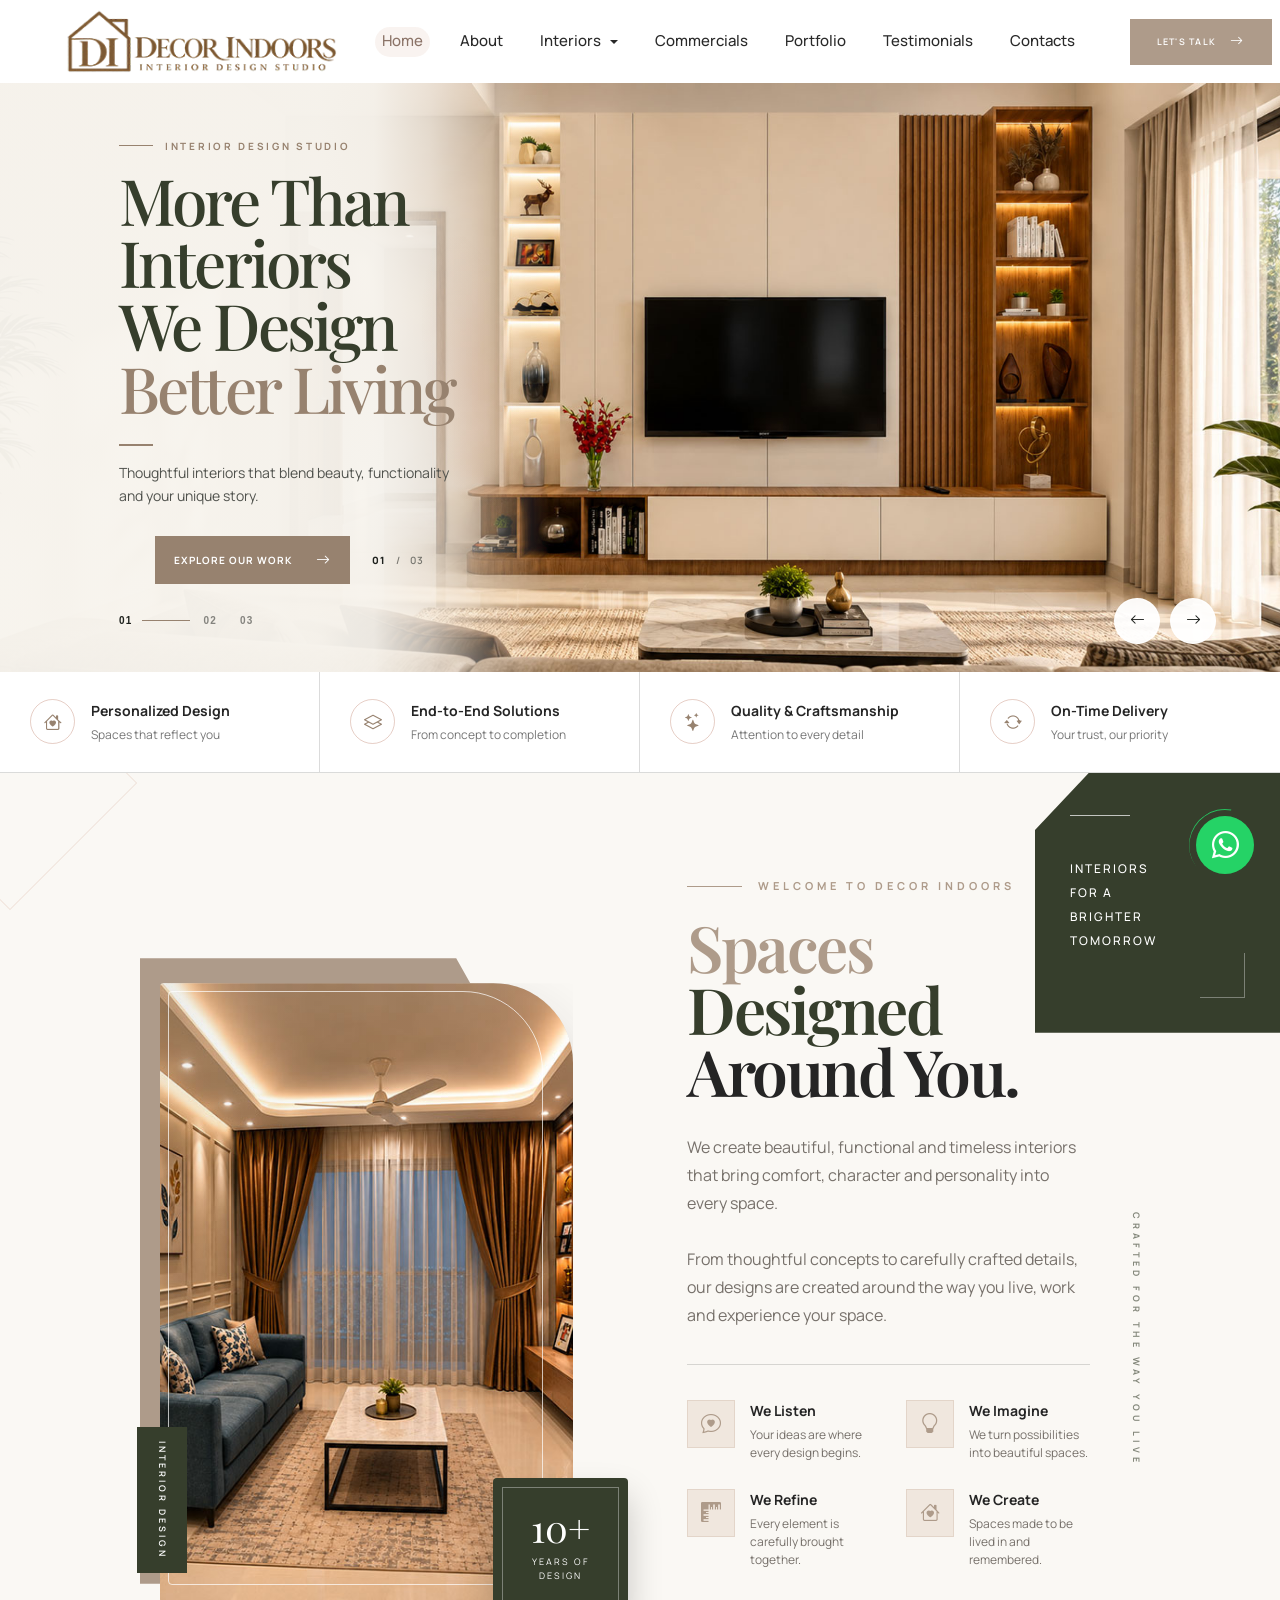
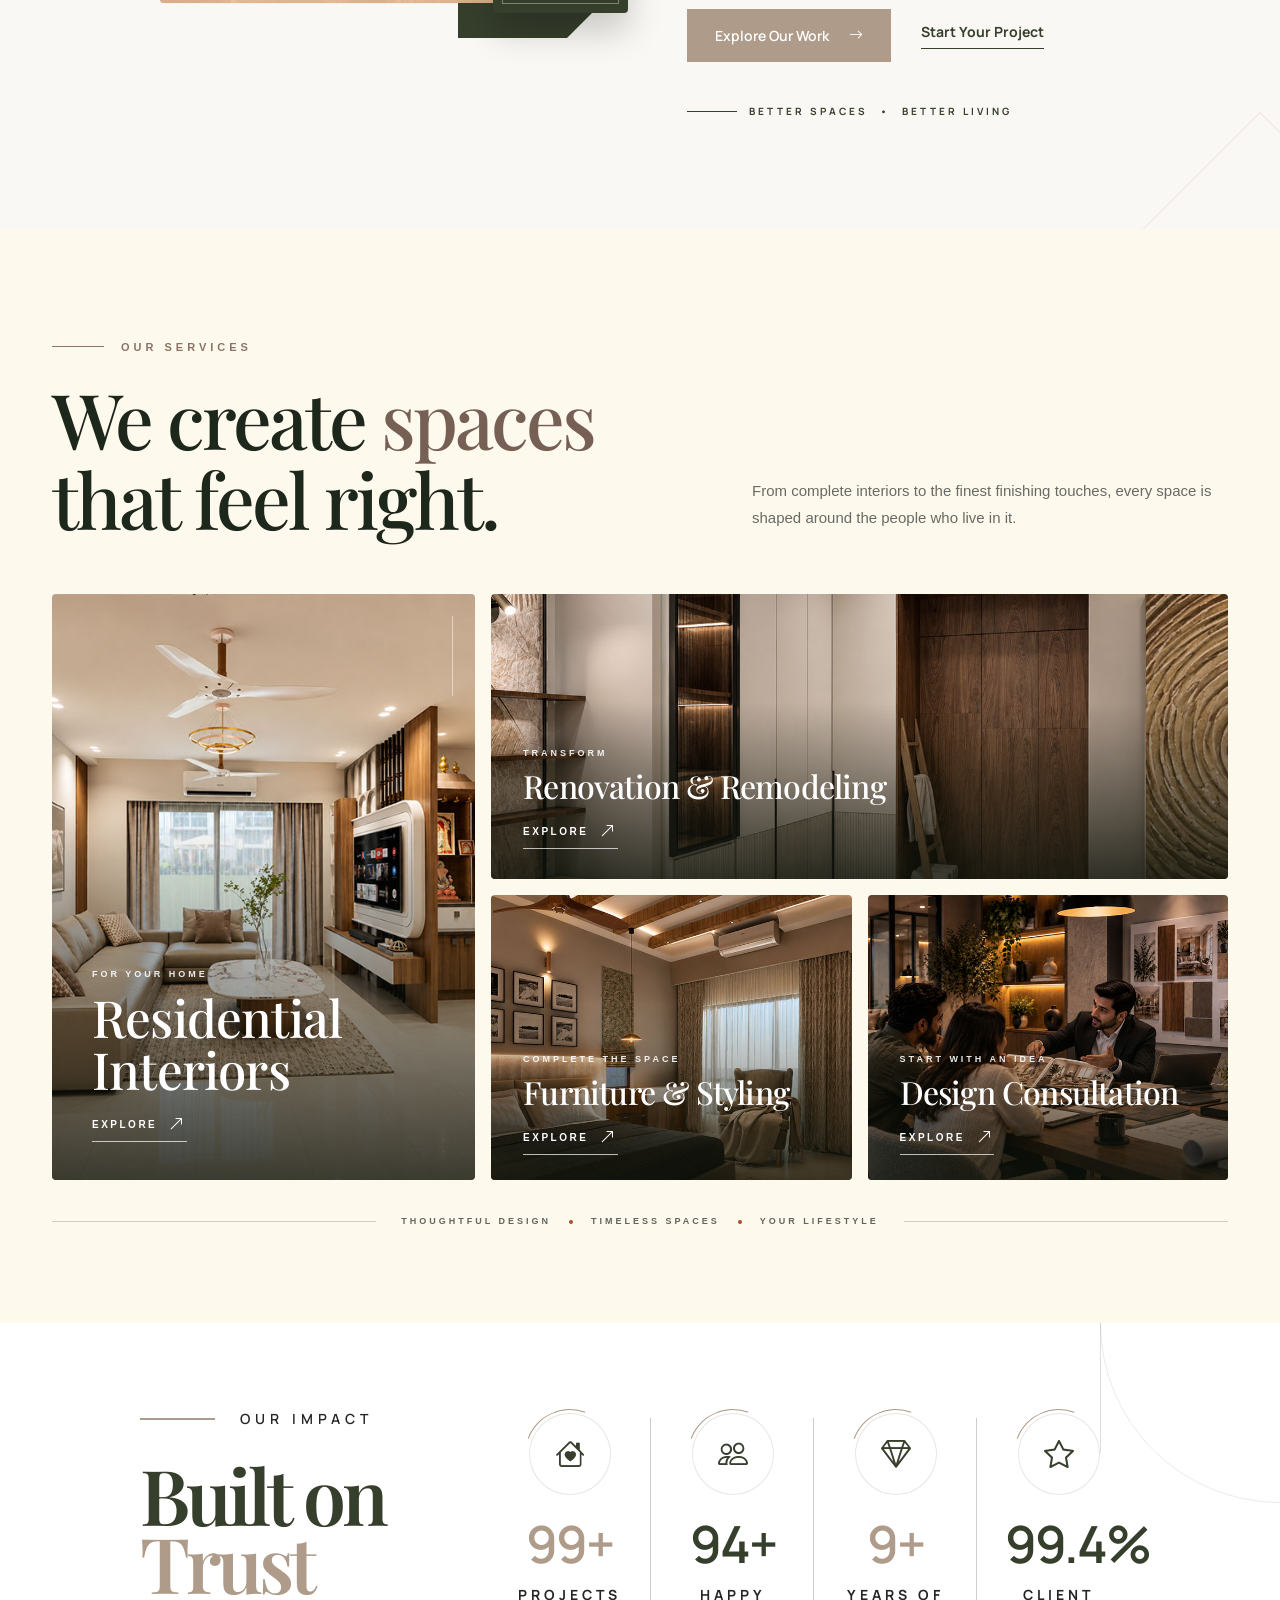
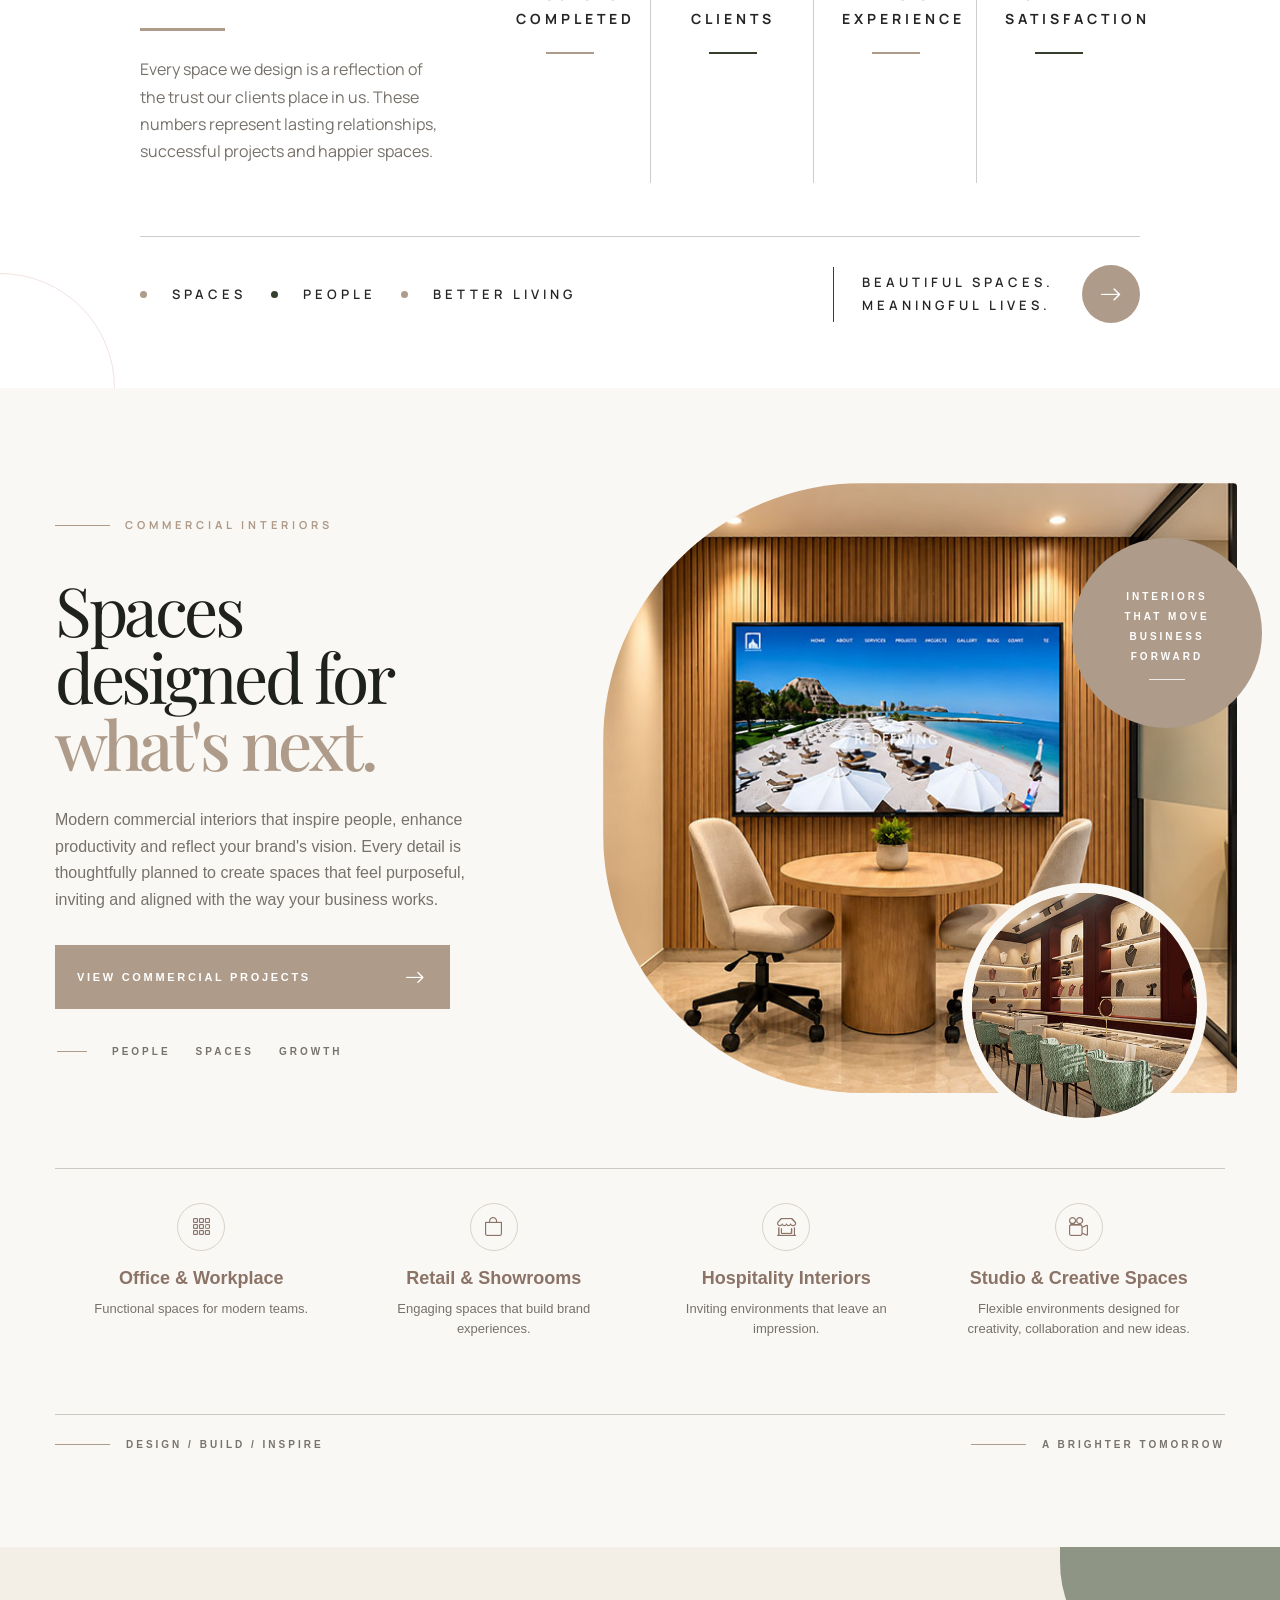
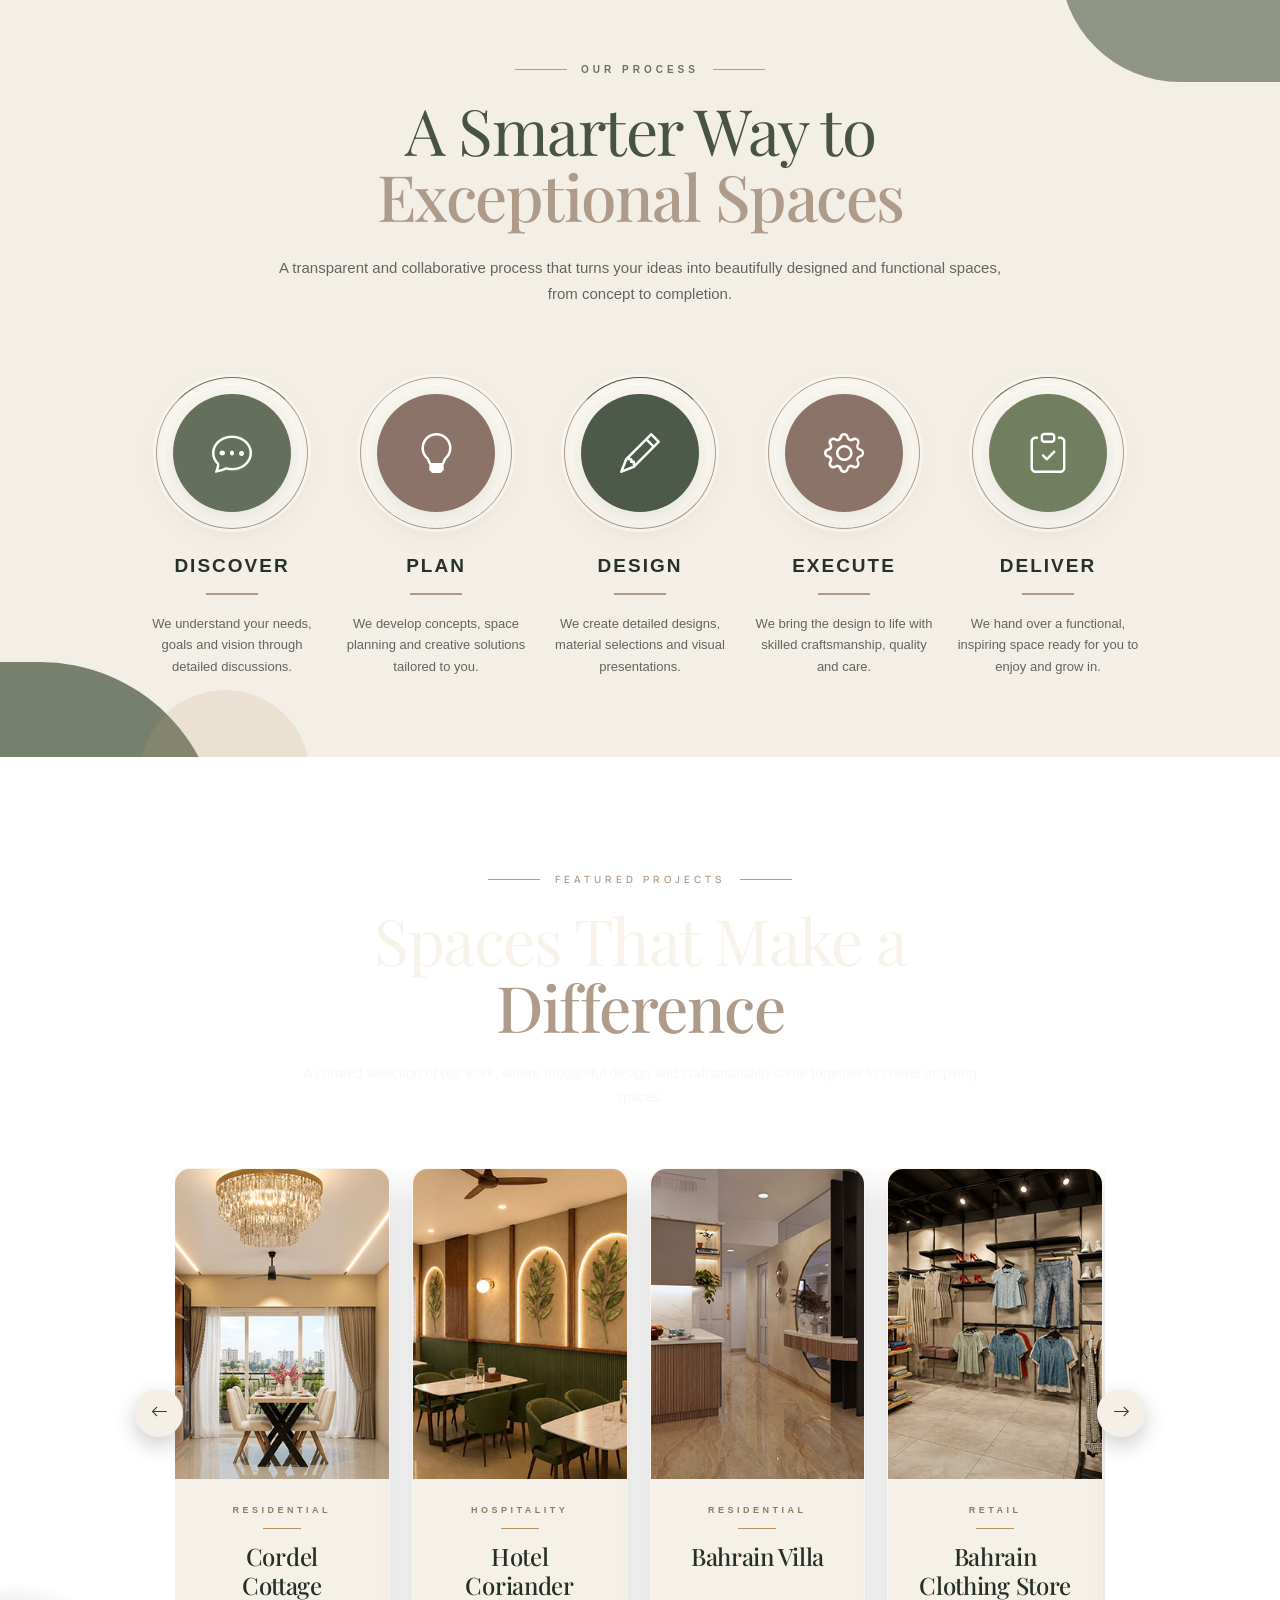
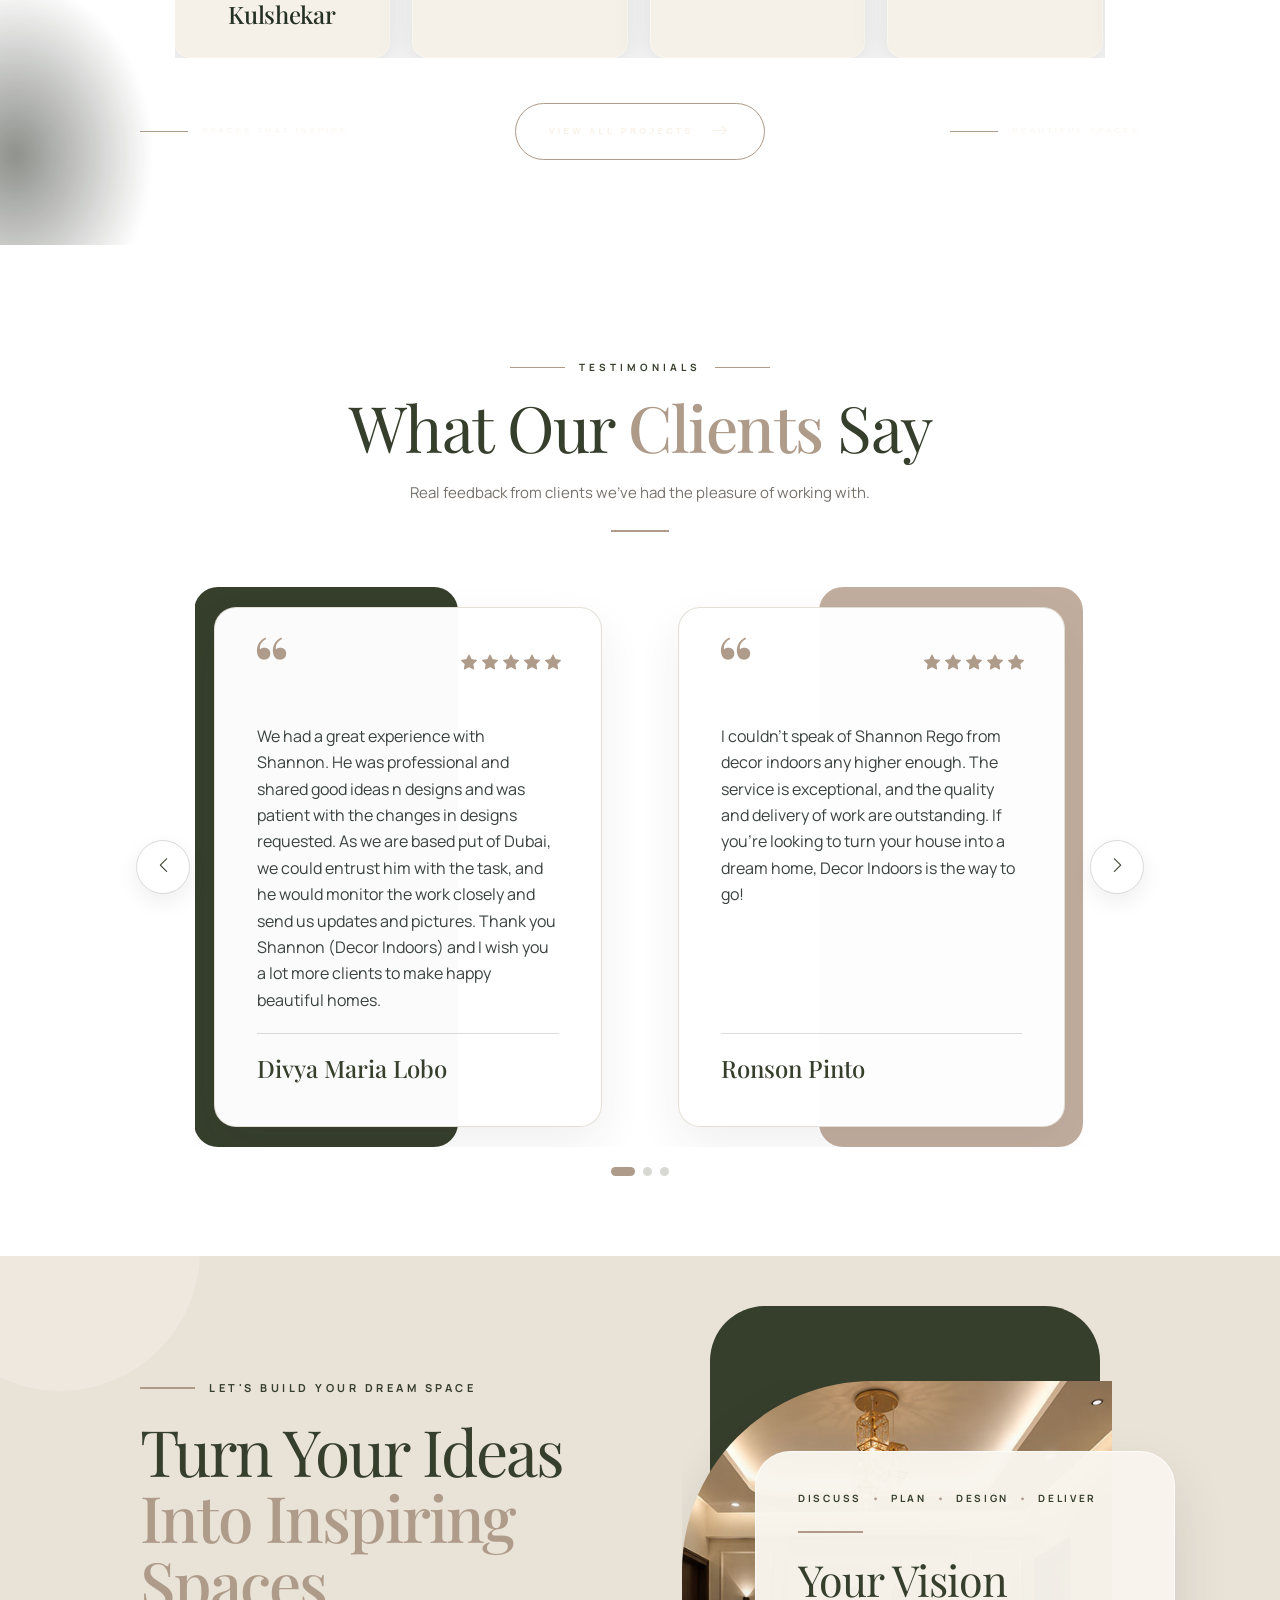
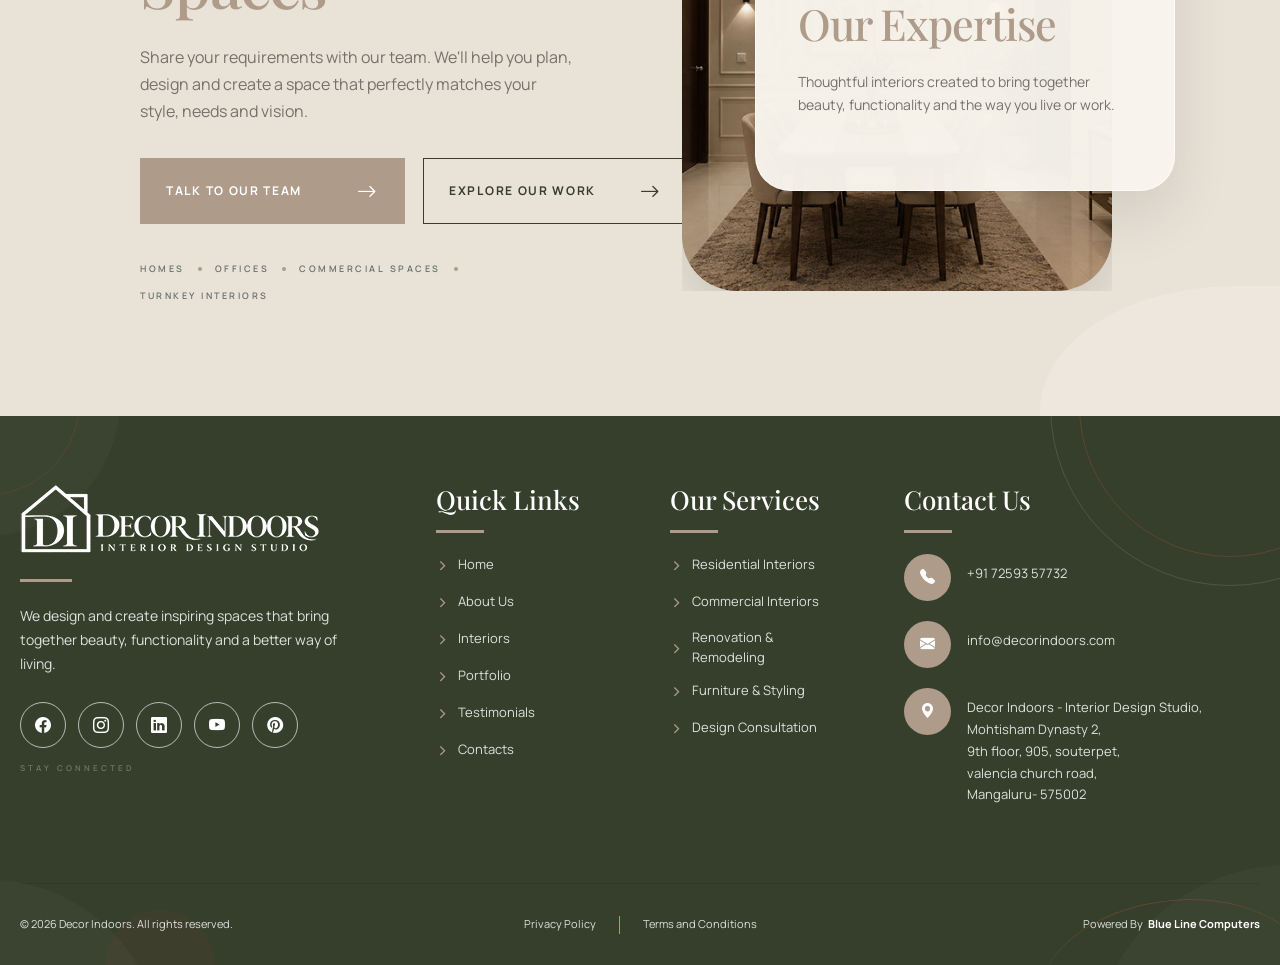
<file: index.html>
<!DOCTYPE html>
<html lang="en">

<head>
    <meta charset="UTF-8">
    <meta name="viewport" content="width=device-width, initial-scale=1.0">
    <meta http-equiv="X-UA-Compatible" content="IE=edge">
    <title>DECOR INDOORS - Interior Design Studio  Mangalore</title>
    <link rel="shortcut icon" href="images/favicon.png">
    <meta name="theme-color" content="#373f2e">
    <link rel="stylesheet" href="css/bootstrap.min.css">
    <link href="https://cdn.jsdelivr.net/npm/bootstrap-icons@1.11.3/font/bootstrap-icons.css" rel="stylesheet">

    <link href="https://cdnjs.cloudflare.com/ajax/libs/font-awesome/6.7.2/css/all.min.css" rel="stylesheet">




    <!-- =========================================================
         GOOGLE FONTS
    ========================================================== -->

    <link rel="stylesheet" href="https://cdnjs.cloudflare.com/ajax/libs/OwlCarousel2/2.3.4/assets/owl.carousel.min.css">
    <link rel="stylesheet"
        href="https://cdnjs.cloudflare.com/ajax/libs/OwlCarousel2/2.3.4/assets/owl.theme.default.min.css">

    <!-- Google Fonts -->
    <link rel="preconnect" href="https://fonts.googleapis.com">
    <link rel="preconnect" href="https://fonts.gstatic.com" crossorigin>
    <link
        href="https://fonts.googleapis.com/css2?family=Manrope:wght@400;500;600;700&family=Playfair+Display:wght@400;500;600&display=swap"
        rel="stylesheet">





    <link rel="stylesheet" href="css/style.css">

</head>

<body>
    <!-- =========================================================
     DECOR INDOORS HEADER
========================================================= -->

    <header class="di-main-header" id="diMainHeader">

        <div class="di-header-inner">


            <!-- =====================================================
             LOGO
        ====================================================== -->

            <a href="index.html" class="di-brand">

                <!-- CHANGE THIS TO YOUR LOGO FILE -->
                <figure>
                    <img src="images/decor-indoors-logo.png" alt="Decor Indoors" class="di-brand-logo">
                    <figcaption class="cr-only">
                        Decor Indoors official brand logo.
                    </figcaption>
                </figure>


            </a>



            <!-- =====================================================
             DESKTOP MENU

             IMPORTANT:
             This is the ONLY menu.

             JavaScript moves this exact Bootstrap navbar
             into the offcanvas on mobile.
        ====================================================== -->

            <nav class="di-desktop-navigation navbar navbar-expand-lg" id="diNavigation">

                <ul class="navbar-nav">


                    <!-- HOME -->

                    <li class="nav-item">
                        <a class="nav-link di-active-link" href="index.html">
                            Home
                        </a>
                    </li>


                    <!-- ABOUT -->

                    <li class="nav-item">
                        <a class="nav-link" href="decor-indoors-about-us.html">
                            About
                        </a>
                    </li>


                    <!-- INTERIORS -->

                    <li class="nav-item dropdown">

                        <a class="nav-link dropdown-toggle" href="#" role="button" data-bs-toggle="dropdown"
                            aria-expanded="false">
                            Interiors
                        </a>


                        <ul class="dropdown-menu">

                            <li>
                                <a class="dropdown-item" href="decor-indoors-interiors-residential-interiors.html">
                                    Residential Interiors
                                </a>
                            </li>

                            <li>
                                <a class="dropdown-item" href="decor-indoors-interiors-renovation-and-remodeling.html">
                                    Renovation &amp; Remodeling
                                </a>
                            </li>

                            <li>
                                <a class="dropdown-item" href="decor-indoors-interiors-furniture-and-styling.html">
                                    Furniture &amp; Styling
                                </a>
                            </li>

                            <li>
                                <a class="dropdown-item" href="decor-indoors-interiors-design-counsultation.html">
                                    Design Consultation
                                </a>
                            </li>

                        </ul>

                    </li>


                    <!-- COMMERCIALS -->

                    <li class="nav-item">

                        <a class="nav-link" href="decor-indoors-commercials.html">
                            Commercials
                        </a>

                    </li>


                    <!-- PORTFOLIO -->

                    <li class="nav-item">

                        <a class="nav-link" href="decor-indoors-portfolio.html">
                            Portfolio
                        </a>

                    </li>


                    <!-- TESTIMONIALS -->

                    <li class="nav-item">

                        <a class="nav-link" href="decor-indoors-testimonials.html">
                            Testimonials
                        </a>

                    </li>


                    <!-- CONTACTS -->

                    <li class="nav-item">

                        <a class="nav-link" href="decor-indoors-contacts.html">
                            Contacts
                        </a>

                    </li>

                </ul>

            </nav>



            <!-- =====================================================
             DESKTOP CTA
        ====================================================== -->

            <a href="decor-indoors-contacts.html#contact-form" class="di-header-action">

                Let's Talk

                <i class="bi bi-arrow-right"></i>

            </a>



            <!-- =====================================================
             MOBILE MENU TOGGLER
        ====================================================== -->

            <button class="di-mobile-trigger" type="button" data-bs-toggle="offcanvas"
                data-bs-target="#diMobileOffcanvas" aria-controls="diMobileOffcanvas" aria-label="Open menu">

                <span class="di-mobile-trigger-inner">

                    <span class="di-mobile-trigger-line"></span>
                    <span class="di-mobile-trigger-line"></span>
                    <span class="di-mobile-trigger-line"></span>

                </span>

            </button>


        </div>

    </header>
    <article>

        <section class="di-hero-slider">

            <div id="diDecorSlider" class="carousel slide carousel-fade di-hero-carousel" data-bs-ride="carousel"
                data-bs-interval="6500" data-bs-pause="hover">

                <div class="carousel-inner">

                    <!-- SLIDE 01 -->
                    <div class="carousel-item active">
                        <div class="di-slide">

                            <figure>
                                <img src="images/decor-indoors-slider1.jpg" class="di-slide-image"
                                    alt="Luxury living room interior">
                                <img src="images/decor-indoors-slider1-mobile.jpg" class="di-slide-image-mobile"
                                    alt="Luxury living room interior">
                                <figcaption class="cr-only">
                                    Luxury living room interior designed by Decor Indoors.
                                </figcaption>
                            </figure>

                            <div class="di-slide-content">
                                <div class="di-slide-content-inner">

                                    <div class="di-slide-kicker">
                                        Interior Design Studio
                                    </div>

                                    <h1 class="di-slide-title">
                                        <span class="slide-line line-1"><span>More Than</span></span>
                                        <span class="slide-line line-2"><span>Interiors</span></span>
                                        <span class="slide-line line-3"><span>We Design</span></span>
                                        <span class="slide-line line-4"><span class="accent">Better Living</span></span>
                                    </h1>

                                    <p class="di-slide-description">
                                        Thoughtful interiors that blend beauty,
                                        functionality and your unique story.
                                    </p>

                                    <div class="di-slide-action">

                                        <a href="decor-indoors-portfolio.html" class="di-main-button">
                                            Explore Our Work
                                            <i class="bi bi-arrow-right"></i>
                                        </a>

                                        <div class="di-slide-counter">
                                            <strong>01</strong>
                                            <span>/</span>
                                            <span>03</span>
                                        </div>

                                    </div>

                                </div>
                            </div>



                        </div>
                    </div>


                    <!-- SLIDE 02 -->
                    <div class="carousel-item">
                        <div class="di-slide">

                            <figure>
                                <img src="images/decor-indoors-slider2.jpg" class="di-slide-image"
                                    alt="Elegant contemporary interior">
                                <img src="images/decor-indoors-slider2-mobile.jpg"
                                class="di-slide-image-mobile"
                                    alt="Elegant contemporary interior">
                                <figcaption class="cr-only">
                                    Elegant contemporary interior designed by Decor Indoors.
                                </figcaption>
                            </figure>

                            <div class="di-slide-content">
                                <div class="di-slide-content-inner">

                                    <div class="di-slide-kicker">
                                        Crafted Around You
                                    </div>

                                    <h2 class="di-slide-title">
                                        <span class="slide-line line-1"><span>Spaces That</span></span>
                                        <span class="slide-line line-2"><span>Feel <span class="accent">Like</span></span></span>
                                        <span class="slide-line line-3"><span>Home</span></span>
                                    </h2>

                                    <p class="di-slide-description">
                                        Every detail is considered to create
                                        interiors that feel personal, timeless
                                        and effortlessly beautiful.
                                    </p>

                                    <div class="di-slide-action">

                                        <a href="decor-indoors-about-us.html" class="di-main-button">
                                            Discover Our Approach
                                            <i class="bi bi-arrow-right"></i>
                                        </a>

                                        <div class="di-slide-counter">
                                            <strong>02</strong>
                                            <span>/</span>
                                            <span>03</span>
                                        </div>

                                    </div>

                                </div>
                            </div>



                        </div>
                    </div>


                    <!-- SLIDE 03 -->
                    <div class="carousel-item">
                        <div class="di-slide">

                            <figure>
                                <img src="images/decor-indoors-slider3.jpg" class="di-slide-image" 
                                    alt="Warm premium interior">
                                    <img src="images/decor-indoors-slider3-mobile.jpg" class="di-slide-image-mobile"
                                    alt="Warm premium interior">
                                <figcaption class="cr-only">
                                    Warm premium interior designed by Decor Indoors.
                                </figcaption>
                            </figure>

                            <div class="di-slide-content">
                                <div class="di-slide-content-inner">

                                    <div class="di-slide-kicker">
                                        Designed To Last
                                    </div>

                                    <h2 class="di-slide-title">
                                        <span class="slide-line line-1"><span>Your Space</span></span>
                                        <span class="slide-line line-2"><span>Your Story</span></span>
                                        <span class="slide-line line-3"><span class="accent">Our Design</span></span>
                                    </h2>

                                    <p class="di-slide-description">
                                        From the first idea to the final detail,
                                        we create spaces designed to evolve
                                        beautifully with you.
                                    </p>

                                    <div class="di-slide-action">

                                        <a href="decor-indoors-contacts.html#contact-form" class="di-main-button">
                                            Start Your Project
                                            <i class="bi bi-arrow-right"></i>
                                        </a>

                                        <div class="di-slide-counter">
                                            <strong>03</strong>
                                            <span>/</span>
                                            <span>03</span>
                                        </div>

                                    </div>

                                </div>
                            </div>



                        </div>
                    </div>

                </div>





                <!-- CONTROLS -->
                <div class="di-slider-controls">

                    <div class="di-slide-indicators">

                        <button type="button" class="di-slide-indicator active" data-bs-target="#diDecorSlider"
                            data-bs-slide-to="0" aria-label="Slide 1">
                            01
                            <span></span>
                        </button>

                        <button type="button" class="di-slide-indicator" data-bs-target="#diDecorSlider"
                            data-bs-slide-to="1" aria-label="Slide 2">
                            02
                            <span></span>
                        </button>

                        <button type="button" class="di-slide-indicator" data-bs-target="#diDecorSlider"
                            data-bs-slide-to="2" aria-label="Slide 3">
                            03
                            <span></span>
                        </button>

                    </div>


                    <div class="di-slider-arrows">

                        <button type="button" class="di-slider-arrow" data-bs-target="#diDecorSlider"
                            data-bs-slide="prev" aria-label="Previous slide">
                            <i class="bi bi-arrow-left"></i>
                        </button>

                        <button type="button" class="di-slider-arrow" data-bs-target="#diDecorSlider"
                            data-bs-slide="next" aria-label="Next slide">
                            <i class="bi bi-arrow-right"></i>
                        </button>

                    </div>

                </div>

            </div>
        </section>

        <!-- =============================================================
     FEATURE STRIP - BELOW SLIDER
============================================================= -->

        <section class="di-feature-strip">

            <div class="di-feature-grid">

                <div class="di-feature-item">
                    <div class="di-feature-icon">
                        <i class="bi bi-house-heart"></i>
                    </div>

                    <div>
                        <p class="di-feature-title">
                            Personalized Design
                        </p>

                        <p class="di-feature-text">
                            Spaces that reflect you
                        </p>
                    </div>
                </div>


                <div class="di-feature-item">
                    <div class="di-feature-icon">
                        <i class="bi bi-layers"></i>
                    </div>

                    <div>
                        <p class="di-feature-title">
                            End-to-End Solutions
                        </p>

                        <p class="di-feature-text">
                            From concept to completion
                        </p>
                    </div>
                </div>


                <div class="di-feature-item">
                    <div class="di-feature-icon">
                        <i class="bi bi-stars"></i>
                    </div>

                    <div>
                        <p class="di-feature-title">
                            Quality &amp; Craftsmanship
                        </p>

                        <p class="di-feature-text">
                            Attention to every detail
                        </p>
                    </div>
                </div>


                <div class="di-feature-item">
                    <div class="di-feature-icon">
                        <i class="bi bi-arrow-repeat"></i>
                    </div>

                    <div>
                        <p class="di-feature-title">
                            On-Time Delivery
                        </p>

                        <p class="di-feature-text">
                            Your trust, our priority
                        </p>
                    </div>
                </div>

            </div>

        </section>



        <!-- =========================================================
     DECOR INDOORS WELCOME SECTION
========================================================= -->

        <section class="di-welcome-section">


            <!-- Decorative background geometry -->

            <div class="di-bg-line di-bg-line-1"></div>

            <div class="di-bg-line di-bg-line-2"></div>


            <div class="container di-welcome-wrapper">

                <div class="row align-items-center">


                    <!-- =================================================
                 IMAGE SIDE
            ================================================== -->

                    <div class="col-lg-6">

                        <div class="di-welcome-image-area">


                            <!-- Brown architectural background -->

                            <div class="di-image-back-block"></div>


                            <!-- Green geometric block -->

                            <div class="di-image-green-block"></div>


                            <!-- Image -->

                            <div class="di-welcome-image-frame">

                                <figure>
                                    <img src="images/decor-indoors1.jpg" alt="Decor Indoors Interior Design">
                                    <figcaption class="cr-only">
                                        Decor Indoors signature interior design project.
                                    </figcaption>
                                </figure>

                                <div class="di-image-outline"></div>

                            </div>


                            <!-- Project number -->

                            <!-- <div class="di-project-number">
                        01
                    </div> -->


                            <!-- Vertical label -->

                            <div class="di-image-label">
                                Interior Design
                            </div>


                            <!-- Experience -->

                            <div class="di-experience-badge">

                                <div class="di-experience-number">
                                    10+
                                </div>

                                <div class="di-experience-text">
                                    Years Of<br>
                                    Design
                                </div>

                            </div>


                        </div>

                    </div>


                    <!-- =================================================
                 CONTENT SIDE
            ================================================== -->

                    <div class="col-lg-6">

                        <div class="di-welcome-content-area">


                            <!-- Kicker -->

                            <div class="di-welcome-kicker">

                                <span></span>

                                Welcome To Decor Indoors

                            </div>


                            <!-- Heading -->

                            <h1 class="di-welcome-heading">

                                <span class="di-heading-brown">
                                    Spaces
                                </span>

                                <br>

                                <span class="di-heading-green">
                                    Designed
                                </span>

                                <br>

                                <span>
                                    Around You.
                                </span>

                            </h1>


                            <!-- Description -->

                            <div class="di-welcome-intro">

                                We create beautiful, functional and timeless
                                interiors that bring comfort, character and
                                personality into every space.

                                <br><br>

                                From thoughtful concepts to carefully crafted
                                details, our designs are created around the way
                                you live, work and experience your space.

                            </div>


                            <!-- Divider -->

                            <div class="di-welcome-divider"></div>


                            <!-- Features -->

                            <div class="di-welcome-features">


                                <!-- Feature 1 -->

                                <div class="di-welcome-feature">

                                    <div class="di-feature-icon1">
                                        <i class="bi bi-chat-heart"></i>
                                    </div>

                                    <div>

                                        <div class="di-feature-title">
                                            We Listen
                                        </div>

                                        <div class="di-feature-description">
                                            Your ideas are where every design begins.
                                        </div>

                                    </div>

                                </div>


                                <!-- Feature 2 -->

                                <div class="di-welcome-feature">

                                    <div class="di-feature-icon1">
                                        <i class="bi bi-lightbulb"></i>
                                    </div>

                                    <div>

                                        <div class="di-feature-title">
                                            We Imagine
                                        </div>

                                        <div class="di-feature-description">
                                            We turn possibilities into beautiful spaces.
                                        </div>

                                    </div>

                                </div>


                                <!-- Feature 3 -->

                                <div class="di-welcome-feature">

                                    <div class="di-feature-icon1">
                                        <i class="bi bi-rulers"></i>
                                    </div>

                                    <div>

                                        <div class="di-feature-title">
                                            We Refine
                                        </div>

                                        <div class="di-feature-description">
                                            Every element is carefully brought together.
                                        </div>

                                    </div>

                                </div>


                                <!-- Feature 4 -->

                                <div class="di-welcome-feature">

                                    <div class="di-feature-icon1">
                                        <i class="bi bi-house-heart"></i>
                                    </div>

                                    <div>

                                        <div class="di-feature-title">
                                            We Create
                                        </div>

                                        <div class="di-feature-description">
                                            Spaces made to be lived in and remembered.
                                        </div>

                                    </div>

                                </div>


                            </div>


                            <!-- Buttons -->

                            <div class="di-welcome-buttons">

                                <a href="decor-indoors-portfolio.html" class="di-welcome-primary-btn">

                                    Explore Our Work

                                    <i class="bi bi-arrow-right"></i>

                                </a>


                                <a href="decor-indoors-contacts.html#contact-form" class="di-welcome-secondary-btn">
                                    Start Your Project
                                </a>

                            </div>


                            <!-- Quote -->

                            <div class="di-welcome-quote">

                                Better Spaces
                                <span>•</span>
                                Better Living

                            </div>


                        </div>

                    </div>

                </div>

            </div>


            <!-- =====================================================
         TOP RIGHT GEOMETRIC DESIGN
    ====================================================== -->

            <div class="di-top-design">

                <!-- <div class="di-top-design-number">
            01
        </div> -->

                <div class="di-top-design-text">

                    Interiors<br>
                    For A<br>
                    Brighter<br>
                    Tomorrow

                </div>

            </div>


            <!-- Side text -->

            <div class="di-side-text">
                Crafted For The Way You Live
            </div>


        </section>


        <!-- =========================
     OUR SERVICES SECTION
========================= -->



        <!-- =====================================================
     DECOR INDOORS - OUR SERVICES
===================================================== -->
        <section class="di-services">

            <div class="container">

                <!-- TOP -->
                <div class="row align-items-end di-services-top">

                    <div class="col-lg-7">

                        <div class="di-services-label">
                            <span></span>
                            OUR SERVICES
                        </div>

                        <h2 class="di-services-title">
                            We create
                            <span>spaces</span>
                            that feel right.
                        </h2>

                    </div>

                    <div class="col-lg-5">

                        <div class="di-services-top-text">
                            From complete interiors to the finest finishing
                            touches, every space is shaped around the people
                            who live in it.
                        </div>

                    </div>

                </div>


                <!-- SERVICES -->
                <div class="di-services-gallery">

                    <!-- LEFT LARGE -->
                    <div class="di-service service-large">

                        <figure>
                            <img src="images/decor-indoors-services1.jpg" alt="Residential Interiors">
                            <figcaption class="cr-only">
                                Residential interiors service by Decor Indoors.
                            </figcaption>
                        </figure>

                        <div class="di-service-shade"></div>

                        <div class="di-service-content">

                            <div class="di-service-small">
                                FOR YOUR HOME
                            </div>

                            <h3>
                                Residential
                                <br>
                                Interiors
                            </h3>

                            <a href="decor-indoors-interiors-residential-interiors.html" class="di-service-link">
                                <span>Explore</span>
                                <i class="bi bi-arrow-up-right"></i>
                            </a>

                        </div>

                    </div>


                    <!-- RIGHT TOP -->
                    <div class="di-service service-top">

                        <figure>
                            <img src="images/decor-indoors-services2.jpg" alt="Renovation and Remodeling">
                            <figcaption class="cr-only">
                                Renovation and remodeling service by Decor Indoors.
                            </figcaption>
                        </figure>

                        <div class="di-service-shade"></div>

                        <div class="di-service-content">

                            <div class="di-service-small">
                                TRANSFORM
                            </div>

                            <h3>
                                Renovation &
                                Remodeling
                            </h3>

                            <a href="decor-indoors-interiors-renovation-and-remodeling.html" class="di-service-link">
                                <span>Explore</span>
                                <i class="bi bi-arrow-up-right"></i>
                            </a>

                        </div>

                    </div>


                    <!-- RIGHT BOTTOM LEFT -->
                    <div class="di-service service-bottom-left">

                        <figure>
                            <img src="images/decor-indoors-services3.jpg" alt="Furniture and Styling">
                            <figcaption class="cr-only">
                                Furniture and styling service by Decor Indoors.
                            </figcaption>
                        </figure>

                        <div class="di-service-shade"></div>

                        <div class="di-service-content">

                            <div class="di-service-small">
                                COMPLETE THE SPACE
                            </div>

                            <h3>
                                Furniture &
                                Styling
                            </h3>

                            <a href="decor-indoors-interiors-furniture-and-styling.html" class="di-service-link">
                                <span>Explore</span>
                                <i class="bi bi-arrow-up-right"></i>
                            </a>

                        </div>

                    </div>


                    <!-- RIGHT BOTTOM RIGHT -->
                    <div class="di-service service-bottom-right">

                        <figure>
                            <img src="images/decor-indoors-services4.jpg" alt="Design Consultation">
                            <figcaption class="cr-only">
                                Design consultation service by Decor Indoors.
                            </figcaption>
                        </figure>

                        <div class="di-service-shade"></div>

                        <div class="di-service-content">

                            <div class="di-service-small">
                                START WITH AN IDEA
                            </div>

                            <h3>
                                Design
                                Consultation
                            </h3>

                            <a href="decor-indoors-interiors-design-counsultation.html" class="di-service-link">
                                <span>Explore</span>
                                <i class="bi bi-arrow-up-right"></i>
                            </a>

                        </div>

                    </div>

                </div>


                <!-- BOTTOM STATEMENT -->
                <div class="di-services-footer">

                    <div class="di-services-footer-line"></div>

                    <div class="di-services-footer-content">

                        <span>
                            THOUGHTFUL DESIGN
                        </span>

                        <span class="di-footer-dot"></span>

                        <span>
                            TIMELESS SPACES
                        </span>

                        <span class="di-footer-dot"></span>

                        <span>
                            YOUR LIFESTYLE
                        </span>

                    </div>

                    <div class="di-services-footer-line"></div>

                </div>

            </div>

        </section>


        <!-- =========================================================
     DECOR INDOORS - IMPACT / STATUS SECTION
========================================================= -->

        <section class="di-impact-section">

            <!-- Decorative background -->
            <div class="di-impact-bg-circle"></div>
            <div class="di-impact-bg-circle-2"></div>
            <div class="di-impact-bg-line"></div>


            <div class="container">

                <div class="di-impact-wrapper">

                    <div class="row align-items-start g-0">


                        <!-- =================================================
                     LEFT CONTENT
                ================================================= -->

                        <div class="col-lg-4">

                            <div class="di-impact-intro">

                                <div class="di-impact-kicker">
                                    Our Impact
                                </div>


                                <h2 class="di-impact-heading">

                                    Built on

                                    <span>Trust</span>

                                </h2>


                                <div class="di-impact-heading-line"></div>


                                <p class="di-impact-text">
                                    Every space we design is a reflection
                                    of the trust our clients place in us.
                                    These numbers represent lasting
                                    relationships, successful projects
                                    and happier spaces.
                                </p>

                            </div>

                        </div>



                        <!-- =================================================
                     RIGHT STATISTICS
                ================================================= -->

                        <div class="col-lg-8">

                            <div class="di-impact-stats">

                                <div class="di-stat-row">


                                    <!-- =====================================
                                 STAT 01
                            ====================================== -->

                                    <div class="di-stat-item">

                                        <div class="di-stat-icon-wrap">

                                            <i class="bi bi-house-heart"></i>

                                        </div>


                                        <div class="di-stat-number" data-target="100" data-suffix="+">
                                            0
                                        </div>


                                        <div class="di-stat-title">
                                            Projects<br>
                                            Completed
                                        </div>


                                        <div class="di-stat-title-line"></div>

                                    </div>



                                    <!-- =====================================
                                 STAT 02
                            ====================================== -->

                                    <div class="di-stat-item">

                                        <div class="di-stat-icon-wrap">

                                            <i class="bi bi-people"></i>

                                        </div>


                                        <div class="di-stat-number" data-target="95" data-suffix="+">
                                            0
                                        </div>


                                        <div class="di-stat-title">
                                            Happy<br>
                                            Clients
                                        </div>


                                        <div class="di-stat-title-line"></div>

                                    </div>



                                    <!-- =====================================
                                 STAT 03
                            ====================================== -->

                                    <div class="di-stat-item">

                                        <div class="di-stat-icon-wrap">

                                            <i class="bi bi-gem"></i>

                                        </div>


                                        <div class="di-stat-number" data-target="10" data-suffix="+">
                                            0
                                        </div>


                                        <div class="di-stat-title">
                                            Years Of<br>
                                            Experience
                                        </div>


                                        <div class="di-stat-title-line"></div>

                                    </div>



                                    <!-- =====================================
                                 STAT 04
                            ====================================== -->

                                    <div class="di-stat-item">

                                        <div class="di-stat-icon-wrap">

                                            <i class="bi bi-star"></i>

                                        </div>


                                        <div class="di-stat-number" data-target="99.5" data-suffix="%">
                                            0
                                        </div>


                                        <div class="di-stat-title">
                                            Client<br>
                                            Satisfaction
                                        </div>


                                        <div class="di-stat-title-line"></div>

                                    </div>


                                </div>

                            </div>

                        </div>

                    </div>



                    <!-- =====================================================
                 BOTTOM STRIP
            ====================================================== -->

                    <div class="di-impact-bottom">

                        <div class="row align-items-center">


                            <div class="col-lg-7">

                                <div class="di-impact-bottom-left">

                                    <span></span>

                                    Spaces

                                    <span></span>

                                    People

                                    <span></span>

                                    Better Living

                                </div>

                            </div>


                            <div class="col-lg-5">

                                <div class="di-impact-bottom-right">

                                    <div class="di-impact-bottom-divider"></div>


                                    <div class="di-impact-bottom-text">
                                        Beautiful Spaces.<br>
                                        Meaningful Lives.
                                    </div>


                                    <a class="di-impact-arrow" href="decor-indoors-about-us.html">

                                        <i class="bi bi-arrow-right"></i>

                                    </a>

                                </div>

                            </div>

                        </div>

                    </div>


                </div>

            </div>

        </section>



        <section class="di-commercial-section">

            <!-- Decorative background plant -->
            <div class="di-commercial-plant"></div>

            <div class="container-fluid di-commercial-container">

                <!-- HERO -->
                <div class="row align-items-center di-commercial-hero">

                    <!-- LEFT CONTENT -->
                    <div class="col-lg-5 di-commercial-content">

                        <div class="di-commercial-kicker">
                            <span></span>
                            COMMERCIAL INTERIORS
                        </div>

                        <h2 class="di-commercial-title">
                            Spaces
                            <br>
                            designed for
                            <br>
                            <strong>what's next.</strong>
                        </h2>

                        <p class="di-commercial-description">
                            Modern commercial interiors that inspire people, enhance productivity and reflect your
                            brand's vision. Every detail is thoughtfully planned to create spaces that feel purposeful,
                            inviting and aligned with the way your business works.
                        </p>

                        <a href="decor-indoors-commercials.html" class="di-commercial-btn">
                            <span>VIEW COMMERCIAL PROJECTS</span>
                            <i class="bi bi-arrow-right"></i>
                        </a>

                        <div class="di-commercial-keywords">
                            <span>PEOPLE</span>
                            <span>SPACES</span>
                            <span>GROWTH</span>
                        </div>

                    </div>


                    <!-- RIGHT VISUAL -->
                    <div class="col-lg-7 di-commercial-visual">

                        <!-- Main image -->
                        <div class="di-commercial-main-image">

                            <figure>
                                <img src="images/decor-indoors-commercial-interior-main-img.jpg"
                                    alt="Modern Commercial Interior">
                                <figcaption class="cr-only">
                                    Modern commercial interior designed by Decor Indoors.
                                </figcaption>
                            </figure>

                        </div>


                        <!-- Brown floating circle -->
                        <div class="di-commercial-circle">

                            <span>
                                INTERIORS
                                <br>
                                THAT MOVE
                                <br>
                                BUSINESS
                                <br>
                                FORWARD
                            </span>

                            <div class="di-circle-line"></div>

                        </div>


                        <!-- Secondary image -->
                        <div class="di-commercial-small-image">

                            <figure>
                                <img src="images/decor-indoors-commercial-interior-small-img.jpg"
                                    alt="Commercial Lounge Interior">
                                <figcaption class="cr-only">
                                    Commercial lounge interior designed by Decor Indoors.
                                </figcaption>
                            </figure>

                        </div>

                    </div>

                </div>


                <!-- SERVICES -->
                <div class="di-commercial-services">

                    <div class="row g-0">

                        <!-- ITEM -->
                        <div class="col-md-6 col-xl-3">
                            <div class="di-commercial-service">

                                <div class="di-service-icon">
                                    <i class="bi bi-grid-3x3-gap"></i>
                                </div>

                                <h3>Office & Workplace</h3>

                                <p>
                                    Functional spaces for modern teams.
                                </p>

                            </div>
                        </div>


                        <!-- ITEM -->
                        <div class="col-md-6 col-xl-3">
                            <div class="di-commercial-service">

                                <div class="di-service-icon">
                                    <i class="bi bi-bag"></i>
                                </div>

                                <h3>Retail & Showrooms</h3>

                                <p>
                                    Engaging spaces that build brand experiences.
                                </p>

                            </div>
                        </div>


                        <!-- ITEM -->
                        <div class="col-md-6 col-xl-3">
                            <div class="di-commercial-service">

                                <div class="di-service-icon">
                                    <i class="bi bi-shop-window"></i>
                                </div>

                                <h3>Hospitality Interiors</h3>

                                <p>
                                    Inviting environments that leave an impression.
                                </p>

                            </div>
                        </div>


                        <!-- ITEM -->
                        <div class="col-md-6 col-xl-3">
                            <div class="di-commercial-service">

                                <div class="di-service-icon">
                                    <i class="bi bi-camera-reels"></i>
                                </div>

                                <h3>Studio & Creative Spaces</h3>

                                <p>
                                    Flexible environments designed for creativity, collaboration and new ideas.
                                </p>

                            </div>
                        </div>

                    </div>

                </div>


                <!-- BOTTOM -->
                <div class="di-commercial-bottom">

                    <div class="di-bottom-left">
                        <span></span>
                        DESIGN / BUILD / INSPIRE
                    </div>

                    <div class="di-bottom-right">
                        <span></span>
                        A BRIGHTER TOMORROW
                    </div>

                </div>

            </div>

        </section>



        <section class="di-process-section">


            <!-- ===============================================
         BACKGROUND DECORATIONS
    ================================================ -->
            <!-- 
    <div class="di-process-bg-top-left"></div> -->

            <div class="di-process-bg-top-right"></div>

            <div class="di-process-bg-bottom-left"></div>




            <!-- Leaf as background image -->
            <div class="di-process-leaf"></div>



            <div class="container">


                <!-- =================================================
             HEADING
        ================================================== -->

                <div class="row justify-content-center">

                    <div class="col-xl-9 col-lg-10">

                        <div class="di-process-heading text-center">


                            <div class="di-process-kicker">

                                <span></span>

                                OUR PROCESS

                                <span></span>

                            </div>


                            <h2>

                                A Smarter Way to
                                <br>

                                <strong>Exceptional Spaces</strong>

                            </h2>


                            <p>
                                A transparent and collaborative process that turns
                                your ideas into beautifully designed and functional
                                spaces, from concept to completion.
                            </p>


                        </div>

                    </div>

                </div>



                <!-- =================================================
             PROCESS FLOW
        ================================================== -->

                <div class="di-process-flow">


                    <!-- ============================================
                 WAVY CONNECTOR
            ============================================= -->



                    <!-- ============================================
                 PROCESS GRID
            ============================================= -->

                    <div class="di-process-grid">


                        <!-- =========================================
                     DISCOVER
                ========================================== -->

                        <div class="di-process-item">

                            <div class="di-process-icon-wrap">

                                <div class="di-process-icon di-icon-green">

                                    <i class="bi bi-chat-dots"></i>

                                </div>

                            </div>


                            <div class="di-process-content">

                                <h3>
                                    DISCOVER
                                </h3>

                                <span class="di-process-divider"></span>

                                <p>
                                    We understand your needs, goals and
                                    vision through detailed discussions.
                                </p>

                            </div>

                        </div>



                        <!-- =========================================
                     PLAN
                ========================================== -->

                        <div class="di-process-item">

                            <div class="di-process-icon-wrap">

                                <div class="di-process-icon di-icon-gold">

                                    <i class="bi bi-lightbulb"></i>

                                </div>

                            </div>


                            <div class="di-process-content">

                                <h3>
                                    PLAN
                                </h3>

                                <span class="di-process-divider"></span>

                                <p>
                                    We develop concepts, space planning
                                    and creative solutions tailored to you.
                                </p>

                            </div>

                        </div>



                        <!-- =========================================
                     DESIGN
                ========================================== -->

                        <div class="di-process-item">

                            <div class="di-process-icon-wrap">

                                <div class="di-process-icon di-icon-green-dark">

                                    <i class="bi bi-pencil"></i>

                                </div>

                            </div>


                            <div class="di-process-content">

                                <h3>
                                    DESIGN
                                </h3>

                                <span class="di-process-divider"></span>

                                <p>
                                    We create detailed designs, material
                                    selections and visual presentations.
                                </p>

                            </div>

                        </div>



                        <!-- =========================================
                     EXECUTE
                ========================================== -->

                        <div class="di-process-item">

                            <div class="di-process-icon-wrap">

                                <div class="di-process-icon di-icon-gold">

                                    <i class="bi bi-gear"></i>

                                </div>

                            </div>


                            <div class="di-process-content">

                                <h3>
                                    EXECUTE
                                </h3>

                                <span class="di-process-divider"></span>

                                <p>
                                    We bring the design to life with skilled
                                    craftsmanship, quality and care.
                                </p>

                            </div>

                        </div>



                        <!-- =========================================
                     DELIVER
                ========================================== -->

                        <div class="di-process-item">

                            <div class="di-process-icon-wrap">

                                <div class="di-process-icon di-icon-green-light">

                                    <i class="bi bi-clipboard-check"></i>

                                </div>

                            </div>


                            <div class="di-process-content">

                                <h3>
                                    DELIVER
                                </h3>

                                <span class="di-process-divider"></span>

                                <p>
                                    We hand over a functional, inspiring
                                    space ready for you to enjoy and grow in.
                                </p>

                            </div>

                        </div>


                    </div>

                </div>






            </div>

        </section>


        <!-- =========================================================
     FEATURED PROJECTS
========================================================= -->

        <section class="di-featured-projects">

            <div class="di-featured-overlay"></div>




            <!-- Decorative foliage shadow -->
            <div class="di-featured-foliage"></div>


            <div class="container position-relative">

                <!-- =====================================================
             SECTION HEADING
        ====================================================== -->

                <div class="row justify-content-center">

                    <div class="col-xl-9 col-lg-10">

                        <div class="di-featured-heading text-center">

                            <div class="di-featured-kicker">

                                <span></span>

                                FEATURED PROJECTS

                                <span></span>

                            </div>


                            <h2>
                                Spaces That Make a
                                <strong>Difference</strong>
                            </h2>


                            <p>
                                A curated selection of our work, where thoughtful
                                design and craftsmanship come together to create
                                inspiring spaces.
                            </p>

                        </div>

                    </div>

                </div>


                <!-- =====================================================
             PROJECT CAROUSEL
        ====================================================== -->

                <div class="di-featured-carousel-wrap">

                    <!-- Custom previous -->
                    <button class="di-featured-nav di-featured-prev" type="button" aria-label="Previous project">
                        <i class="bi bi-arrow-left"></i>
                    </button>


                    <div class="owl-carousel owl-theme di-featured-carousel">


                        <!-- =================================================
                     PROJECT 1
                ================================================== -->

                        <div class="di-project-card">
                            <a href="decor-indoors-portfolio.html">

                                <div class="di-project-image">


                                    <figure>
                                        <img src="images/decor-indoors-featured-projet1.jpg"
                                            alt="Cordel Cottage Kulshekar">
                                        <figcaption class="cr-only">
                                            Cordel Cottage Kulshekar residential project by Decor Indoors.
                                        </figcaption>
                                    </figure>

                                </div>


                                <div class="di-project-info">

                                    <div class="di-project-category">
                                        RESIDENTIAL
                                    </div>

                                    <div class="di-project-line"></div>

                                    <h3>
                                        Cordel Cottage Kulshekar
                                    </h3>

                                </div>
                            </a>

                        </div>



                        <!-- =================================================
                     PROJECT 2
                ================================================== -->

                        <div class="di-project-card">
                            <a href="decor-indoors-portfolio.html">

                                <div class="di-project-image">

                                    <figure>
                                        <img src="images/decor-indoors-featured-projet2.jpg" alt="Hotel Coriander">
                                        <figcaption class="cr-only">
                                            Hotel Coriander hospitality project by Decor Indoors.
                                        </figcaption>
                                    </figure>

                                </div>


                                <div class="di-project-info">

                                    <div class="di-project-category">
                                        HOSPITALITY
                                    </div>

                                    <div class="di-project-line"></div>

                                    <h3>
                                        Hotel Coriander
                                    </h3>

                                </div>
                            </a>

                        </div>



                        <!-- =================================================
                     PROJECT 3
                ================================================== -->

                        <div class="di-project-card">
                            <a href="decor-indoors-portfolio.html">

                                <div class="di-project-image">

                                    <figure>
                                        <img src="images/decor-indoors-featured-projet3.jpg" alt="Bahrain Villa">
                                        <figcaption class="cr-only">
                                            Bahrain Villa residential project by Decor Indoors.
                                        </figcaption>
                                    </figure>

                                </div>


                                <div class="di-project-info">

                                    <div class="di-project-category">
                                        RESIDENTIAL
                                    </div>

                                    <div class="di-project-line"></div>

                                    <h3>
                                        Bahrain Villa
                                    </h3>

                                </div>
                            </a>

                        </div>



                        <!-- =================================================
                     PROJECT 4
                ================================================== -->

                        <div class="di-project-card">
                            <a href="decor-indoors-portfolio.html">

                                <div class="di-project-image">

                                    <figure>
                                        <img src="images/decor-indoors-featured-projet4.jpg"
                                            alt="Bahrain Clothing Store">
                                        <figcaption class="cr-only">
                                            Bahrain Clothing Store retail project by Decor Indoors.
                                        </figcaption>
                                    </figure>

                                </div>


                                <div class="di-project-info">

                                    <div class="di-project-category">
                                        RETAIL
                                    </div>

                                    <div class="di-project-line"></div>

                                    <h3>
                                        Bahrain Clothing Store
                                    </h3>

                                </div>
                            </a>

                        </div>

                        <!-- =================================================
                     PROJECT 5
                ================================================== -->

                        <div class="di-project-card">
                            <a href="decor-indoors-portfolio.html">

                                <div class="di-project-image">

                                    <figure>
                                        <img src="images/decor-indoors-featured-projet5.jpg"
                                            alt="Katpadi Residence Design">
                                        <figcaption class="cr-only">
                                            Katpadi Residence interior design project by Decor Indoors.
                                        </figcaption>
                                    </figure>

                                </div>


                                <div class="di-project-info">

                                    <div class="di-project-category">
                                        Design
                                    </div>

                                    <div class="di-project-line"></div>

                                    <h3>
                                        Katpadi Residence Design
                                    </h3>

                                </div>
                            </a>

                        </div>




                        <!-- =================================================
                     PROJECT 6
                ================================================== -->

                        <div class="di-project-card">
                            <a href="decor-indoors-portfolio.html">

                                <div class="di-project-image">

                                    <figure>
                                        <img src="images/decor-indoors-featured-projet6.jpg" alt="Kunjathbail House">
                                        <figcaption class="cr-only">
                                            Kunjathbail House residential project by Decor Indoors.
                                        </figcaption>
                                    </figure>

                                </div>


                                <div class="di-project-info">

                                    <div class="di-project-category">
                                        RESIDENTIAL
                                    </div>

                                    <div class="di-project-line"></div>

                                    <h3>
                                        Kunjathbail House
                                    </h3>

                                </div>
                            </a>

                        </div>

                        <!-- =================================================
                     PROJECT 7
                ================================================== -->

                        <div class="di-project-card">
                            <a href="decor-indoors-portfolio.html">

                                <div class="di-project-image">

                                    <figure>
                                        <img src="images/decor-indoors-featured-projet7.jpg" alt="Plama Oceanic">
                                        <figcaption class="cr-only">
                                            Plama Oceanic residential project by Decor Indoors.
                                        </figcaption>
                                    </figure>

                                </div>


                                <div class="di-project-info">

                                    <div class="di-project-category">
                                        RESIDENTIAL
                                    </div>

                                    <div class="di-project-line"></div>

                                    <h3>
                                        Plama Oceanic
                                    </h3>

                                </div>
                            </a>

                        </div>





                        <!-- =================================================
                     PROJECT 8
                ================================================== -->

                        <div class="di-project-card">
                            <a href="decor-indoors-portfolio.html">

                                <div class="di-project-image">

                                    <figure>
                                        <img src="images/decor-indoors-featured-projet8.jpg"
                                            alt="Prestige Valley Crest">
                                        <figcaption class="cr-only">
                                            Prestige Valley Crest residential project by Decor Indoors.
                                        </figcaption>
                                    </figure>

                                </div>


                                <div class="di-project-info">

                                    <div class="di-project-category">
                                        RESIDENTIAL
                                    </div>

                                    <div class="di-project-line"></div>

                                    <h3>
                                        Prestige Valley Crest
                                    </h3>

                                </div>
                            </a>

                        </div>


                    </div>


                    <!-- Custom next -->
                    <button class="di-featured-nav di-featured-next" type="button" aria-label="Next project">
                        <i class="bi bi-arrow-right"></i>
                    </button>

                </div>



                <!-- =====================================================
             BOTTOM
        ====================================================== -->

                <div class="di-featured-bottom">

                    <div class="di-featured-bottom-left">

                        <span></span>

                        SPACES THAT INSPIRE

                    </div>


                    <a href="decor-indoors-portfolio.html" class="di-featured-all-btn">

                        <span>
                            VIEW ALL PROJECTS
                        </span>

                        <i class="bi bi-arrow-right"></i>

                    </a>


                    <div class="di-featured-bottom-right">

                        <span></span>

                        BEAUTIFUL SPACES

                    </div>

                </div>

            </div>

        </section>


        <!-- =========================================================
     TESTIMONIALS
========================================================= -->

        <section class="di-testimonials-section">

            <div class="container">


                <!-- =====================================================
             HEADING
        ====================================================== -->

                <div class="row justify-content-center">

                    <div class="col-xl-9 col-lg-10">

                        <div class="di-testimonials-heading text-center">


                            <div class="di-testimonials-kicker">

                                <span></span>

                                TESTIMONIALS

                                <span></span>

                            </div>


                            <h2>

                                What Our
                                <strong>Clients</strong>
                                Say

                            </h2>


                            <p>
                                Real feedback from clients we've had the
                                pleasure of working with.
                            </p>


                            <div class="di-heading-line"></div>

                        </div>

                    </div>

                </div>



                <!-- =====================================================
             TESTIMONIAL CAROUSEL
        ====================================================== -->

                <div class="di-testimonial-carousel-wrap">


                    <!-- Previous -->

                    <button type="button" class="di-testimonial-nav di-testimonial-prev"
                        aria-label="Previous testimonial">

                        <i class="bi bi-chevron-left"></i>

                    </button>



                    <!-- Carousel -->

                    <div class="owl-carousel owl-theme di-testimonial-carousel">


                        <!-- =================================================
                     TESTIMONIAL 1
                ================================================== -->

                        <div class="di-testimonial-slide">

                            <div class="di-testimonial-accent di-accent-green"></div>


                            <div class="di-testimonial-card">

                                <div class="di-quote-mark">
                                    “
                                </div>


                                <div class="di-testimonial-stars">

                                    <i class="bi bi-star-fill"></i>
                                    <i class="bi bi-star-fill"></i>
                                    <i class="bi bi-star-fill"></i>
                                    <i class="bi bi-star-fill"></i>
                                    <i class="bi bi-star-fill"></i>

                                </div>


                                <p class="di-testimonial-text">

                                    We had a great experience with Shannon. He was professional and shared good ideas n
                                    designs and was patient with the changes in designs requested. As we are based put
                                    of Dubai, we could entrust him with the task, and he would monitor the work closely
                                    and send us updates and pictures.
                                    Thank you Shannon (Decor Indoors) and I wish you a lot more clients to make happy
                                    beautiful homes.

                                </p>


                                <div class="di-testimonial-footer">

                                    <div class="di-client-detail">

                                        <h3>
                                            Divya Maria Lobo
                                        </h3>

                                    </div>

                                </div>

                            </div>

                        </div>



                        <!-- =================================================
                     TESTIMONIAL 2
                ================================================== -->

                        <div class="di-testimonial-slide">

                            <div class="di-testimonial-accent di-accent-brown"></div>


                            <div class="di-testimonial-card">

                                <div class="di-quote-mark">
                                    “
                                </div>


                                <div class="di-testimonial-stars">

                                    <i class="bi bi-star-fill"></i>
                                    <i class="bi bi-star-fill"></i>
                                    <i class="bi bi-star-fill"></i>
                                    <i class="bi bi-star-fill"></i>
                                    <i class="bi bi-star-fill"></i>

                                </div>


                                <p class="di-testimonial-text">

                                    I couldn’t speak of Shannon Rego from decor indoors any higher enough. The service
                                    is exceptional, and the quality and delivery of work are outstanding. If you’re
                                    looking to turn your house into a dream home, Decor Indoors is the way to go!
                                </p>


                                <div class="di-testimonial-footer">

                                    <div class="di-client-detail">

                                        <h3>
                                            Ronson Pinto
                                        </h3>

                                    </div>

                                </div>

                            </div>

                        </div>



                        <!-- =================================================
                     TESTIMONIAL 3
                ================================================== -->

                        <div class="di-testimonial-slide">

                            <div class="di-testimonial-accent di-accent-green"></div>


                            <div class="di-testimonial-card">

                                <div class="di-quote-mark">
                                    “
                                </div>


                                <div class="di-testimonial-stars">

                                    <i class="bi bi-star-fill"></i>
                                    <i class="bi bi-star-fill"></i>
                                    <i class="bi bi-star-fill"></i>
                                    <i class="bi bi-star-fill"></i>
                                    <i class="bi bi-star-fill"></i>

                                </div>


                                <p class="di-testimonial-text">

                                    The quality of materials used exceeded our expectations, and the attention to detail
                                    in every corner of the project was impressive. The designers patiently accommodated
                                    our preferences, offered thoughtful suggestions, and ensured everything was
                                    completed on time. The final outcome completely transformed our space into a warm,
                                    elegant, and comfortable home.

                                </p>


                                <div class="di-testimonial-footer">

                                    <div class="di-client-detail">

                                        <h3>
                                            Ash Mk
                                        </h3>

                                    </div>

                                </div>

                            </div>

                        </div>



                        <!-- =================================================
                     TESTIMONIAL 4
                ================================================== -->

                        <div class="di-testimonial-slide">

                            <div class="di-testimonial-accent di-accent-brown"></div>


                            <div class="di-testimonial-card">

                                <div class="di-quote-mark">
                                    “
                                </div>


                                <div class="di-testimonial-stars">

                                    <i class="bi bi-star-fill"></i>
                                    <i class="bi bi-star-fill"></i>
                                    <i class="bi bi-star-fill"></i>
                                    <i class="bi bi-star-fill"></i>
                                    <i class="bi bi-star-fill"></i>

                                </div>


                                <p class="di-testimonial-text">

                                    Excellent work by Decor Indoors! The designs are modern, functional, and beautifully
                                    executed. The team was professional, attentive, and delivered everything on time.
                                    Highly recommended for anyone looking for interiors in Mangalore!

                                </p>


                                <div class="di-testimonial-footer">

                                    <div class="di-client-detail">

                                        <h3>
                                            Deepthi TS
                                        </h3>

                                    </div>

                                </div>

                            </div>

                        </div>





                        <!-- =================================================
                     TESTIMONIAL 5
                ================================================== -->

                        <div class="di-testimonial-slide">

                            <div class="di-testimonial-accent di-accent-green"></div>


                            <div class="di-testimonial-card">

                                <div class="di-quote-mark">
                                    “
                                </div>


                                <div class="di-testimonial-stars">

                                    <i class="bi bi-star-fill"></i>
                                    <i class="bi bi-star-fill"></i>
                                    <i class="bi bi-star-fill"></i>
                                    <i class="bi bi-star-fill"></i>
                                    <i class="bi bi-star-fill"></i>

                                </div>


                                <p class="di-testimonial-text">

                                    Highly professional interior design studio with excellent idias and qyality work,
                                    planning and execusion of work was great. strongly recommended.

                                </p>


                                <div class="di-testimonial-footer">

                                    <div class="di-client-detail">

                                        <h3>
                                            Prasad Acharya
                                        </h3>

                                    </div>

                                </div>

                            </div>

                        </div>



                        <!-- =================================================
                     TESTIMONIAL 6
                ================================================== -->

                        <div class="di-testimonial-slide">

                            <div class="di-testimonial-accent di-accent-brown"></div>


                            <div class="di-testimonial-card">

                                <div class="di-quote-mark">
                                    “
                                </div>


                                <div class="di-testimonial-stars">

                                    <i class="bi bi-star-fill"></i>
                                    <i class="bi bi-star-fill"></i>
                                    <i class="bi bi-star-fill"></i>
                                    <i class="bi bi-star-fill"></i>
                                    <i class="bi bi-star-fill"></i>

                                </div>


                                <p class="di-testimonial-text">

                                    Truly impressed with the creativity and dedication. The interiors look beautiful and
                                    were delivered on time. And also everything was within my budget without
                                    compromising on quality. Thank you for the wonderful work.

                                </p>


                                <div class="di-testimonial-footer">

                                    <div class="di-client-detail">

                                        <h3>
                                            Jayarama BN
                                        </h3>

                                    </div>

                                </div>

                            </div>

                        </div>

                    </div>



                    <!-- Next -->

                    <button type="button" class="di-testimonial-nav di-testimonial-next" aria-label="Next testimonial">

                        <i class="bi bi-chevron-right"></i>

                    </button>

                </div>



                <!-- =====================================================
             BOTTOM PAGINATION
        ====================================================== -->

                <div class="di-testimonial-bottom">

                    <div class="di-testimonial-dots"></div>

                </div>


            </div>

        </section>





        <!-- =========================================================
     CTA SECTION
========================================================= -->

        <section class="di-cta-section">


            <!-- Decorative background -->
            <div class="di-cta-bg-circle di-cta-bg-circle-top"></div>

            <div class="di-cta-bg-circle di-cta-bg-circle-bottom"></div>




            <div class="container di-cta-container">


                <div class="row align-items-center">


                    <!-- =================================================
                 LEFT CONTENT
            ================================================== -->

                    <div class="col-lg-6">


                        <div class="di-cta-content">


                            <div class="di-cta-kicker">

                                <span></span>

                                LET'S BUILD YOUR DREAM SPACE

                            </div>



                            <h2 class="di-cta-title">

                                Turn Your Ideas
                                <br>

                                <strong>Into Inspiring Spaces</strong>

                            </h2>



                            <p class="di-cta-description">

                                Share your requirements with our team.
                                We'll help you plan, design and create a
                                space that perfectly matches your style,
                                needs and vision.

                            </p>



                            <!-- Buttons -->

                            <div class="di-cta-buttons">


                                <a href="decor-indoors-contacts.html#contact-form" class="di-cta-primary">

                                    <span>
                                        TALK TO OUR TEAM
                                    </span>

                                    <i class="bi bi-arrow-right"></i>

                                </a>



                                <a href="decor-indoors-portfolio.html" class="di-cta-secondary">

                                    <span>
                                        EXPLORE OUR WORK
                                    </span>

                                    <i class="bi bi-arrow-right"></i>

                                </a>


                            </div>



                            <!-- Bottom keywords -->

                            <div class="di-cta-keywords">

                                <span>
                                    HOMES
                                </span>

                                <i></i>

                                <span>
                                    OFFICES
                                </span>

                                <i></i>

                                <span>
                                    COMMERCIAL SPACES
                                </span>

                                <i></i>

                                <span>
                                    TURNKEY INTERIORS
                                </span>

                            </div>


                        </div>

                    </div>



                    <!-- =================================================
                 RIGHT VISUAL
            ================================================== -->

                    <div class="col-lg-6">


                        <div class="di-cta-visual">


                            <!-- Green background shape -->

                            <div class="di-cta-green-shape"></div>



                            <!-- Main image -->

                            <div class="di-cta-image">

                                <figure>
                                    <img src="images/decor-indoors-cta.jpg" alt="Modern Interior Design">
                                    <figcaption class="cr-only">
                                        Modern interior design by Decor Indoors.
                                    </figcaption>
                                </figure>

                            </div>



                            <!-- Information panel -->

                            <div class="di-cta-info">


                                <div class="di-cta-info-top">

                                    DISCUSS
                                    <span>•</span>
                                    PLAN
                                    <span>•</span>
                                    DESIGN
                                    <span>•</span>
                                    DELIVER

                                </div>



                                <div class="di-cta-info-line"></div>



                                <h3>

                                    Your Vision
                                    <br>

                                    <strong>Our Expertise</strong>

                                </h3>



                                <p>

                                    Thoughtful interiors created to bring
                                    together beauty, functionality and the
                                    way you live or work.

                                </p>


                            </div>


                        </div>

                    </div>


                </div>


            </div>

        </section>

    </article>


    <!-- =========================================================
     FOOTER
========================================================= -->

    <footer class="di-footer">


        <!-- Decorative background elements -->

        <div class="di-footer-deco di-footer-deco-top-left"></div>

        <div class="di-footer-deco di-footer-deco-bottom-left"></div>

        <div class="di-footer-deco di-footer-deco-top-right"></div>

        <div class="di-footer-deco di-footer-deco-bottom-right"></div>





        <div class="container">


            <div class="di-footer-inner">


                <!-- =================================================
                 MAIN FOOTER
            ================================================== -->

                <div class="row di-footer-main align-items-start">


                    <!-- =============================================
                     BRAND
                ============================================== -->

                    <div class="col-xl-4 col-lg-4 col-md-12">

                        <div class="di-footer-brand">


                            <a href="index.html" class="di-footer-logo">

                                <figure>
                                    <img src="images/decor-indoors-logo1.png" alt="Decor Indoors">
                                    <figcaption class="cr-only">
                                        Decor Indoors footer brand logo.
                                    </figcaption>
                                </figure>

                            </a>


                            <div class="di-footer-brand-line"></div>



                            <p>

                                We design and create inspiring spaces
                                that bring together beauty, functionality
                                and a better way of living.

                            </p>



                            <!-- Social Icons -->

                            <div class="di-footer-social">


                                <a href="#" aria-label="Facebook">
                                    <i class="bi bi-facebook"></i>
                                </a>


                                <a href="https://www.instagram.com/decorindoors/" target="_blank" aria-label="Instagram">
                                    <i class="bi bi-instagram"></i>
                                </a>


                                <a href="#" aria-label="LinkedIn">
                                    <i class="bi bi-linkedin"></i>
                                </a>


                                <a href="#" aria-label="YouTube">
                                    <i class="bi bi-youtube"></i>
                                </a>


                                <a href="#" aria-label="Pinterest">
                                    <i class="bi bi-pinterest"></i>
                                </a>


                            </div>


                            <div class="di-footer-connected">

                                STAY CONNECTED

                            </div>


                        </div>

                    </div>



                    <!-- =============================================
                     QUICK LINKS
                ============================================== -->



                    <div class="col-xl-2 col-lg-2 col-md-4 col-sm-6">

                        <div class="di-footer-column">


                            <h3 class="di-footer-heading">
                                Quick Links
                            </h3>


                            <div class="di-footer-heading-line"></div>


                            <ul class="di-footer-links">


                                <li>
                                    <a href="index.html">
                                        <span>›</span>
                                        Home
                                    </a>
                                </li>


                                <li>
                                    <a href="decor-indoors-about-us.html">
                                        <span>›</span>
                                        About Us
                                    </a>
                                </li>


                                <li>
                                    <a href="decor-indoors-interiors-residential-interiors.html">
                                        <span>›</span>
                                        Interiors
                                    </a>
                                </li>


                                <li>
                                    <a href="decor-indoors-portfolio.html">
                                        <span>›</span>
                                        Portfolio
                                    </a>
                                </li>


                                <li>
                                    <a href="decor-indoors-testimonials.html">
                                        <span>›</span>
                                        Testimonials
                                    </a>
                                </li>





                                <li>
                                    <a href="decor-indoors-contacts.html">
                                        <span>›</span>
                                        Contacts
                                    </a>
                                </li>


                            </ul>


                        </div>

                    </div>



                    <!-- =============================================
                     SERVICES
                ============================================== -->

                    <div class="col-xl-2 col-lg-2 col-md-4 col-sm-6">

                        <div class="di-footer-column">


                            <h3 class="di-footer-heading">
                                Our Services
                            </h3>


                            <div class="di-footer-heading-line"></div>


                            <ul class="di-footer-links">


                                <li>
                                    <a href="decor-indoors-interiors-residential-interiors.html">
                                        <span>›</span>
                                        Residential Interiors
                                    </a>
                                </li>


                                <li>
                                    <a href="decor-indoors-commercials.html">
                                        <span>›</span>
                                        Commercial Interiors
                                    </a>
                                </li>





                                <li>
                                    <a href="decor-indoors-interiors-renovation-and-remodeling.html">
                                        <span>›</span>
                                        Renovation &amp; Remodeling
                                    </a>
                                </li>


                                <li>
                                    <a href="decor-indoors-interiors-furniture-and-styling.html">
                                        <span>›</span>
                                        Furniture &amp; Styling
                                    </a>
                                </li>


                                <li>
                                    <a href="decor-indoors-interiors-design-counsultation.html">
                                        <span>›</span>
                                        Design Consultation
                                    </a>
                                </li>


                                <!-- <li>
                                <a href="#">
                                    <span>›</span>
                                    Turnkey Interiors
                                </a>
                            </li> -->


                            </ul>


                        </div>

                    </div>



                    <!-- =============================================
                     CONTACT
                ============================================== -->

                    <div class="col-xl-4 col-lg-4 col-md-4">

                        <div class="di-footer-contact">


                            <h3 class="di-footer-heading">
                                Contact Us
                            </h3>


                            <div class="di-footer-heading-line"></div>


                            <div class="footer-container">

                            
                            <!-- Phone -->

                            <div class="di-footer-contact-item">


                                <div class="di-footer-contact-icon">

                                    <i class="bi bi-telephone-fill"></i>

                                </div>


                                <div class="di-footer-contact-content">

                                    <a href="tel:+917259357732">
                                        +91 72593 57732
                                    </a>

                                </div>


                            </div>

                            <!-- Email -->

                            <div class="di-footer-contact-item">


                                <div class="di-footer-contact-icon">

                                    <i class="bi bi-envelope-fill"></i>

                                </div>


                                <div class="di-footer-contact-content">

                                    <a href="mailto:info@decorindoors.com">
                                        info@decorindoors.com
                                    </a>

                                </div>


                            </div>

                            <!-- Address -->

                            <div class="di-footer-contact-item">


                                <div class="di-footer-contact-icon">

                                    <i class="bi bi-geo-alt-fill"></i>

                                </div>


                                <div class="di-footer-contact-content di-footer-address">

                                    <span>
                                        Decor Indoors - Interior Design Studio,
                                    </span>

                                    <span>
                                        Mohtisham Dynasty 2,
                                    </span>

                                    <span>
                                        9th floor, 905, souterpet,
                                    </span>

                                    <span>
                                        valencia church road,
                                    </span>

                                    <span>
                                        Mangaluru- 575002
                                    </span>

                                </div>


                            </div>
                            </div>


                        </div>

                    </div>


                </div>



                <!-- =================================================
                 BOTTOM
            ================================================== -->

                <div class="di-footer-bottom">


                    <div class="di-footer-copy">

                        © 2026 Decor Indoors. All rights reserved.

                    </div>



                    <div class="di-footer-policy">

                        <a href="#">
                            Privacy Policy
                        </a>

                        <span></span>

                        <a href="#">
                            Terms and Conditions
                        </a>

                    </div>



                    <div class="di-footer-powered">

                        Powered By
                        <a href="https://bluelinecomputers.com/" target="_blank" rel="noopener">
                            <strong>Blue Line Computers</strong>
                        </a>

                    </div>


                </div>


            </div>

        </div>

    </footer>
    <!-- =========================================================
     FIXED WHATSAPP BUTTON
========================================================= -->

    <a href="https://wa.me/917259357732?text=Hello%20Decor%20Indoors%2C%20I%20would%20like%20to%20know%20more%20about%20your%20interior%20design%20services."
        class="di-whatsapp-float" target="_blank" rel="noopener" aria-label="Chat with Decor Indoors on WhatsApp">

        <!-- Ripple rings -->
        <span class="di-whatsapp-ripple ripple-one"></span>
        <span class="di-whatsapp-ripple ripple-two"></span>
        <span class="di-whatsapp-ripple ripple-three"></span>

        <!-- Decorative rotating arc -->
        <span class="di-whatsapp-orbit"></span>

        <!-- Tooltip -->
        <span class="di-whatsapp-tooltip">
            <span class="di-tooltip-dot"></span>
            Chat with us
        </span>

        <!-- Icon -->
        <span class="di-whatsapp-icon">
            <i class="bi bi-whatsapp"></i>
        </span>

    </a>

    <!-- =========================================================
     MOBILE OFFCANVAS

     The SAME navigation is moved here by JavaScript.
========================================================= -->

    <div class="offcanvas offcanvas-start di-mobile-offcanvas" tabindex="-1" id="diMobileOffcanvas"
        aria-labelledby="diMobileOffcanvasLabel">


        <!-- SIMPLE CLOSE BUTTON -->

        <button type="button" class="di-offcanvas-close" data-bs-dismiss="offcanvas" aria-label="Close">
            <span aria-hidden="true">&times;</span>
        </button>


        <!-- OFFCANVAS BODY -->

        <div class="offcanvas-body di-offcanvas-body">

            <!--
            JS will move #diNavigation .navbar-nav
            here on mobile.
        -->

            <div id="diMobileMenuContainer"></div>


            <!-- MOBILE CTA -->

            <a href="decor-indoors-contacts.html#contact-form" class="di-offcanvas-action" data-bs-dismiss="offcanvas">

                Let's Talk

                <i class="bi bi-arrow-right"></i>

            </a>


            <!-- SMALL BRAND MESSAGE -->

            <div class="di-offcanvas-note">

                <small>
                    Interior Design Studio
                </small>

                <strong>
                    Spaces for a<br>
                    Better Tomorrow.
                </strong>

            </div>

        </div>

    </div>







    <script src="js/bootstrap.bundle.min.js"></script>
    <script src="js/jquery-3.7.1.min.js"></script>
    <script>

        document.addEventListener("DOMContentLoaded", function () {


            /* =========================================================
               ELEMENTS
            ========================================================= */

            const diHeader =
                document.getElementById("diMainHeader");

            const diNavigation =
                document.getElementById("diNavigation");

            const diMobileMenuContainer =
                document.getElementById("diMobileMenuContainer");

            const diMobileOffcanvas =
                document.getElementById("diMobileOffcanvas");

            /* Hide the main header whenever the mobile offcanvas is open */
            diMobileOffcanvas.addEventListener("show.bs.offcanvas", function () {
                diHeader.style.display = "none";
            });

            diMobileOffcanvas.addEventListener("hidden.bs.offcanvas", function () {
                diHeader.style.display = "";
            });


            /*
               Store the ORIGINAL menu.
        
               We don't create another menu.
               The same Bootstrap navbar is moved between desktop
               header and mobile offcanvas.
            */

            const diMenu =
                diNavigation.querySelector(".navbar-nav");


            const diDesktopParent =
                diNavigation;


            const diDesktopMedia =
                window.matchMedia("(min-width: 992px)");


            /* =========================================================
               MOVE SAME MENU
            ========================================================= */

            function diMoveMenu() {

                if (diDesktopMedia.matches) {

                    /*
                       Desktop:
                       put the SAME menu back inside navigation.
                    */

                    if (
                        diMenu.parentElement !== diDesktopParent
                    ) {

                        diDesktopParent.appendChild(diMenu);

                    }

                } else {

                    /*
                       Mobile:
                       move SAME menu into Bootstrap offcanvas.
                    */

                    if (
                        diMenu.parentElement !== diMobileMenuContainer
                    ) {

                        diMobileMenuContainer.appendChild(diMenu);

                    }

                }

            }


            diMoveMenu();


            diDesktopMedia.addEventListener(
                "change",
                diMoveMenu
            );


            /* =========================================================
               HEADER SCROLL EFFECT
            ========================================================= */

            let diLastScroll =
                window.scrollY;


            function diHeaderScrollEffect() {

                const diCurrentScroll =
                    window.scrollY;


                /*
                   Header is NOT fixed initially.
        
                   Only after 70px it becomes fixed.
                */

                if (diCurrentScroll > 70) {

                    diHeader.classList.add(
                        "di-header-scrolled"
                    );

                } else {

                    diHeader.classList.remove(
                        "di-header-scrolled"
                    );

                }


                diLastScroll =
                    diCurrentScroll;

            }


            window.addEventListener(
                "scroll",
                diHeaderScrollEffect,
                {
                    passive: true
                }
            );


            /* =========================================================
               DESKTOP HOVER DROPDOWN
               
               Desktop:
               Hover = open
               Click = also works
            ========================================================= */

            function diEnableDesktopHover() {

                if (!diDesktopMedia.matches) {
                    return;
                }


                const diDropdowns =
                    diNavigation.querySelectorAll(
                        ".dropdown"
                    );


                diDropdowns.forEach(function (diDropdown) {


                    const diToggle =
                        diDropdown.querySelector(
                            ".dropdown-toggle"
                        );


                    const diMenu =
                        diDropdown.querySelector(
                            ".dropdown-menu"
                        );


                    /*
                       Prevent duplicate listeners.
                    */

                    if (
                        diDropdown.dataset.diHoverReady === "true"
                    ) {
                        return;
                    }


                    diDropdown.dataset.diHoverReady = "true";


                    diDropdown.addEventListener(
                        "mouseenter",
                        function () {

                            if (!diDesktopMedia.matches) {
                                return;
                            }


                            const diDropdownInstance =
                                bootstrap.Dropdown.getOrCreateInstance(
                                    diToggle
                                );


                            diDropdownInstance.show();

                        }
                    );


                    diDropdown.addEventListener(
                        "mouseleave",
                        function () {

                            if (!diDesktopMedia.matches) {
                                return;
                            }


                            const diDropdownInstance =
                                bootstrap.Dropdown.getOrCreateInstance(
                                    diToggle
                                );


                            diDropdownInstance.hide();

                        }
                    );

                });

            }


            /*
               Run after menu has loaded.
            */

            setTimeout(
                diEnableDesktopHover,
                100
            );


            diDesktopMedia.addEventListener(
                "change",
                function () {

                    setTimeout(
                        diEnableDesktopHover,
                        100
                    );

                }
            );


            /* =========================================================
               MOBILE MENU LINKS
               
               Clicking a normal menu item closes offcanvas.
               Dropdown Interiors stays open.
            ========================================================= */

            diMobileOffcanvas.addEventListener(
                "click",
                function (event) {

                    const diClickedLink =
                        event.target.closest(
                            ".nav-link:not(.dropdown-toggle)"
                        );


                    if (
                        diClickedLink &&
                        !diClickedLink.classList.contains(
                            "dropdown-toggle"
                        )
                    ) {

                        const diOffcanvasInstance =
                            bootstrap.Offcanvas.getInstance(
                                diMobileOffcanvas
                            );


                        if (diOffcanvasInstance) {

                            diOffcanvasInstance.hide();

                        }

                    }


                    const diDropdownItem =
                        event.target.closest(
                            ".dropdown-item"
                        );


                    if (diDropdownItem) {

                        const diOffcanvasInstance =
                            bootstrap.Offcanvas.getInstance(
                                diMobileOffcanvas
                            );


                        if (diOffcanvasInstance) {

                            diOffcanvasInstance.hide();

                        }

                    }

                }
            );


        });

    </script>
    <script>
        document.addEventListener("DOMContentLoaded", function () {

            const slider = document.getElementById("diDecorSlider");
            const indicators = document.querySelectorAll(".di-slide-indicator");

            slider.addEventListener("slide.bs.carousel", function (event) {

                indicators.forEach(function (indicator) {
                    indicator.classList.remove("active");
                });

                if (indicators[event.to]) {
                    indicators[event.to].classList.add("active");
                }

            });

        });
    </script>
    <!-- =========================================================
     COUNTING SCRIPT
========================================================= -->

    <script>

        document.addEventListener("DOMContentLoaded", function () {

            const statNumbers =
                document.querySelectorAll(".di-stat-number");

            let hasAnimated = false;


            function animateNumbers() {

                if (hasAnimated) return;

                hasAnimated = true;


                statNumbers.forEach(function (counter) {

                    const targetAttr =
                        counter.getAttribute("data-target") || "0";

                    const isDecimal =
                        targetAttr.includes(".");

                    const target =
                        parseFloat(targetAttr);

                    const suffix =
                        counter.getAttribute("data-suffix") || "";

                    const duration = 1800;

                    const startTime = performance.now();


                    function updateNumber(currentTime) {

                        const elapsed =
                            currentTime - startTime;

                        const progress =
                            Math.min(elapsed / duration, 1);


                        /* Smooth easing */

                        const easedProgress =
                            1 - Math.pow(1 - progress, 3);


                        const currentValue = isDecimal
                            ? (target * easedProgress).toFixed(1)
                            : Math.floor(target * easedProgress);


                        counter.textContent =
                            currentValue + suffix;


                        if (progress < 1) {

                            requestAnimationFrame(updateNumber);

                        } else {

                            counter.textContent =
                                (isDecimal ? target.toFixed(1) : target) + suffix;

                        }

                    }


                    requestAnimationFrame(updateNumber);

                });

            }



            /* =========================================================
               START COUNTING WHEN SECTION ENTERS VIEW
            ========================================================= */

            const impactSection =
                document.querySelector(".di-impact-section");


            const observer =
                new IntersectionObserver(

                    function (entries) {

                        entries.forEach(function (entry) {

                            if (entry.isIntersecting) {

                                animateNumbers();

                                observer.unobserve(
                                    impactSection
                                );

                            }

                        });

                    },

                    {
                        threshold: 0.25
                    }

                );


            if (impactSection) {

                observer.observe(impactSection);

            }

        });

    </script>
    <script src="https://cdnjs.cloudflare.com/ajax/libs/OwlCarousel2/2.3.4/owl.carousel.min.js">
    </script>
    <script>
        $(document).ready(function () {

            var featuredCarousel = $(".di-featured-carousel");

            featuredCarousel.owlCarousel({

                loop: true,

                margin: 22,

                nav: false,

                dots: false,

                autoplay: true,

                autoplayTimeout: 5000,

                autoplayHoverPause: true,

                smartSpeed: 750,

                responsive: {

                    0: {
                        items: 1
                    },

                    576: {
                        items: 2
                    },

                    992: {
                        items: 3
                    },

                    1200: {
                        items: 4
                    }

                }

            });


            $(".di-featured-prev").click(function () {

                featuredCarousel.trigger(
                    "prev.owl.carousel"
                );

            });


            $(".di-featured-next").click(function () {

                featuredCarousel.trigger(
                    "next.owl.carousel"
                );

            });

        });
    </script>

    <script>

        $(document).ready(function () {

            const testimonialCarousel = $(".di-testimonial-carousel");

            testimonialCarousel.owlCarousel({

                loop: true,

                margin: 34,

                nav: false,

                dots: true,

                dotsContainer: ".di-testimonial-dots",

                autoplay: true,

                autoplayTimeout: 5000,

                autoplayHoverPause: true,

                smartSpeed: 700,

                responsive: {

                    0: {
                        items: 1,
                        margin: 20
                    },

                    768: {
                        items: 1,
                        margin: 24
                    },

                    992: {
                        items: 2,
                        margin: 28
                    },

                    1200: {
                        items: 2,
                        margin: 38
                    }

                }

            });


            $(".di-testimonial-prev").on("click", function () {

                testimonialCarousel.trigger(
                    "prev.owl.carousel"
                );

            });


            $(".di-testimonial-next").on("click", function () {

                testimonialCarousel.trigger(
                    "next.owl.carousel"
                );

            });

        });

    </script>
    <!-- =========================================================
         SCROLL REVEAL OBSERVER — EDITORIAL SCROLL ANIMATIONS
         Observes key sections and reveals elements on scroll
    ========================================================= -->
    <script>
        document.addEventListener("DOMContentLoaded", function () {

            const revealSections = document.querySelectorAll(
                ".di-feature-strip, .di-welcome-section, .di-services, .di-impact-section, .di-commercial-section, .di-commercial-services, .di-process-section, .di-featured-projects, .di-testimonials-section, .di-cta-section"
            );

            if (!revealSections.length) return;

            const scrollObserver = new IntersectionObserver(
                function (entries) {
                    entries.forEach(function (entry) {
                        if (entry.isIntersecting) {
                            entry.target.classList.add("is-in-view");
                            scrollObserver.unobserve(entry.target);
                        }
                    });
                },
                {
                    threshold: 0.10,
                    rootMargin: "0px 0px -50px 0px"
                }
            );

            revealSections.forEach(function (section) {
                scrollObserver.observe(section);
            });

            // Re-trigger left-to-right text entrance on carousel slide changes
            const heroSlider = document.getElementById("diDecorSlider");
            if (heroSlider) {
                heroSlider.addEventListener("slide.bs.carousel", function (e) {
                    const incoming = e.relatedTarget;
                    if (!incoming) return;
                    const animatedItems = incoming.querySelectorAll(
                        ".slide-line > span, .di-slide-kicker, .di-slide-description, .di-slide-action"
                    );
                    animatedItems.forEach(function (el) {
                        el.style.animation = "none";
                        void el.offsetHeight;
                        el.style.animation = "";
                    });
                });
            }

        });
    </script>
    <script src="js/decor-indoors-scroll-live-fixed.js"></script>
</body>

</html>
</file>
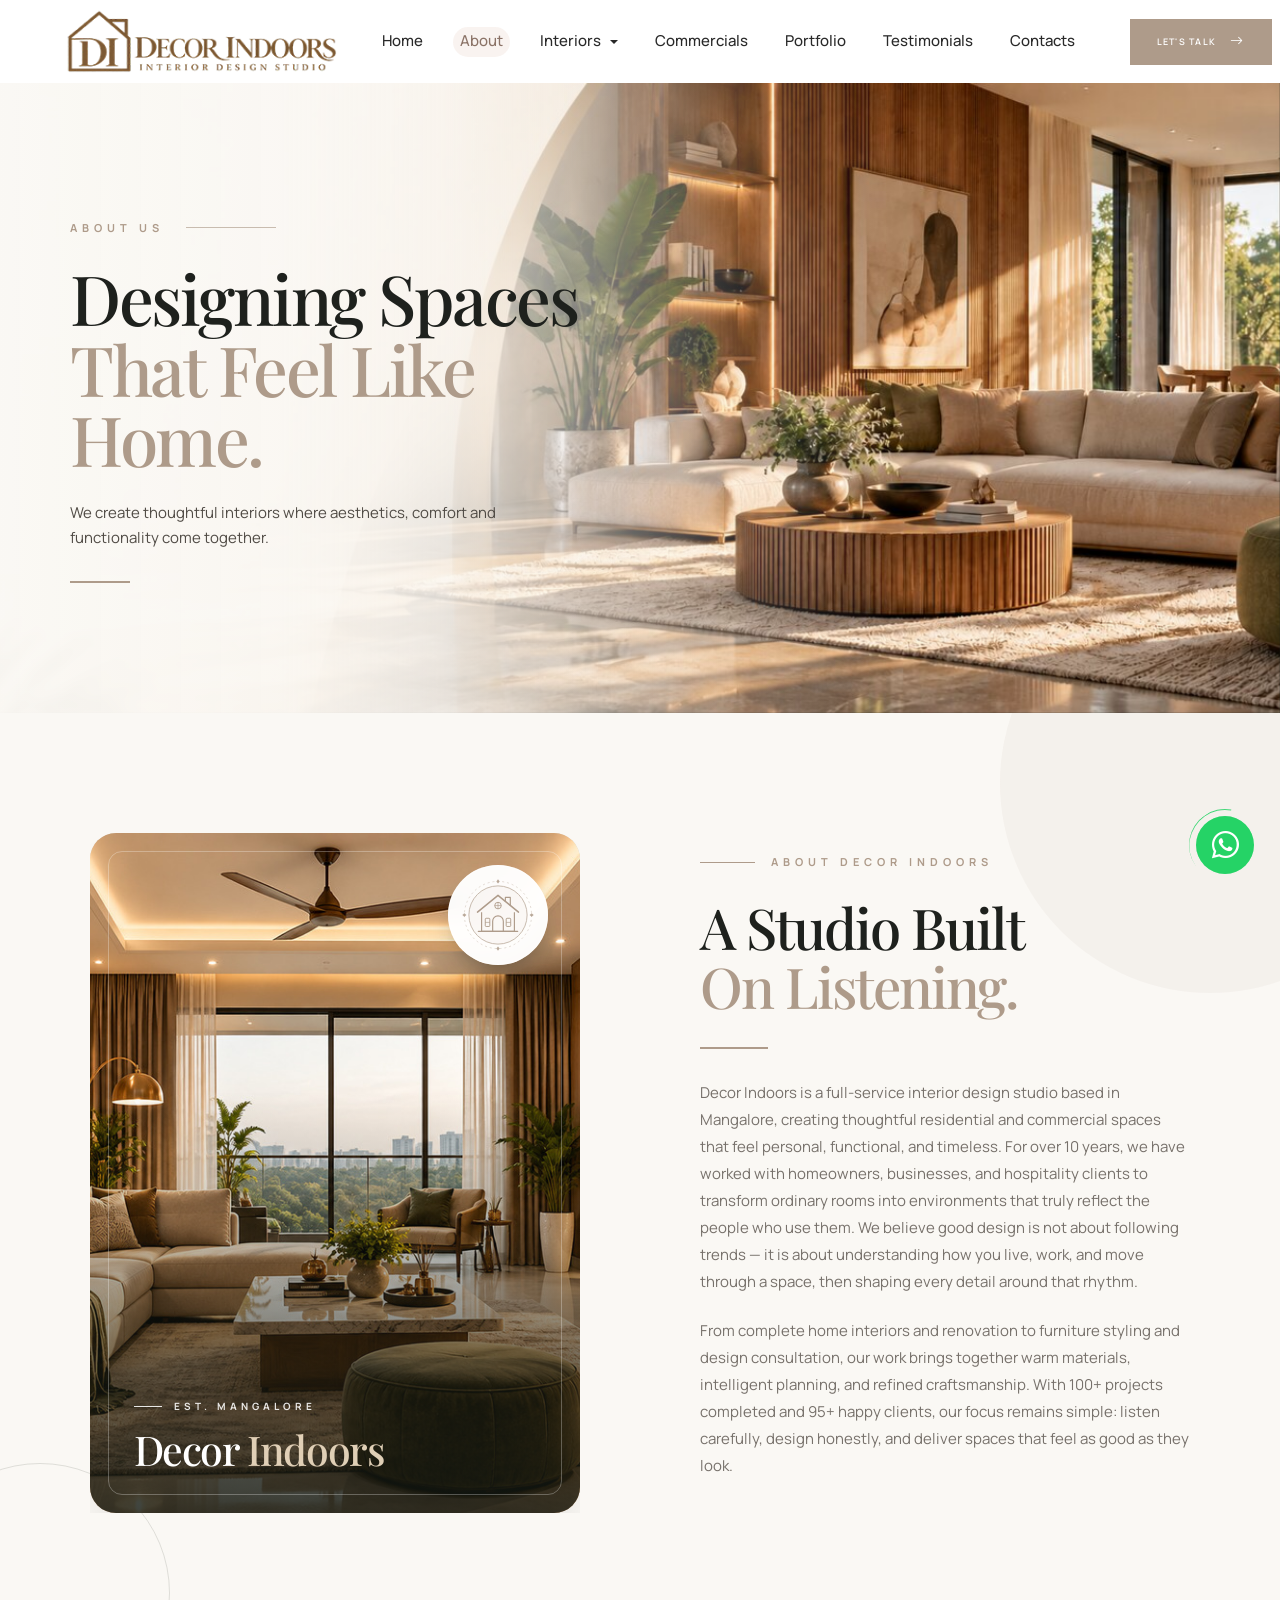
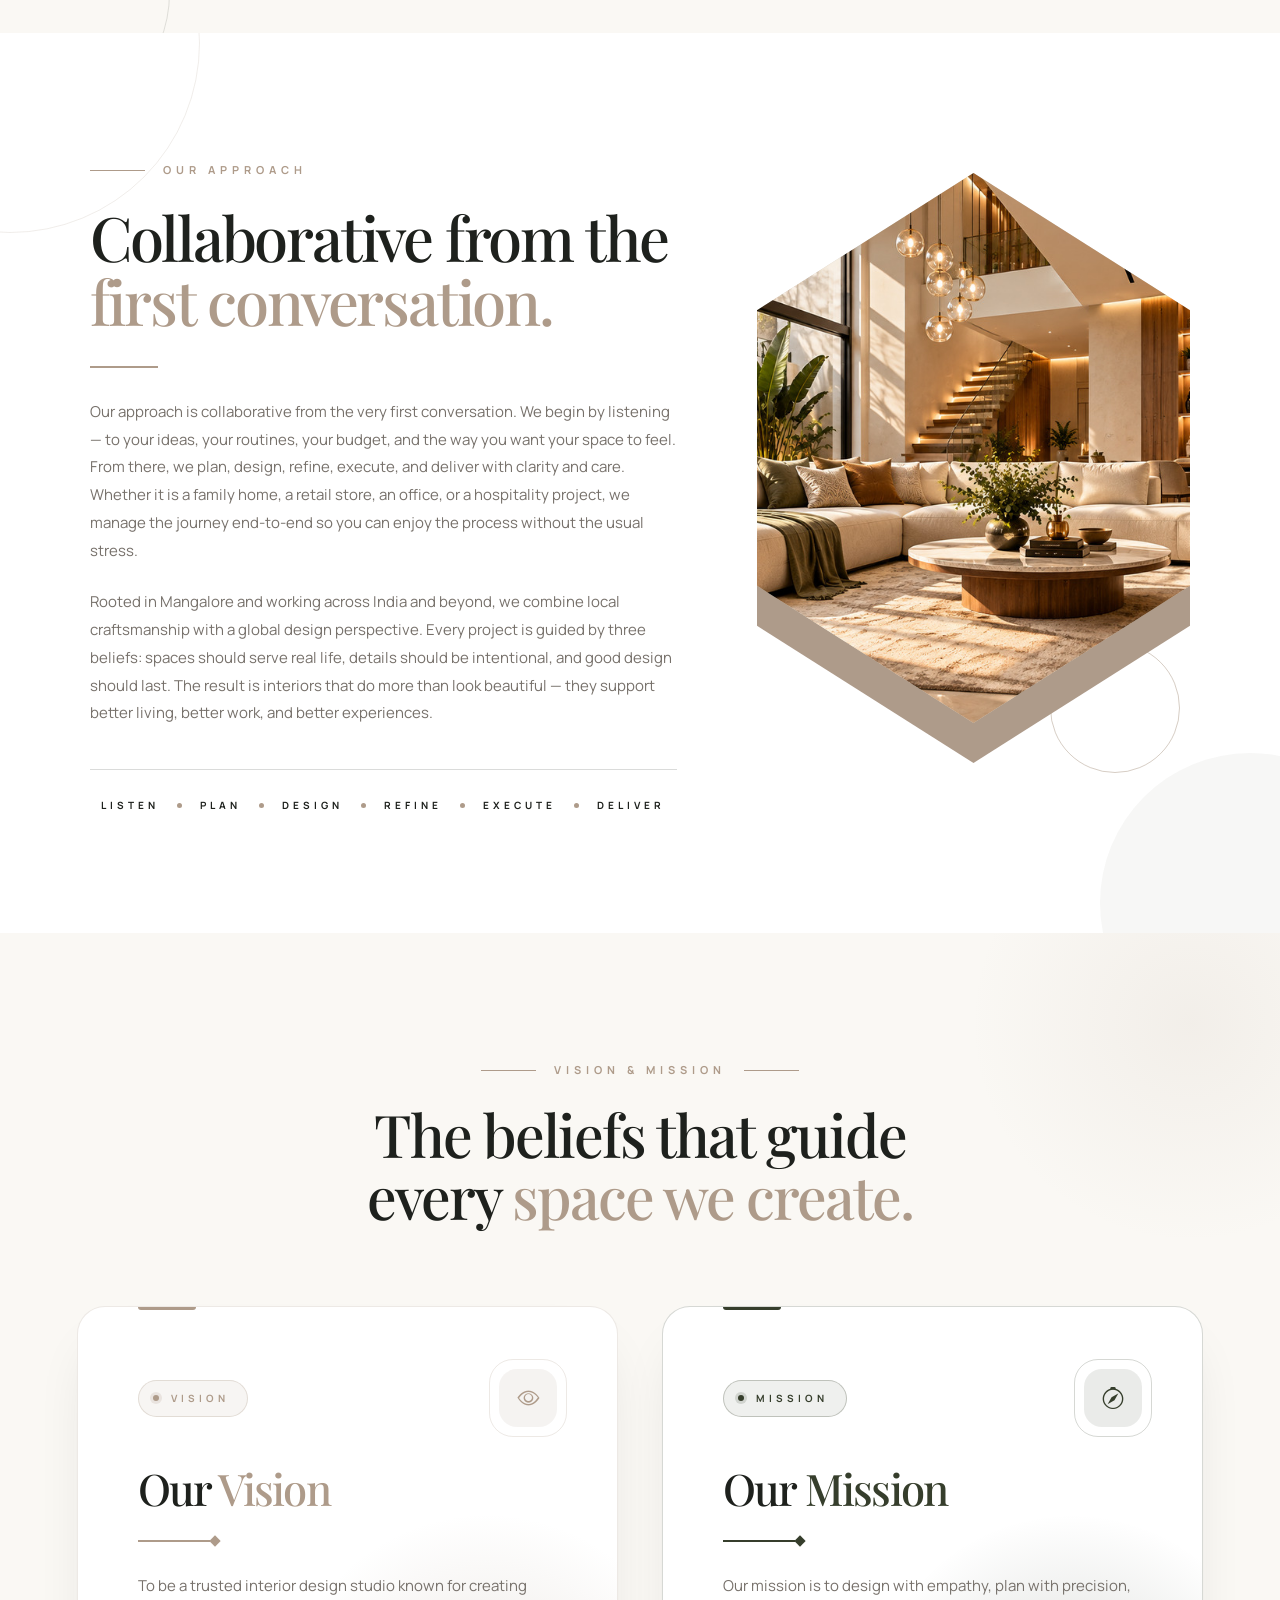
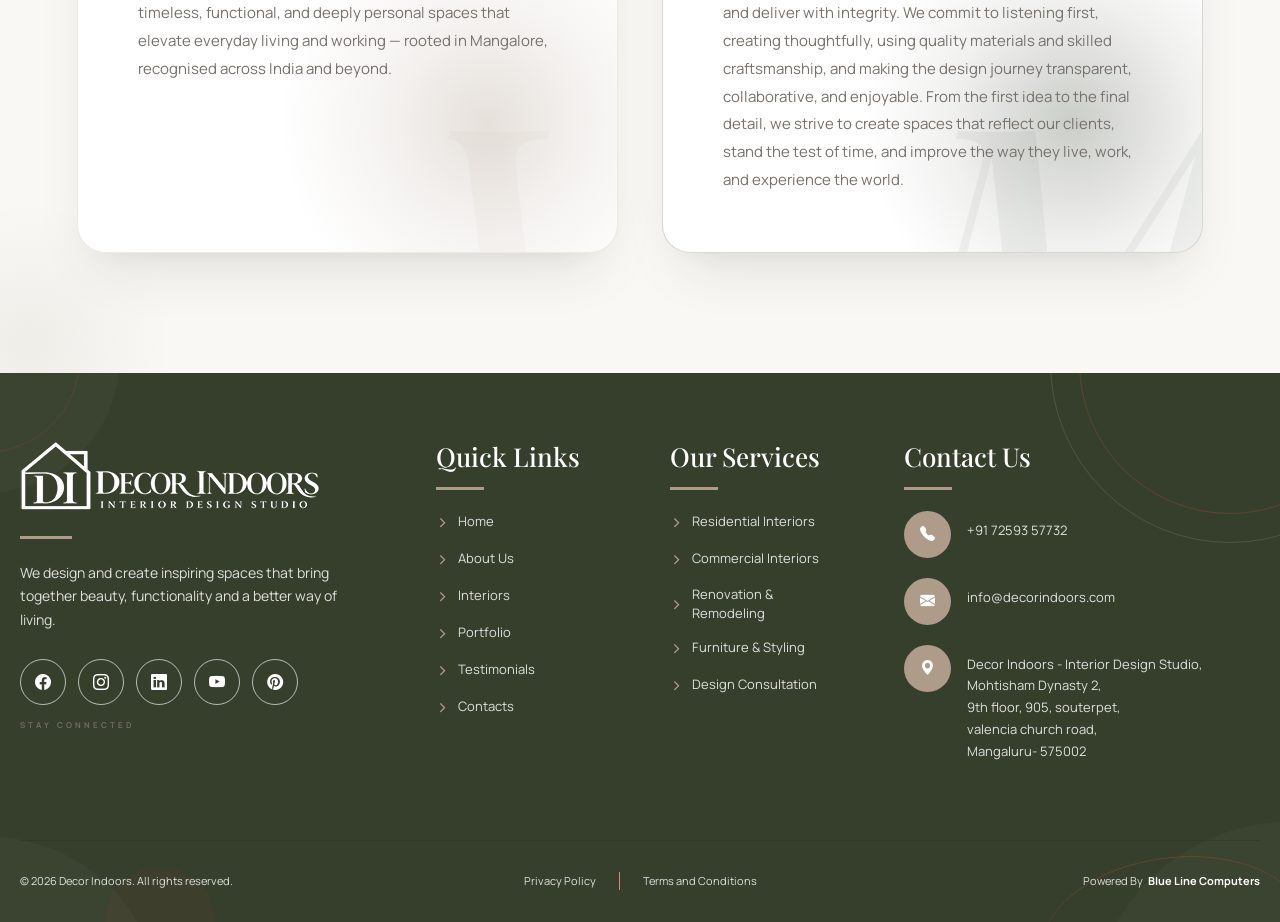
<file: decor-indoors-about-us.html>
<!DOCTYPE html>
<html lang="en">
<head>
    <meta charset="UTF-8">
    <meta name="viewport" content="width=device-width, initial-scale=1.0">
    <meta http-equiv="X-UA-Compatible" content="IE=edge">
    <title>About Us | DECOR INDOORS</title>
    <link rel="shortcut icon" href="images/favicon.png">
    <meta name="theme-color" content="#373f2e">

    <link rel="stylesheet" href="css/bootstrap.min.css">
    <link href="https://cdn.jsdelivr.net/npm/bootstrap-icons@1.11.3/font/bootstrap-icons.css" rel="stylesheet">
    <link href="https://cdnjs.cloudflare.com/ajax/libs/font-awesome/6.7.2/css/all.min.css" rel="stylesheet">

    <link rel="preconnect" href="https://fonts.googleapis.com">
    <link rel="preconnect" href="https://fonts.gstatic.com" crossorigin>
    <link href="https://fonts.googleapis.com/css2?family=Manrope:wght@400;500;600;700&family=Playfair+Display:wght@400;500;600&display=swap" rel="stylesheet">

    <link rel="stylesheet" href="css/style.css">


</head>
<body>


<!-- =========================================================
     DECOR INDOORS HEADER
========================================================= -->
<header class="di-main-header" id="diMainHeader">

    <div class="di-header-inner">

        <a href="index.html" class="di-brand">
            <figure>
                <img src="images/decor-indoors-logo.png"
                     alt="Decor Indoors" class="di-brand-logo">
                <figcaption class="cr-only">
                    Decor Indoors official brand logo.
                </figcaption>
            </figure>
        </a>

        <nav class="di-desktop-navigation navbar navbar-expand-lg" id="diNavigation">
            <ul class="navbar-nav">

                <li class="nav-item">
                    <a class="nav-link" href="index.html">Home</a>
                </li>

                <li class="nav-item">
                    <a class="nav-link di-active-link" href="decor-indoors-about-us.html">About</a>
                </li>

                <li class="nav-item dropdown">
                    <a class="nav-link dropdown-toggle" href="#" role="button"
                       data-bs-toggle="dropdown" aria-expanded="false">
                        Interiors
                    </a>
                    <ul class="dropdown-menu">
                        <li><a class="dropdown-item"
                               href="decor-indoors-interiors-residential-interiors.html">
                            Residential Interiors</a></li>
                        <li><a class="dropdown-item"
                               href="decor-indoors-interiors-renovation-and-remodeling.html">
                            Renovation &amp; Remodeling</a></li>
                        <li><a class="dropdown-item"
                               href="decor-indoors-interiors-furniture-and-styling.html">
                            Furniture &amp; Styling</a></li>
                        <li><a class="dropdown-item"
                               href="decor-indoors-interiors-design-counsultation.html">
                            Design Consultation</a></li>
                    </ul>
                </li>

                <li class="nav-item">
                    <a class="nav-link" href="decor-indoors-commercials.html">Commercials</a>
                </li>

                <li class="nav-item">
                    <a class="nav-link" href="decor-indoors-portfolio.html">Portfolio</a>
                </li>

                <li class="nav-item">
                    <a class="nav-link" href="decor-indoors-testimonials.html">Testimonials</a>
                </li>

                <li class="nav-item">
                    <a class="nav-link" href="decor-indoors-contacts.html">Contacts</a>
                </li>

            </ul>
        </nav>

        <a href="decor-indoors-contacts.html#contact-form" class="di-header-action">
            Let's Talk
            <i class="bi bi-arrow-right"></i>
        </a>

        <button class="di-mobile-trigger" type="button"
                data-bs-toggle="offcanvas" data-bs-target="#diMobileOffcanvas"
                aria-controls="diMobileOffcanvas" aria-label="Open menu">
            <span class="di-mobile-trigger-inner">
                <span class="di-mobile-trigger-line"></span>
                <span class="di-mobile-trigger-line"></span>
                <span class="di-mobile-trigger-line"></span>
            </span>
        </button>

    </div>

</header>


<article>

    <!-- =========================================================
         ABOUT HERO
    ========================================================= -->
    <section class="di-about-hero">

        <figure class="di-about-hero-media">
            <img src="images/4a4e9f9b-d0c0-4dbb-8dfa-bd168191add9.jpg"
                 alt="Decor Indoors interior design studio work">
            <figcaption class="cr-only">
                About Decor Indoors — interior design studio.
            </figcaption>
        </figure>

        <div class="di-about-hero-overlay"></div>

        <div class="di-about-hero-inner">
            <div class="di-about-hero-content">

                <div class="di-about-hero-kicker">About Us</div>

                <h1 class="di-about-hero-title">
                    <span class="line line-1"><span>Designing Spaces</span></span>
                    <span class="line line-2"><span class="accent">That Feel Like</span></span>
                    <span class="line line-3"><span class="accent">Home.</span></span>
                </h1>

                <p class="di-about-hero-text">
                    We create thoughtful interiors where aesthetics,
                    comfort and functionality come together.
                </p>

                <div class="di-about-hero-line"></div>

            </div>
        </div>

    </section>


    <!-- =========================================================
         ABOUT STORY — EDITORIAL PORTRAIT CARD
    ========================================================= -->
    <section class="di-about-story" id="about-story">

        <div class="di-about-story-wrap">

            <div class="di-about-story-visual">

                <figure class="di-about-story-media">
                    <img src="images/decor-indoors-aboutus-content-1.jpg"
                         alt="Decor Indoors design studio interior work">
                    <figcaption class="cr-only">
                        Decor Indoors interior design studio work in Mangalore.
                    </figcaption>

                    <div class="di-about-story-media-shade"></div>
                    <div class="di-about-story-media-frame"></div>
                </figure>

                <div class="di-about-story-caption">
                    <span class="di-about-story-caption-kicker">Est. Mangalore</span>
                    <h3 class="di-about-story-caption-title">
                        Decor <span class="accent">Indoors</span>
                    </h3>
                </div>

                <div class="di-about-story-badge" aria-label="Decor Indoors">
                    <div class="di-about-story-badge-emblem">
                        <svg class="di-about-story-badge-svg" viewBox="0 0 100 100" fill="none" xmlns="http://www.w3.org/2000/svg" aria-hidden="true">
                            <!-- Outer decorative dashed architectural ring -->
                            <g class="di-about-story-badge-ring">
                                <circle cx="50" cy="50" r="41" stroke="currentColor" stroke-width="0.9" stroke-dasharray="2.5 3.5" opacity="0.45"/>
                                <!-- 4 Cardinal diamond accents -->
                                <polygon points="50,6.5 52,9 50,11.5 48,9" fill="currentColor" opacity="0.85"/>
                                <polygon points="50,88.5 52,91 50,93.5 48,91" fill="currentColor" opacity="0.85"/>
                                <polygon points="6.5,50 9,52 11.5,50 9,48" fill="currentColor" opacity="0.85"/>
                                <polygon points="88.5,50 91,52 93.5,50 91,48" fill="currentColor" opacity="0.85"/>
                            </g>

                            <!-- Inner tinted architectural plate -->
                            <circle cx="50" cy="50" r="35.5" fill="rgba(174, 155, 138, 0.08)" stroke="currentColor" stroke-width="1.1" opacity="0.75"/>

                            <!-- Detailed Architectural Home Icon -->
                            <g class="di-about-story-badge-home">
                                <!-- Ground foundation baseline -->
                                <line x1="26" y1="70" x2="74" y2="70" stroke="currentColor" stroke-width="1.4" stroke-linecap="round"/>

                                <!-- Chimney -->
                                <path d="M59 34V28.5H65V39" stroke="currentColor" stroke-width="1.4" stroke-linejoin="round"/>

                                <!-- Pitched Gable Roof with extending eaves -->
                                <path d="M25 46.5L50 26L75 46.5" stroke="currentColor" stroke-width="1.8" stroke-linecap="round" stroke-linejoin="round"/>

                                <!-- Attic Rosette Window with cross mullions -->
                                <circle cx="50" cy="38.5" r="4" stroke="currentColor" stroke-width="1.1"/>
                                <line x1="50" y1="34.5" x2="50" y2="42.5" stroke="currentColor" stroke-width="0.8"/>
                                <line x1="46" y1="38.5" x2="54" y2="38.5" stroke="currentColor" stroke-width="0.8"/>

                                <!-- Main House Walls -->
                                <path d="M30 46.5V70H70V46.5" stroke="currentColor" stroke-width="1.4" stroke-linejoin="round"/>

                                <!-- Left Architectural Window -->
                                <rect x="34.5" y="54" width="5.5" height="10" rx="1" stroke="currentColor" stroke-width="1.1"/>
                                <line x1="34.5" y1="59" x2="40" y2="59" stroke="currentColor" stroke-width="0.8"/>

                                <!-- Right Architectural Window -->
                                <rect x="60" y="54" width="5.5" height="10" rx="1" stroke="currentColor" stroke-width="1.1"/>
                                <line x1="60" y1="59" x2="65.5" y2="59" stroke="currentColor" stroke-width="0.8"/>

                                <!-- Classic Arched Center Entrance -->
                                <path d="M43.5 70V57.5A6.5 6.5 0 0 1 56.5 57.5V70" stroke="currentColor" stroke-width="1.4"/>
                            </g>
                        </svg>
                    </div>
                </div>

            </div>

            <div class="di-about-story-content">

                <div class="di-about-story-kicker">
                    <span></span>
                    About Decor Indoors
                </div>

                <h2 class="di-about-story-title">
                    <span class="line line-1"><span>A Studio Built</span></span>
                    <span class="line line-2"><span class="accent">On Listening.</span></span>
                </h2>

                <div class="di-about-story-divider"></div>

                <p class="di-about-story-text">
                    Decor Indoors is a full-service interior design studio
                    based in Mangalore, creating thoughtful residential and
                    commercial spaces that feel personal, functional, and
                    timeless. For over 10 years, we have worked with
                    homeowners, businesses, and hospitality clients to
                    transform ordinary rooms into environments that truly
                    reflect the people who use them. We believe good design
                    is not about following trends — it is about understanding
                    how you live, work, and move through a space, then
                    shaping every detail around that rhythm.
                </p>

                <p class="di-about-story-text">
                    From complete home interiors and renovation to furniture
                    styling and design consultation, our work brings together
                    warm materials, intelligent planning, and refined
                    craftsmanship. With 100+ projects completed and 95+
                    happy clients, our focus remains simple: listen carefully,
                    design honestly, and deliver spaces that feel as good
                    as they look.
                </p>

                <!-- <div class="di-about-story-stats">

                    <div class="di-about-story-stat">
                        <span class="di-about-story-stat-number"
                              data-count="10" data-suffix="+">0</span>
                        <span class="di-about-story-stat-label">
                            Years Of<br>Experience
                        </span>
                    </div>

                    <div class="di-about-story-stat">
                        <span class="di-about-story-stat-number"
                              data-count="100" data-suffix="+">0</span>
                        <span class="di-about-story-stat-label">
                            Projects<br>Completed
                        </span>
                    </div>

                    <div class="di-about-story-stat">
                        <span class="di-about-story-stat-number"
                              data-count="95" data-suffix="+">0</span>
                        <span class="di-about-story-stat-label">
                            Happy<br>Clients
                        </span>
                    </div>

                </div> -->

            </div>

        </div>

    </section>


    <!-- =========================================================
         OUR APPROACH
    ========================================================= -->
    <section class="di-approach-section" id="approach">

        <div class="di-approach-wrap">

            <div class="di-approach-content">

                <div class="di-approach-kicker">
                    <span></span>
                    Our Approach
                </div>

                <h2 class="di-approach-title">
                    <span class="line line-1"><span>Collaborative from the</span></span>
                    <span class="line line-2"><span class="accent">first conversation.</span></span>
                </h2>

                <div class="di-approach-divider"></div>

                <p class="di-approach-text">
                    Our approach is collaborative from the very first
                    conversation. We begin by listening — to your ideas,
                    your routines, your budget, and the way you want your
                    space to feel. From there, we plan, design, refine,
                    execute, and deliver with clarity and care. Whether it
                    is a family home, a retail store, an office, or a
                    hospitality project, we manage the journey end-to-end
                    so you can enjoy the process without the usual stress.
                </p>

                <p class="di-approach-text">
                    Rooted in Mangalore and working across India and beyond,
                    we combine local craftsmanship with a global design
                    perspective. Every project is guided by three beliefs:
                    spaces should serve real life, details should be
                    intentional, and good design should last. The result is
                    interiors that do more than look beautiful — they
                    support better living, better work, and better
                    experiences.
                </p>

                <div class="di-approach-keywords">
                    <span class="di-approach-keyword">LISTEN</span>
                    <span class="di-approach-keyword-dot"></span>
                    <span class="di-approach-keyword">PLAN</span>
                    <span class="di-approach-keyword-dot"></span>
                    <span class="di-approach-keyword">DESIGN</span>
                    <span class="di-approach-keyword-dot"></span>
                    <span class="di-approach-keyword">REFINE</span>
                    <span class="di-approach-keyword-dot"></span>
                    <span class="di-approach-keyword">EXECUTE</span>
                    <span class="di-approach-keyword-dot"></span>
                    <span class="di-approach-keyword">DELIVER</span>
                </div>

            </div>


            <div class="di-approach-visual">

                <div class="di-approach-hex-bg"></div>

                <figure class="di-approach-hex-media">
                    <img src="images/decor-indoors-aboutus-content-2.jpg"
                         alt="Decor Indoors design approach visual">
                    <figcaption class="cr-only">
                        Decor Indoors design approach — collaborative interior design.
                    </figcaption>
                </figure>

                <div class="di-approach-ring"></div>

                <!-- <div class="di-approach-dots">
                    <span></span>
                    <span></span>
                    <span></span>
                </div> -->

            </div>

        </div>

    </section>


    <!-- =========================================================
         VISION & MISSION
    ========================================================= -->
    <section class="di-vm-section" id="vision-mission">

        <div class="di-vm-wrap">

            <div class="di-vm-head">

                <div class="di-vm-kicker">
                    Vision &amp; Mission
                </div>

                <h2 class="di-vm-title">
                    <span class="line line-1"><span>The beliefs that guide</span></span>
                    <span class="line line-2"><span>every <span class="accent">space we create.</span></span></span>
                </h2>

            </div>


            <div class="di-vm-grid">

                <div class="di-vm-card">

                    <span class="di-vm-card-letter" aria-hidden="true">V</span>

                    <div class="di-vm-card-top">

                        <div class="di-vm-card-kicker">
                            <span class="di-vm-card-kicker-dot"></span>
                            Vision
                        </div>

                        <div class="di-vm-card-icon">
                            <i class="bi bi-eye"></i>
                        </div>

                    </div>

                    <h3 class="di-vm-card-title">
                        Our <span class="accent">Vision</span>
                    </h3>

                    <div class="di-vm-card-divider"></div>

                    <p class="di-vm-card-text">
                        To be a trusted interior design studio known for
                        creating timeless, functional, and deeply personal
                        spaces that elevate everyday living and working —
                        rooted in Mangalore, recognised across India and
                        beyond.
                    </p>

                </div>


                <div class="di-vm-card">

                    <span class="di-vm-card-letter" aria-hidden="true">M</span>

                    <div class="di-vm-card-top">

                        <div class="di-vm-card-kicker">
                            <span class="di-vm-card-kicker-dot"></span>
                            Mission
                        </div>

                        <div class="di-vm-card-icon">
                            <i class="bi bi-compass"></i>
                        </div>

                    </div>

                    <h3 class="di-vm-card-title">
                        Our <span class="accent">Mission</span>
                    </h3>

                    <div class="di-vm-card-divider"></div>

                    <p class="di-vm-card-text">
                        Our mission is to design with empathy, plan with
                        precision, and deliver with integrity. We commit to
                        listening first, creating thoughtfully, using quality
                        materials and skilled craftsmanship, and making the
                        design journey transparent, collaborative, and
                        enjoyable. From the first idea to the final detail,
                        we strive to create spaces that reflect our clients,
                        stand the test of time, and improve the way they
                        live, work, and experience the world.
                    </p>

                </div>

            </div>

        </div>

    </section>

</article>


<!-- =========================================================
     FOOTER
========================================================= -->
<footer class="di-footer">

    <div class="di-footer-deco di-footer-deco-top-left"></div>
    <div class="di-footer-deco di-footer-deco-bottom-left"></div>
    <div class="di-footer-deco di-footer-deco-top-right"></div>
    <div class="di-footer-deco di-footer-deco-bottom-right"></div>

    <div class="container">
        <div class="di-footer-inner">

            <div class="row di-footer-main align-items-start">

                <div class="col-xl-4 col-lg-4 col-md-12">
                    <div class="di-footer-brand">

                        <a href="index.html" class="di-footer-logo">
                            <figure>
                                <img src="images/decor-indoors-logo1.png"
                                     alt="Decor Indoors">
                                <figcaption class="cr-only">
                                    Decor Indoors footer brand logo.
                                </figcaption>
                            </figure>
                        </a>

                        <div class="di-footer-brand-line"></div>

                        <p>
                            We design and create inspiring spaces
                            that bring together beauty, functionality
                            and a better way of living.
                        </p>

                        <div class="di-footer-social">
                            <a href="#" aria-label="Facebook"><i class="bi bi-facebook"></i></a>
                            <a href="https://www.instagram.com/decorindoors/" target="_blank" aria-label="Instagram"><i class="bi bi-instagram"></i></a>
                            <a href="#" aria-label="LinkedIn"><i class="bi bi-linkedin"></i></a>
                            <a href="#" aria-label="YouTube"><i class="bi bi-youtube"></i></a>
                            <a href="#" aria-label="Pinterest"><i class="bi bi-pinterest"></i></a>
                        </div>

                        <div class="di-footer-connected">STAY CONNECTED</div>

                    </div>
                </div>

                <div class="col-xl-2 col-lg-2 col-md-4 col-sm-6">
                    <div class="di-footer-column">
                        <h3 class="di-footer-heading">Quick Links</h3>
                        <div class="di-footer-heading-line"></div>

                        <ul class="di-footer-links">
                            <li><a href="index.html"><span>›</span> Home</a></li>
                            <li><a href="decor-indoors-about-us.html"><span>›</span> About Us</a></li>
                            <li><a href="decor-indoors-interiors-residential-interiors.html"><span>›</span> Interiors</a></li>
                            <li><a href="decor-indoors-portfolio.html"><span>›</span> Portfolio</a></li>
                            <li><a href="decor-indoors-testimonials.html"><span>›</span> Testimonials</a></li>
                            <li><a href="decor-indoors-contacts.html"><span>›</span> Contacts</a></li>
                        </ul>
                    </div>
                </div>

                <div class="col-xl-2 col-lg-2 col-md-4 col-sm-6">
                    <div class="di-footer-column">
                        <h3 class="di-footer-heading">Our Services</h3>
                        <div class="di-footer-heading-line"></div>

                        <ul class="di-footer-links">
                            <li><a href="decor-indoors-interiors-residential-interiors.html"><span>›</span> Residential Interiors</a></li>
                            <li><a href="decor-indoors-commercials.html"><span>›</span> Commercial Interiors</a></li>
                            <li><a href="decor-indoors-interiors-renovation-and-remodeling.html"><span>›</span> Renovation &amp; Remodeling</a></li>
                            <li><a href="decor-indoors-interiors-furniture-and-styling.html"><span>›</span> Furniture &amp; Styling</a></li>
                            <li><a href="decor-indoors-interiors-design-counsultation.html"><span>›</span> Design Consultation</a></li>
                        </ul>
                    </div>
                </div>

                <div class="col-xl-4 col-lg-4 col-md-4">

                        <div class="di-footer-contact">


                            <h3 class="di-footer-heading">
                                Contact Us
                            </h3>


                            <div class="di-footer-heading-line"></div>


                            <div class="footer-container">

                            
                            <!-- Phone -->

                            <div class="di-footer-contact-item">


                                <div class="di-footer-contact-icon">

                                    <i class="bi bi-telephone-fill"></i>

                                </div>


                                <div class="di-footer-contact-content">

                                    <a href="tel:+917259357732">
                                        +91 72593 57732
                                    </a>

                                </div>


                            </div>

                            <!-- Email -->

                            <div class="di-footer-contact-item">


                                <div class="di-footer-contact-icon">

                                    <i class="bi bi-envelope-fill"></i>

                                </div>


                                <div class="di-footer-contact-content">

                                    <a href="mailto:info@decorindoors.com">
                                        info@decorindoors.com
                                    </a>

                                </div>


                            </div>

                            <!-- Address -->

                            <div class="di-footer-contact-item">


                                <div class="di-footer-contact-icon">

                                    <i class="bi bi-geo-alt-fill"></i>

                                </div>


                                <div class="di-footer-contact-content di-footer-address">

                                    <span>
                                        Decor Indoors - Interior Design Studio,
                                    </span>

                                    <span>
                                        Mohtisham Dynasty 2,
                                    </span>

                                    <span>
                                        9th floor, 905, souterpet,
                                    </span>

                                    <span>
                                        valencia church road,
                                    </span>

                                    <span>
                                        Mangaluru- 575002
                                    </span>

                                </div>


                            </div>
                            </div>


                        </div>

                    </div>

            </div>

            <div class="di-footer-bottom">

                <div class="di-footer-copy">
                    © 2026 Decor Indoors. All rights reserved.
                </div>

                <div class="di-footer-policy">
                    <a href="#">Privacy Policy</a>
                    <span></span>
                    <a href="#">Terms and Conditions</a>
                </div>

                <div class="di-footer-powered">
                    Powered By
                    <a href="https://bluelinecomputers.com/" target="_blank" rel="noopener">
                        <strong>Blue Line Computers</strong>
                    </a>
                </div>

            </div>

        </div>
    </div>

</footer>


<!-- =========================================================
     FIXED WHATSAPP BUTTON
========================================================= -->
<a
    href="https://wa.me/917259357732?text=Hello%20Decor%20Indoors%2C%20I%20would%20like%20to%20know%20more%20about%20your%20interior%20design%20services."
    class="di-whatsapp-float"
    target="_blank" rel="noopener"
    aria-label="Chat with Decor Indoors on WhatsApp"
>
    <span class="di-whatsapp-ripple ripple-one"></span>
    <span class="di-whatsapp-ripple ripple-two"></span>
    <span class="di-whatsapp-ripple ripple-three"></span>
    <span class="di-whatsapp-orbit"></span>

    <span class="di-whatsapp-tooltip">
        <span class="di-tooltip-dot"></span>
        Chat with us
    </span>

    <span class="di-whatsapp-icon">
        <i class="bi bi-whatsapp"></i>
    </span>
</a>


<!-- =========================================================
     MOBILE OFFCANVAS
========================================================= -->
<div class="offcanvas offcanvas-start di-mobile-offcanvas"
     tabindex="-1" id="diMobileOffcanvas"
     aria-labelledby="diMobileOffcanvasLabel">

    <button type="button" class="di-offcanvas-close"
            data-bs-dismiss="offcanvas" aria-label="Close">
        <span aria-hidden="true">&times;</span>
    </button>

    <div class="offcanvas-body di-offcanvas-body">

        <div id="diMobileMenuContainer"></div>

        <a href="decor-indoors-contacts.html#contact-form"
           class="di-offcanvas-action" data-bs-dismiss="offcanvas">
            Let's Talk
            <i class="bi bi-arrow-right"></i>
        </a>

        <div class="di-offcanvas-note">
            <small>Interior Design Studio</small>
            <strong>Spaces for a<br>Better Tomorrow.</strong>
        </div>

    </div>

</div>



<script src="js/bootstrap.bundle.min.js"></script>
<script src="js/jquery-3.7.1.min.js"></script>

<script>
document.addEventListener("DOMContentLoaded", function () {

    const diHeader = document.getElementById("diMainHeader");
    const diNavigation = document.getElementById("diNavigation");
    const diMobileMenuContainer = document.getElementById("diMobileMenuContainer");
    const diMobileOffcanvas = document.getElementById("diMobileOffcanvas");

    diMobileOffcanvas.addEventListener("show.bs.offcanvas", function () {
        diHeader.style.display = "none";
    });

    diMobileOffcanvas.addEventListener("hidden.bs.offcanvas", function () {
        diHeader.style.display = "";
    });

    const diMenu = diNavigation.querySelector(".navbar-nav");
    const diDesktopParent = diNavigation;
    const diDesktopMedia = window.matchMedia("(min-width: 992px)");

    function diMoveMenu() {
        if (diDesktopMedia.matches) {
            if (diMenu.parentElement !== diDesktopParent) {
                diDesktopParent.appendChild(diMenu);
            }
        } else {
            if (diMenu.parentElement !== diMobileMenuContainer) {
                diMobileMenuContainer.appendChild(diMenu);
            }
        }
    }

    diMoveMenu();
    diDesktopMedia.addEventListener("change", diMoveMenu);

    function diHeaderScrollEffect() {
        if (window.scrollY > 70) {
            diHeader.classList.add("di-header-scrolled");
        } else {
            diHeader.classList.remove("di-header-scrolled");
        }
    }

    window.addEventListener("scroll", diHeaderScrollEffect, { passive: true });

    function diEnableDesktopHover() {
        if (!diDesktopMedia.matches) return;

        const diDropdowns = diNavigation.querySelectorAll(".dropdown");

        diDropdowns.forEach(function (diDropdown) {
            const diToggle = diDropdown.querySelector(".dropdown-toggle");
            if (diDropdown.dataset.diHoverReady === "true") return;
            diDropdown.dataset.diHoverReady = "true";

            diDropdown.addEventListener("mouseenter", function () {
                if (!diDesktopMedia.matches) return;
                bootstrap.Dropdown.getOrCreateInstance(diToggle).show();
            });

            diDropdown.addEventListener("mouseleave", function () {
                if (!diDesktopMedia.matches) return;
                bootstrap.Dropdown.getOrCreateInstance(diToggle).hide();
            });
        });
    }

    setTimeout(diEnableDesktopHover, 100);

    diDesktopMedia.addEventListener("change", function () {
        setTimeout(diEnableDesktopHover, 100);
    });

    diMobileOffcanvas.addEventListener("click", function (event) {

        const diClickedLink = event.target.closest(".nav-link:not(.dropdown-toggle)");

        if (diClickedLink && !diClickedLink.classList.contains("dropdown-toggle")) {
            const instance = bootstrap.Offcanvas.getInstance(diMobileOffcanvas);
            if (instance) instance.hide();
        }

        const diDropdownItem = event.target.closest(".dropdown-item");

        if (diDropdownItem) {
            const instance = bootstrap.Offcanvas.getInstance(diMobileOffcanvas);
            if (instance) instance.hide();
        }
    });

});
</script>


<!-- =========================================================
     SCROLL REVEAL — ABOUT STORY + ANIMATED COUNTERS
========================================================= -->
<script>
document.addEventListener("DOMContentLoaded", function () {

    const aboutStory = document.getElementById("about-story");
    if (!aboutStory) return;

    const reduceMotion = window.matchMedia("(prefers-reduced-motion: reduce)").matches;

    const revealObserver = new IntersectionObserver(
        function (entries) {
            entries.forEach(function (entry) {
                if (entry.isIntersecting) {
                    entry.target.classList.add("is-in-view");
                    revealObserver.unobserve(entry.target);
                    setTimeout(startCounters, reduceMotion ? 0 : 1500);
                }
            });
        },
        { threshold: 0.20, rootMargin: "0px 0px -60px 0px" }
    );

    revealObserver.observe(aboutStory);


    let countersStarted = false;

    function startCounters() {
        if (countersStarted) return;
        countersStarted = true;

        const numbers =
            aboutStory.querySelectorAll(".di-about-story-stat-number");

        numbers.forEach(function (el, index) {

            const target = parseInt(el.getAttribute("data-count"), 10) || 0;
            const suffix = el.getAttribute("data-suffix") || "";

            if (reduceMotion) {
                el.textContent = target + suffix;
                el.classList.add("is-complete");
                return;
            }

            const staggerDelay = index * 180;
            const duration = 2000;
            const startTime = performance.now() + staggerDelay;

            setTimeout(function () {
                el.classList.add("is-counting");
            }, staggerDelay);

            function tick(now) {
                const elapsed = now - startTime;
                if (elapsed < 0) {
                    requestAnimationFrame(tick);
                    return;
                }

                const progress = Math.min(elapsed / duration, 1);
                const eased = 1 - Math.pow(1 - progress, 5);

                el.textContent = Math.floor(target * eased) + suffix;

                if (progress < 1) {
                    requestAnimationFrame(tick);
                } else {
                    el.textContent = target + suffix;
                    el.classList.remove("is-counting");
                    el.classList.add("is-complete");
                }
            }

            requestAnimationFrame(tick);
        });
    }

});
</script>


<!-- =========================================================
     SCROLL REVEAL — OUR APPROACH
========================================================= -->
<script>
document.addEventListener("DOMContentLoaded", function () {

    const approach = document.getElementById("approach");
    if (!approach) return;

    const approachObserver = new IntersectionObserver(
        function (entries) {
            entries.forEach(function (entry) {
                if (entry.isIntersecting) {
                    entry.target.classList.add("is-in-view");
                    approachObserver.unobserve(entry.target);
                }
            });
        },
        { threshold: 0.18, rootMargin: "0px 0px -60px 0px" }
    );

    approachObserver.observe(approach);

});
</script>


<!-- =========================================================
     SCROLL REVEAL — VISION & MISSION
========================================================= -->
<script>
document.addEventListener("DOMContentLoaded", function () {

    const vmSection = document.getElementById("vision-mission");
    if (!vmSection) return;

    const vmObserver = new IntersectionObserver(
        function (entries) {
            entries.forEach(function (entry) {
                if (entry.isIntersecting) {
                    entry.target.classList.add("is-in-view");
                    vmObserver.unobserve(entry.target);

                    setTimeout(function () {
                        vmSection.classList.add("di-vm-ready");
                    }, 2500);
                }
            });
        },
        { threshold: 0.15, rootMargin: "0px 0px -60px 0px" }
    );

    vmObserver.observe(vmSection);

});
</script>

<script src="js/decor-indoors-scroll-live-fixed.js"></script>
</body>
</html>
</file>
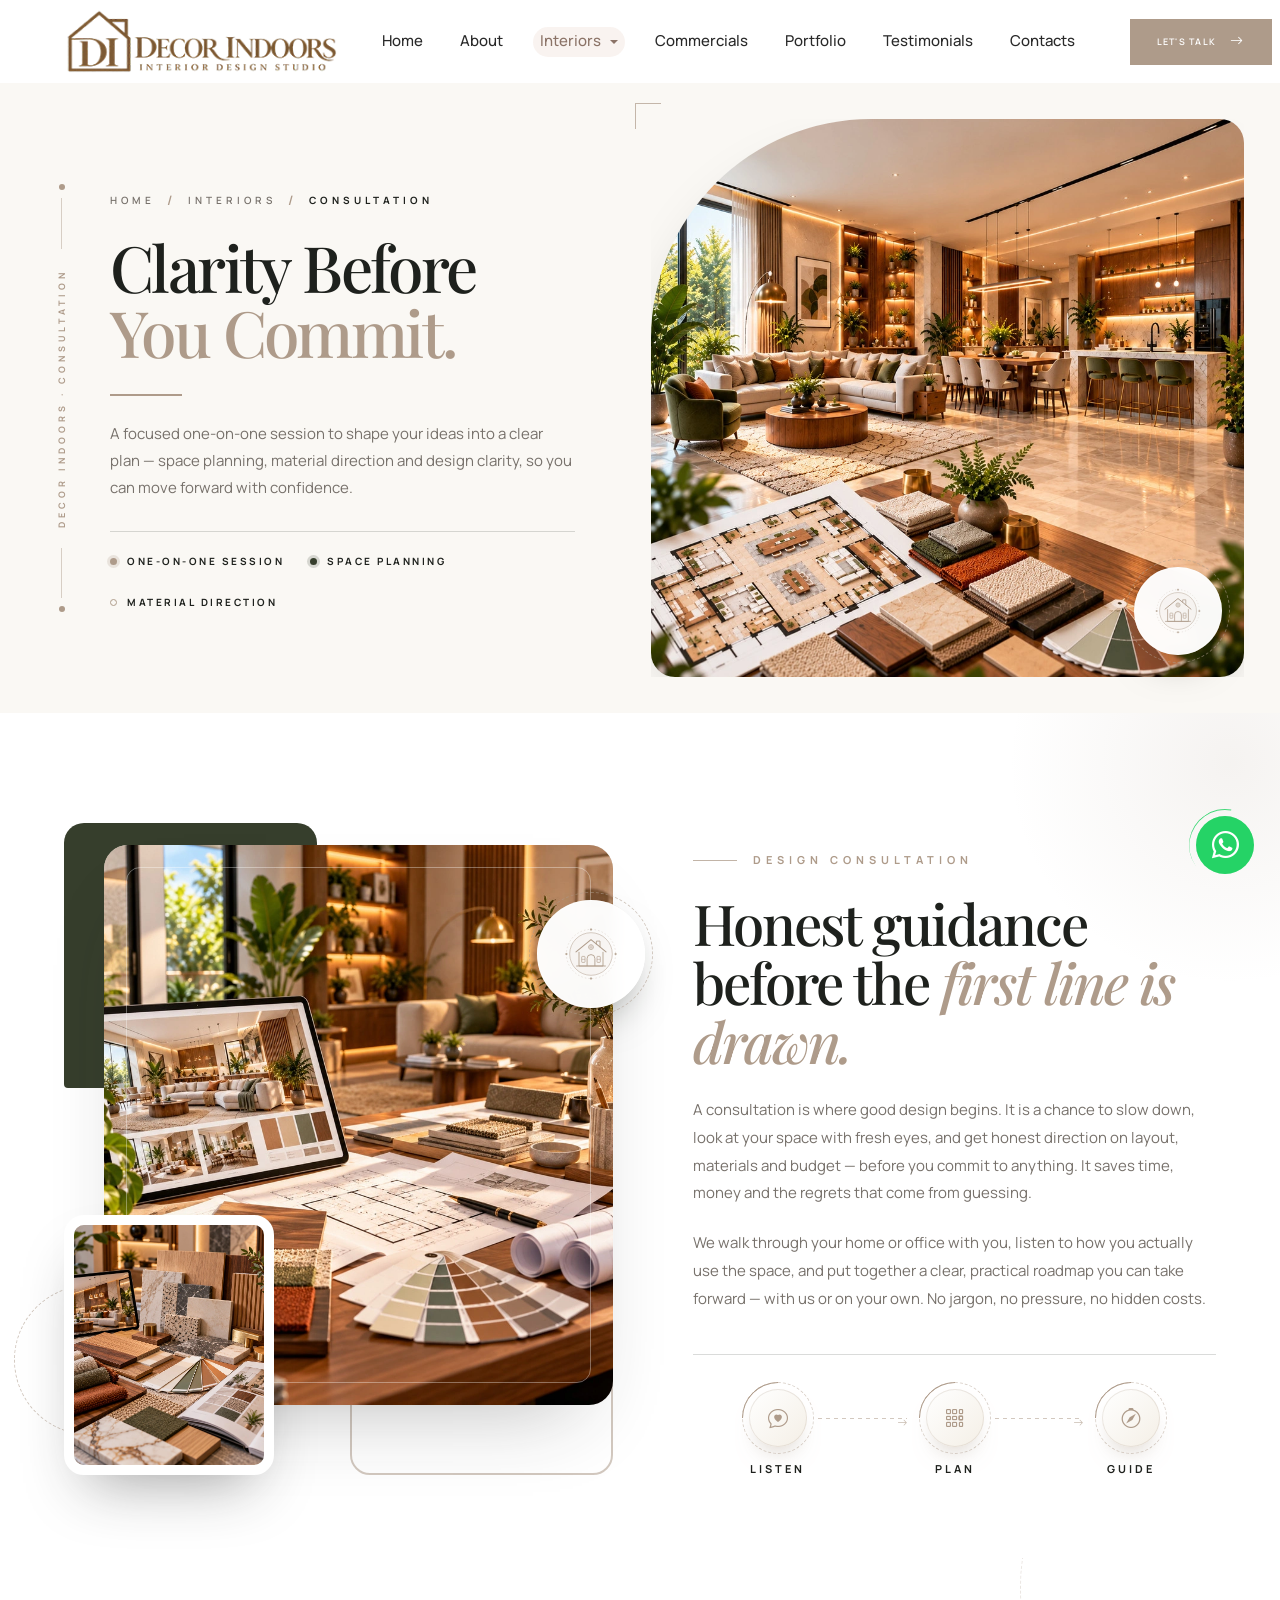
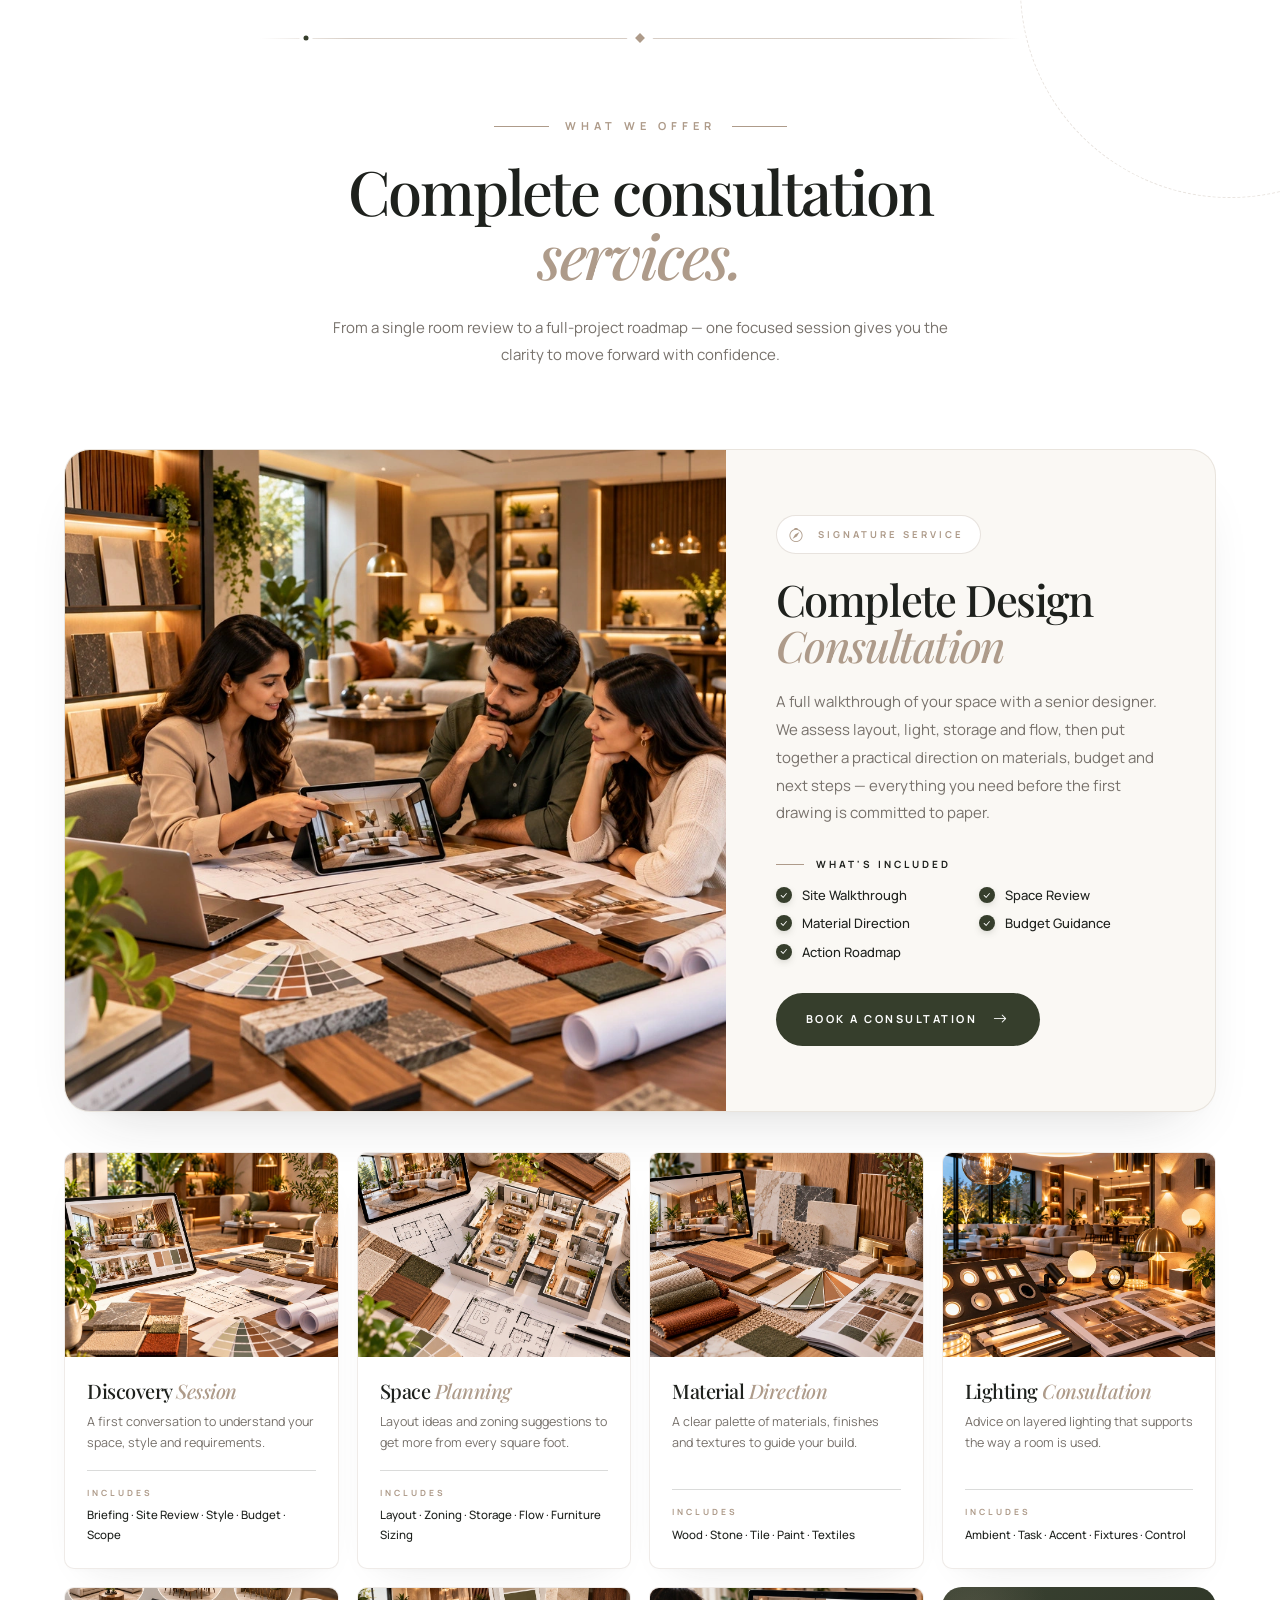
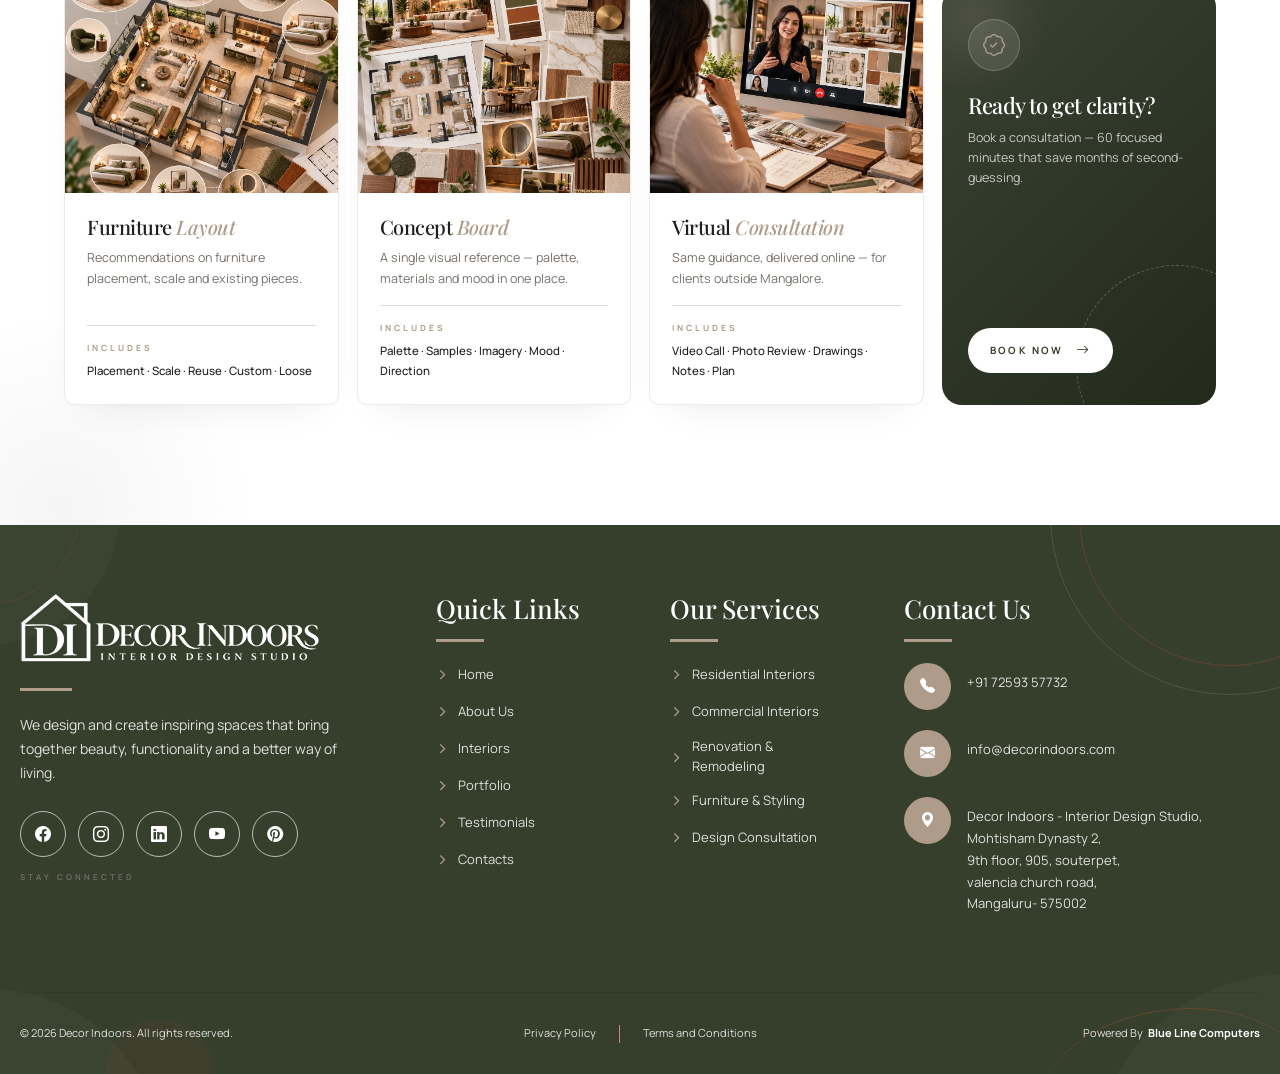
<file: decor-indoors-interiors-design-counsultation.html>
<!DOCTYPE html>
<html lang="en">
<head>
    <meta charset="UTF-8">
    <meta name="viewport" content="width=device-width, initial-scale=1.0">
    <meta http-equiv="X-UA-Compatible" content="IE=edge">
    <title>Design Consultation | DECOR INDOORS</title>
    <link rel="shortcut icon" href="images/favicon.png">
    <meta name="theme-color" content="#373f2e">

    <link rel="preconnect" href="https://fonts.googleapis.com">
    <link rel="preconnect" href="https://fonts.gstatic.com" crossorigin>
    <link rel="preconnect" href="https://cdn.jsdelivr.net" crossorigin>
    <link rel="preconnect" href="https://cdnjs.cloudflare.com" crossorigin>

    <link rel="stylesheet" href="css/bootstrap.min.css">
    <link href="https://cdn.jsdelivr.net/npm/bootstrap-icons@1.11.3/font/bootstrap-icons.css" rel="stylesheet">
    <link href="https://cdnjs.cloudflare.com/ajax/libs/font-awesome/6.7.2/css/all.min.css" rel="stylesheet">
    <link href="https://fonts.googleapis.com/css2?family=Manrope:wght@400;500;600;700&family=Playfair+Display:ital,wght@0,400;0,500;0,600;1,400;1,500&display=swap" rel="stylesheet">
    <link rel="stylesheet" href="css/style.css">

</head>
<body>


<!-- =========================================================
     DECOR INDOORS HEADER
========================================================= -->
<header class="di-main-header" id="diMainHeader">

    <div class="di-header-inner">

        <a href="index.html" class="di-brand">
            <figure>
                <img src="images/decor-indoors-logo.png"
                     alt="Decor Indoors" class="di-brand-logo">
                <figcaption class="cr-only">
                    Decor Indoors official brand logo.
                </figcaption>
            </figure>
        </a>

        <nav class="di-desktop-navigation navbar navbar-expand-lg" id="diNavigation">
            <ul class="navbar-nav">

                <li class="nav-item">
                    <a class="nav-link" href="index.html">Home</a>
                </li>

                <li class="nav-item">
                    <a class="nav-link" href="decor-indoors-about-us.html">About</a>
                </li>

                <li class="nav-item dropdown">
                    <a class="nav-link dropdown-toggle di-active-link" href="#" role="button"
                       data-bs-toggle="dropdown" aria-expanded="false">
                        Interiors
                    </a>
                    <ul class="dropdown-menu">
                        <li><a class="dropdown-item"
                               href="decor-indoors-interiors-residential-interiors.html">
                            Residential Interiors</a></li>
                        <li><a class="dropdown-item"
                               href="decor-indoors-interiors-renovation-and-remodeling.html">
                            Renovation &amp; Remodeling</a></li>
                        <li><a class="dropdown-item"
                               href="decor-indoors-interiors-furniture-and-styling.html">
                            Furniture &amp; Styling</a></li>
                        <li><a class="dropdown-item"
                               href="decor-indoors-interiors-design-counsultation.html">
                            Design Consultation</a></li>
                    </ul>
                </li>

                <li class="nav-item">
                    <a class="nav-link" href="decor-indoors-commercials.html">Commercials</a>
                </li>

                <li class="nav-item">
                    <a class="nav-link" href="decor-indoors-portfolio.html">Portfolio</a>
                </li>

                <li class="nav-item">
                    <a class="nav-link" href="decor-indoors-testimonials.html">Testimonials</a>
                </li>

                <li class="nav-item">
                    <a class="nav-link" href="decor-indoors-contacts.html">Contacts</a>
                </li>

            </ul>
        </nav>

        <a href="decor-indoors-contacts.html#contact-form" class="di-header-action">
            Let's Talk
            <i class="bi bi-arrow-right"></i>
        </a>

        <button class="di-mobile-trigger" type="button"
                data-bs-toggle="offcanvas" data-bs-target="#diMobileOffcanvas"
                aria-controls="diMobileOffcanvas" aria-label="Open menu">
            <span class="di-mobile-trigger-inner">
                <span class="di-mobile-trigger-line"></span>
                <span class="di-mobile-trigger-line"></span>
                <span class="di-mobile-trigger-line"></span>
            </span>
        </button>

    </div>

</header>


<article>

    <!-- =========================================================
         DESIGN CONSULTATION HERO
    ========================================================= -->
    <section class="di-ri-hero">

        <div class="di-ri-hero-wrap">

            <div class="di-ri-hero-content">

                <div class="di-ri-hero-rail">
                    <span class="di-ri-hero-rail-dot"></span>
                    <span class="di-ri-hero-rail-line"></span>
                    <span class="di-ri-hero-rail-text">
                        Decor Indoors · Consultation
                    </span>
                    <span class="di-ri-hero-rail-line"></span>
                    <span class="di-ri-hero-rail-dot"></span>
                </div>

                <div class="di-ri-hero-inner">

                    <nav class="di-ri-hero-crumb" aria-label="Breadcrumb">
                        <a href="index.html">Home</a>
                        <span>/</span>
                        <a href="decor-indoors-interiors-residential-interiors.html">Interiors</a>
                        <span>/</span>
                        <strong>Consultation</strong>
                    </nav>

                    <h1 class="di-ri-hero-title">
                        <span class="line line-1"><span>Clarity Before</span></span>
                        <span class="line line-2"><span class="accent">You Commit.</span></span>
                    </h1>

                    <div class="di-ri-hero-divider"></div>

                    <p class="di-ri-hero-text">
                        A focused one-on-one session to shape your ideas into
                        a clear plan — space planning, material direction and
                        design clarity, so you can move forward with confidence.
                    </p>

                    <div class="di-ri-hero-features">
                        <span class="di-ri-hero-feature">
                            <span class="di-ri-hero-feature-dot"></span>
                            One-on-One Session
                        </span>
                        <span class="di-ri-hero-feature">
                            <span class="di-ri-hero-feature-dot"></span>
                            Space Planning
                        </span>
                        <span class="di-ri-hero-feature">
                            <span class="di-ri-hero-feature-dot"></span>
                            Material Direction
                        </span>
                    </div>

                </div>

            </div>

            <figure class="di-ri-hero-media">
                <img src="images/images-design-consultancy/decor-indoors-design-hero-section-bg.webp"
                     alt="Design consultation by Decor Indoors"
                     loading="eager"
                     >
                <figcaption class="cr-only">
                    Design consultation interior by Decor Indoors.
                </figcaption>

                <span class="di-ri-hero-corner" aria-hidden="true"></span>

                <div class="di-ri-hero-emblem" aria-label="Decor Indoors design consultation">
                    <svg class="di-ri-hero-emblem-svg" viewBox="0 0 100 100" fill="none" xmlns="http://www.w3.org/2000/svg" aria-hidden="true">
                        <g class="di-emblem-ring">
                            <circle cx="50" cy="50" r="41" stroke="currentColor" stroke-width="0.9" stroke-dasharray="2.5 3.5" opacity="0.45"/>
                            <polygon points="50,6.5 52,9 50,11.5 48,9" fill="currentColor" opacity="0.85"/>
                            <polygon points="50,88.5 52,91 50,93.5 48,91" fill="currentColor" opacity="0.85"/>
                            <polygon points="6.5,50 9,52 11.5,50 9,48" fill="currentColor" opacity="0.85"/>
                            <polygon points="88.5,50 91,52 93.5,50 91,48" fill="currentColor" opacity="0.85"/>
                        </g>
                        <circle cx="50" cy="50" r="35.5" fill="rgba(174, 155, 138, 0.08)" stroke="currentColor" stroke-width="1.1" opacity="0.75"/>
                        <g class="di-emblem-home">
                            <line x1="26" y1="70" x2="74" y2="70" stroke="currentColor" stroke-width="1.4" stroke-linecap="round"/>
                            <path d="M59 34V28.5H65V39" stroke="currentColor" stroke-width="1.4" stroke-linejoin="round"/>
                            <path d="M25 46.5L50 26L75 46.5" stroke="currentColor" stroke-width="1.8" stroke-linecap="round" stroke-linejoin="round"/>
                            <circle cx="50" cy="38.5" r="4" stroke="currentColor" stroke-width="1.1"/>
                            <line x1="50" y1="34.5" x2="50" y2="42.5" stroke="currentColor" stroke-width="0.8"/>
                            <line x1="46" y1="38.5" x2="54" y2="38.5" stroke="currentColor" stroke-width="0.8"/>
                            <path d="M30 46.5V70H70V46.5" stroke="currentColor" stroke-width="1.4" stroke-linejoin="round"/>
                            <rect x="34.5" y="54" width="5.5" height="10" rx="1" stroke="currentColor" stroke-width="1.1"/>
                            <line x1="34.5" y1="59" x2="40" y2="59" stroke="currentColor" stroke-width="0.8"/>
                            <rect x="60" y="54" width="5.5" height="10" rx="1" stroke="currentColor" stroke-width="1.1"/>
                            <line x1="60" y1="59" x2="65.5" y2="59" stroke="currentColor" stroke-width="0.8"/>
                            <path d="M43.5 70V57.5A6.5 6.5 0 0 1 56.5 57.5V70" stroke="currentColor" stroke-width="1.4"/>
                        </g>
                    </svg>
                </div>

            </figure>

        </div>

    </section>


    <!-- =========================================================
         DESIGN CONSULTATION — LAYERED VIGNETTE
    ========================================================= -->
    <section class="di-dc-section" id="design-consultation-intro">

        <div class="di-dc-wrap">

            <div class="di-dc-visual">

                <span class="di-dc-shape-green" aria-hidden="true"></span>
                <span class="di-dc-shape-outline" aria-hidden="true"></span>
                <span class="di-dc-shape-ring" aria-hidden="true"></span>

                <figure class="di-dc-media-main">
                    <img src="images/images-design-consultancy/decor-indoors-design-discovery-session.webp"
                         alt="Design consultation interior by Decor Indoors">
                    <figcaption class="cr-only">
                        Design consultation interior by Decor Indoors.
                    </figcaption>
                </figure>

                <figure class="di-dc-media-small">
                    <img src="images/images-design-consultancy/decor-indoors-design-material-design.webp"
                         alt="Material direction detail by Decor Indoors">
                    <figcaption class="cr-only">
                        Material direction detail by Decor Indoors.
                    </figcaption>
                </figure>

                <div class="di-dc-emblem" aria-label="Decor Indoors design consultation">
                    <svg viewBox="0 0 100 100" fill="none" xmlns="http://www.w3.org/2000/svg" aria-hidden="true">
                        <g class="di-dc-emblem-ring">
                            <circle cx="50" cy="50" r="41" stroke="currentColor" stroke-width="0.9" stroke-dasharray="2.5 3.5" opacity="0.45"/>
                            <polygon points="50,6.5 52,9 50,11.5 48,9" fill="currentColor" opacity="0.85"/>
                            <polygon points="50,88.5 52,91 50,93.5 48,91" fill="currentColor" opacity="0.85"/>
                            <polygon points="6.5,50 9,52 11.5,50 9,48" fill="currentColor" opacity="0.85"/>
                            <polygon points="88.5,50 91,52 93.5,50 91,48" fill="currentColor" opacity="0.85"/>
                        </g>
                        <circle cx="50" cy="50" r="35.5" fill="rgba(174, 155, 138, 0.08)" stroke="currentColor" stroke-width="1.1" opacity="0.75"/>
                        <g class="di-dc-emblem-home">
                            <line x1="26" y1="70" x2="74" y2="70" stroke="currentColor" stroke-width="1.4" stroke-linecap="round"/>
                            <path d="M59 34V28.5H65V39" stroke="currentColor" stroke-width="1.4" stroke-linejoin="round"/>
                            <path d="M25 46.5L50 26L75 46.5" stroke="currentColor" stroke-width="1.8" stroke-linecap="round" stroke-linejoin="round"/>
                            <circle cx="50" cy="38.5" r="4" stroke="currentColor" stroke-width="1.1"/>
                            <line x1="50" y1="34.5" x2="50" y2="42.5" stroke="currentColor" stroke-width="0.8"/>
                            <line x1="46" y1="38.5" x2="54" y2="38.5" stroke="currentColor" stroke-width="0.8"/>
                            <path d="M30 46.5V70H70V46.5" stroke="currentColor" stroke-width="1.4" stroke-linejoin="round"/>
                            <rect x="34.5" y="54" width="5.5" height="10" rx="1" stroke="currentColor" stroke-width="1.1"/>
                            <line x1="34.5" y1="59" x2="40" y2="59" stroke="currentColor" stroke-width="0.8"/>
                            <rect x="60" y="54" width="5.5" height="10" rx="1" stroke="currentColor" stroke-width="1.1"/>
                            <line x1="60" y1="59" x2="65.5" y2="59" stroke="currentColor" stroke-width="0.8"/>
                            <path d="M43.5 70V57.5A6.5 6.5 0 0 1 56.5 57.5V70" stroke="currentColor" stroke-width="1.4"/>
                        </g>
                    </svg>
                </div>

            </div>


            <div class="di-dc-content">

                <div class="di-dc-kicker">
                    Design Consultation
                </div>

                <h2 class="di-dc-title">
                    <span class="line line-1"><span>Honest guidance</span></span>
                    <span class="line line-2"><span>before the <span class="accent">first line is drawn.</span></span></span>
                </h2>

                <p class="di-dc-text">
                    A consultation is where good design begins. It is a chance
                    to slow down, look at your space with fresh eyes, and get
                    honest direction on layout, materials and budget — before
                    you commit to anything. It saves time, money and the
                    regrets that come from guessing.
                </p>

                <p class="di-dc-text">
                    We walk through your home or office with you, listen to how
                    you actually use the space, and put together a clear,
                    practical roadmap you can take forward — with us or on
                    your own. No jargon, no pressure, no hidden costs.
                </p>

                <div class="di-dc-features">

                    <div class="di-dc-feature">
                        <div class="di-dc-feature-icon">
                            <i class="bi bi-chat-heart"></i>
                        </div>
                        <div class="di-dc-feature-title">Listen</div>
                        <span class="di-dc-feature-arrow" aria-hidden="true">
                            <i class="bi bi-arrow-right"></i>
                        </span>
                    </div>

                    <div class="di-dc-feature">
                        <div class="di-dc-feature-icon">
                            <i class="bi bi-grid-3x3-gap"></i>
                        </div>
                        <div class="di-dc-feature-title">Plan</div>
                        <span class="di-dc-feature-arrow" aria-hidden="true">
                            <i class="bi bi-arrow-right"></i>
                        </span>
                    </div>

                    <div class="di-dc-feature">
                        <div class="di-dc-feature-icon">
                            <i class="bi bi-compass"></i>
                        </div>
                        <div class="di-dc-feature-title">Guide</div>
                    </div>

                </div>

            </div>

        </div>

    </section>


    <!-- =========================================================
         WHAT WE OFFER — DESIGN CONSULTATION SERVICES
    ========================================================= -->
    <section class="di-mg-section" id="design-consultation-services">

        <div class="di-mg-wrap">

            <div class="di-mg-divider" aria-hidden="true"></div>

            <div class="di-mg-head">

                <div class="di-mg-kicker">
                    What We Offer
                </div>

                <h2 class="di-mg-title">
                    <span class="line line-1"><span>Complete consultation</span></span>
                    <span class="line line-2"><span class="accent">services.</span></span>
                </h2>

                <p class="di-mg-intro">
                    From a single room review to a full-project roadmap —
                    one focused session gives you the clarity to move forward
                    with confidence.
                </p>

            </div>


            <article class="di-mg-featured">

                <figure class="di-mg-featured-media">
                    <img src="images/images-design-consultancy/decor-indoors-design-complete-design-consultancy.webp"
                         alt="Complete Design Consultation by Decor Indoors">
                    <figcaption class="cr-only">
                        Complete Design Consultation by Decor Indoors.
                    </figcaption>
                </figure>

                <div class="di-mg-featured-content">

                    <div class="di-mg-featured-badge">
                        <i class="bi bi-compass"></i>
                        Signature Service
                    </div>

                    <h3 class="di-mg-featured-title">
                        Complete Design <span class="accent">Consultation</span>
                    </h3>

                    <p class="di-mg-featured-text">
                        A full walkthrough of your space with a senior designer.
                        We assess layout, light, storage and flow, then put
                        together a practical direction on materials, budget and
                        next steps — everything you need before the first
                        drawing is committed to paper.
                    </p>

                    <div class="di-mg-includes-label">What's Included</div>

                    <ul class="di-mg-includes">
                        <li>Site Walkthrough</li>
                        <li>Space Review</li>
                        <li>Material Direction</li>
                        <li>Budget Guidance</li>
                        <li>Action Roadmap</li>
                    </ul>

                    <a href="decor-indoors-contacts.html#contact-form" class="di-mg-featured-btn">
                        <span>Book a Consultation</span>
                        <i class="bi bi-arrow-right"></i>
                    </a>

                </div>

            </article>


            <div class="di-mg-grid">

                <article class="di-mg-card">
                    <figure class="di-mg-card-media">
                        <img src="images/images-design-consultancy/decor-indoors-design-discovery-session.webp"
                             alt="Discovery Session by Decor Indoors" loading="lazy">
                        <figcaption class="cr-only">
                            Discovery Session by Decor Indoors.
                        </figcaption>
                    </figure>

                    <div class="di-mg-card-body">
                        <h3 class="di-mg-card-title">
                            Discovery <span class="accent">Session</span>
                        </h3>
                        <p class="di-mg-card-text">
                            A first conversation to understand your space, style and requirements.
                        </p>
                        <div class="di-mg-card-includes">
                            <p class="di-mg-card-includes-text">
                                Briefing · Site Review · Style · Budget · Scope
                            </p>
                        </div>
                    </div>
                </article>


                <article class="di-mg-card">
                    <figure class="di-mg-card-media">
                        <img src="images/images-design-consultancy/decor-indoors-design-space-planning.webp"
                             alt="Space Planning by Decor Indoors" loading="lazy">
                        <figcaption class="cr-only">
                            Space Planning by Decor Indoors.
                        </figcaption>
                    </figure>

                    <div class="di-mg-card-body">
                        <h3 class="di-mg-card-title">
                            Space <span class="accent">Planning</span>
                        </h3>
                        <p class="di-mg-card-text">
                            Layout ideas and zoning suggestions to get more from every square foot.
                        </p>
                        <div class="di-mg-card-includes">
                            <p class="di-mg-card-includes-text">
                                Layout · Zoning · Storage · Flow · Furniture Sizing
                            </p>
                        </div>
                    </div>
                </article>


                <article class="di-mg-card">
                    <figure class="di-mg-card-media">
                        <img src="images/images-design-consultancy/decor-indoors-design-material-design.webp"
                             alt="Material Direction by Decor Indoors" loading="lazy">
                        <figcaption class="cr-only">
                            Material Direction by Decor Indoors.
                        </figcaption>
                    </figure>

                    <div class="di-mg-card-body">
                        <h3 class="di-mg-card-title">
                            Material <span class="accent">Direction</span>
                        </h3>
                        <p class="di-mg-card-text">
                            A clear palette of materials, finishes and textures to guide your build.
                        </p>
                        <div class="di-mg-card-includes">
                            <p class="di-mg-card-includes-text">
                                Wood · Stone · Tile · Paint · Textiles
                            </p>
                        </div>
                    </div>
                </article>


                <article class="di-mg-card">
                    <figure class="di-mg-card-media">
                        <img src="images/images-design-consultancy/decor-indoors-design-lighting-consultation.webp"
                             alt="Lighting Consultation by Decor Indoors" loading="lazy">
                        <figcaption class="cr-only">
                            Lighting Consultation by Decor Indoors.
                        </figcaption>
                    </figure>

                    <div class="di-mg-card-body">
                        <h3 class="di-mg-card-title">
                            Lighting <span class="accent">Consultation</span>
                        </h3>
                        <p class="di-mg-card-text">
                            Advice on layered lighting that supports the way a room is used.
                        </p>
                        <div class="di-mg-card-includes">
                            <p class="di-mg-card-includes-text">
                                Ambient · Task · Accent · Fixtures · Control
                            </p>
                        </div>
                    </div>
                </article>


                <article class="di-mg-card">
                    <figure class="di-mg-card-media">
                        <img src="images/images-design-consultancy/decor-indoors-design-furniture-layout.webp"
                             alt="Furniture Layout by Decor Indoors" loading="lazy">
                        <figcaption class="cr-only">
                            Furniture Layout by Decor Indoors.
                        </figcaption>
                    </figure>

                    <div class="di-mg-card-body">
                        <h3 class="di-mg-card-title">
                            Furniture <span class="accent">Layout</span>
                        </h3>
                        <p class="di-mg-card-text">
                            Recommendations on furniture placement, scale and existing pieces.
                        </p>
                        <div class="di-mg-card-includes">
                            <p class="di-mg-card-includes-text">
                                Placement · Scale · Reuse · Custom · Loose
                            </p>
                        </div>
                    </div>
                </article>


                <article class="di-mg-card">
                    <figure class="di-mg-card-media">
                        <img src="images/images-design-consultancy/decor-indoors-design-concept-board.webp"
                             alt="Concept Board by Decor Indoors" loading="lazy">
                        <figcaption class="cr-only">
                            Concept Board by Decor Indoors.
                        </figcaption>
                    </figure>

                    <div class="di-mg-card-body">
                        <h3 class="di-mg-card-title">
                            Concept <span class="accent">Board</span>
                        </h3>
                        <p class="di-mg-card-text">
                            A single visual reference — palette, materials and mood in one place.
                        </p>
                        <div class="di-mg-card-includes">
                            <p class="di-mg-card-includes-text">
                                Palette · Samples · Imagery · Mood · Direction
                            </p>
                        </div>
                    </div>
                </article>


                <article class="di-mg-card">
                    <figure class="di-mg-card-media">
                        <img src="images/images-design-consultancy/decor-indoors-design-virtual-consultancy.webp"
                             alt="Virtual Consultation by Decor Indoors" loading="lazy">
                        <figcaption class="cr-only">
                            Virtual Consultation by Decor Indoors.
                        </figcaption>
                    </figure>

                    <div class="di-mg-card-body">
                        <h3 class="di-mg-card-title">
                            Virtual <span class="accent">Consultation</span>
                        </h3>
                        <p class="di-mg-card-text">
                            Same guidance, delivered online — for clients outside Mangalore.
                        </p>
                        <div class="di-mg-card-includes">
                            <p class="di-mg-card-includes-text">
                                Video Call · Photo Review · Drawings · Notes · Plan
                            </p>
                        </div>
                    </div>
                </article>


                <article class="di-mg-cta-card">

                    <div>
                        <div class="di-mg-cta-icon">
                            <i class="bi bi-patch-check"></i>
                        </div>

                        <h3 class="di-mg-cta-title">
                            Ready to get clarity?
                        </h3>

                        <p class="di-mg-cta-text">
                            Book a consultation — 60 focused minutes
                            that save months of second-guessing.
                        </p>
                    </div>

                    <a href="decor-indoors-contacts.html#contact-form" class="di-mg-cta-btn">
                        <span>Book Now</span>
                        <i class="bi bi-arrow-right"></i>
                    </a>

                </article>

            </div>

        </div>

    </section>

</article>


<!-- =========================================================
     FOOTER
========================================================= -->
<footer class="di-footer">

    <div class="di-footer-deco di-footer-deco-top-left"></div>
    <div class="di-footer-deco di-footer-deco-bottom-left"></div>
    <div class="di-footer-deco di-footer-deco-top-right"></div>
    <div class="di-footer-deco di-footer-deco-bottom-right"></div>

    <div class="container">
        <div class="di-footer-inner">

            <div class="row di-footer-main align-items-start">

                <div class="col-xl-4 col-lg-4 col-md-12">
                    <div class="di-footer-brand">

                        <a href="index.html" class="di-footer-logo">
                            <figure>
                                <img src="images/decor-indoors-logo1.png"
                                     alt="Decor Indoors" loading="lazy">
                                <figcaption class="cr-only">
                                    Decor Indoors footer brand logo.
                                </figcaption>
                            </figure>
                        </a>

                        <div class="di-footer-brand-line"></div>

                        <p>
                            We design and create inspiring spaces
                            that bring together beauty, functionality
                            and a better way of living.
                        </p>

                        <div class="di-footer-social">
                            <a href="#" aria-label="Facebook"><i class="bi bi-facebook"></i></a>
                            <a href="https://www.instagram.com/decorindoors/" target="_blank" aria-label="Instagram"><i class="bi bi-instagram"></i></a>
                            <a href="#" aria-label="LinkedIn"><i class="bi bi-linkedin"></i></a>
                            <a href="#" aria-label="YouTube"><i class="bi bi-youtube"></i></a>
                            <a href="#" aria-label="Pinterest"><i class="bi bi-pinterest"></i></a>
                        </div>

                        <div class="di-footer-connected">STAY CONNECTED</div>

                    </div>
                </div>

                <div class="col-xl-2 col-lg-2 col-md-4 col-sm-6">
                    <div class="di-footer-column">
                        <h3 class="di-footer-heading">Quick Links</h3>
                        <div class="di-footer-heading-line"></div>

                        <ul class="di-footer-links">
                            <li><a href="index.html"><span>›</span> Home</a></li>
                            <li><a href="decor-indoors-about-us.html"><span>›</span> About Us</a></li>
                            <li><a href="decor-indoors-interiors-residential-interiors.html"><span>›</span> Interiors</a></li>
                            <li><a href="decor-indoors-portfolio.html"><span>›</span> Portfolio</a></li>
                            <li><a href="decor-indoors-testimonials.html"><span>›</span> Testimonials</a></li>
                            <li><a href="decor-indoors-contacts.html"><span>›</span> Contacts</a></li>
                        </ul>
                    </div>
                </div>

                <div class="col-xl-2 col-lg-2 col-md-4 col-sm-6">
                    <div class="di-footer-column">
                        <h3 class="di-footer-heading">Our Services</h3>
                        <div class="di-footer-heading-line"></div>

                        <ul class="di-footer-links">
                            <li><a href="decor-indoors-interiors-residential-interiors.html"><span>›</span> Residential Interiors</a></li>
                            <li><a href="decor-indoors-commercials.html"><span>›</span> Commercial Interiors</a></li>
                            <li><a href="decor-indoors-interiors-renovation-and-remodeling.html"><span>›</span> Renovation &amp; Remodeling</a></li>
                            <li><a href="decor-indoors-interiors-furniture-and-styling.html"><span>›</span> Furniture &amp; Styling</a></li>
                            <li><a href="decor-indoors-interiors-design-counsultation.html"><span>›</span> Design Consultation</a></li>
                        </ul>
                    </div>
                </div>

                <div class="col-xl-4 col-lg-4 col-md-4">
                    <div class="di-footer-contact">
                        <h3 class="di-footer-heading">Contact Us</h3>
                        <div class="di-footer-heading-line"></div>

                        <div class="di-footer-contact-item">
                            <div class="di-footer-contact-icon">
                                <i class="bi bi-telephone-fill"></i>
                            </div>
                            <div class="di-footer-contact-content">
                                <a href="tel:+917259357732">+91 72593 57732</a>
                            </div>
                        </div>

                        <div class="di-footer-contact-item">
                            <div class="di-footer-contact-icon">
                                <i class="bi bi-envelope-fill"></i>
                            </div>
                            <div class="di-footer-contact-content">
                                <a href="mailto:info@decorindoors.com">info@decorindoors.com</a>
                            </div>
                        </div>

                        <div class="di-footer-contact-item">
                            <div class="di-footer-contact-icon">
                                <i class="bi bi-geo-alt-fill"></i>
                            </div>
                            <div class="di-footer-contact-content di-footer-address">
                                <span>Decor Indoors - Interior Design Studio,</span>
                                <span>Mohtisham Dynasty 2,</span>
                                <span>9th floor, 905, souterpet,</span>
                                <span>valencia church road,</span>
                                <span>Mangaluru- 575002</span>
                            </div>
                        </div>
                    </div>
                </div>

            </div>

            <div class="di-footer-bottom">

                <div class="di-footer-copy">
                    © 2026 Decor Indoors. All rights reserved.
                </div>

                <div class="di-footer-policy">
                    <a href="#">Privacy Policy</a>
                    <span></span>
                    <a href="#">Terms and Conditions</a>
                </div>

                <div class="di-footer-powered">
                    Powered By
                    <a href="https://bluelinecomputers.com/" target="_blank" rel="noopener">
                        <strong>Blue Line Computers</strong>
                    </a>
                </div>

            </div>

        </div>
    </div>

</footer>


<!-- =========================================================
     FIXED WHATSAPP BUTTON
========================================================= -->
<a
    href="https://wa.me/917259357732?text=Hello%20Decor%20Indoors%2C%20I%20would%20like%20to%20know%20more%20about%20your%20design%20consultation%20services."
    class="di-whatsapp-float"
    target="_blank" rel="noopener"
    aria-label="Chat with Decor Indoors on WhatsApp"
>
    <span class="di-whatsapp-ripple ripple-one"></span>
    <span class="di-whatsapp-ripple ripple-two"></span>
    <span class="di-whatsapp-ripple ripple-three"></span>
    <span class="di-whatsapp-orbit"></span>

    <span class="di-whatsapp-tooltip">
        <span class="di-tooltip-dot"></span>
        Chat with us
    </span>

    <span class="di-whatsapp-icon">
        <i class="bi bi-whatsapp"></i>
    </span>
</a>


<!-- =========================================================
     MOBILE OFFCANVAS
========================================================= -->
<div class="offcanvas offcanvas-start di-mobile-offcanvas"
     tabindex="-1" id="diMobileOffcanvas"
     aria-labelledby="diMobileOffcanvasLabel">

    <button type="button" class="di-offcanvas-close"
            data-bs-dismiss="offcanvas" aria-label="Close">
        <span aria-hidden="true">&times;</span>
    </button>

    <div class="offcanvas-body di-offcanvas-body">

        <div id="diMobileMenuContainer"></div>

        <a href="decor-indoors-contacts.html#contact-form"
           class="di-offcanvas-action" data-bs-dismiss="offcanvas">
            Let's Talk
            <i class="bi bi-arrow-right"></i>
        </a>

        <div class="di-offcanvas-note">
            <small>Interior Design Studio</small>
            <strong>Spaces for a<br>Better Tomorrow.</strong>
        </div>

    </div>

</div>



<script src="js/bootstrap.bundle.min.js" defer></script>
<script src="js/jquery-3.7.1.min.js"></script>

<script>
document.addEventListener("DOMContentLoaded", function () {

    const diHeader = document.getElementById("diMainHeader");
    const diNavigation = document.getElementById("diNavigation");
    const diMobileMenuContainer = document.getElementById("diMobileMenuContainer");
    const diMobileOffcanvas = document.getElementById("diMobileOffcanvas");

    diMobileOffcanvas.addEventListener("show.bs.offcanvas", function () {
        diHeader.style.display = "none";
    });

    diMobileOffcanvas.addEventListener("hidden.bs.offcanvas", function () {
        diHeader.style.display = "";
    });

    const diMenu = diNavigation.querySelector(".navbar-nav");
    const diDesktopParent = diNavigation;
    const diDesktopMedia = window.matchMedia("(min-width: 992px)");

    function diMoveMenu() {
        if (diDesktopMedia.matches) {
            if (diMenu.parentElement !== diDesktopParent) {
                diDesktopParent.appendChild(diMenu);
            }
        } else {
            if (diMenu.parentElement !== diMobileMenuContainer) {
                diMobileMenuContainer.appendChild(diMenu);
            }
        }
    }

    diMoveMenu();
    diDesktopMedia.addEventListener("change", diMoveMenu);

    function diHeaderScrollEffect() {
        if (window.scrollY > 70) {
            diHeader.classList.add("di-header-scrolled");
        } else {
            diHeader.classList.remove("di-header-scrolled");
        }
    }

    window.addEventListener("scroll", diHeaderScrollEffect, { passive: true });

    function diEnableDesktopHover() {
        if (!diDesktopMedia.matches) return;

        const diDropdowns = diNavigation.querySelectorAll(".dropdown");

        diDropdowns.forEach(function (diDropdown) {
            const diToggle = diDropdown.querySelector(".dropdown-toggle");
            if (diDropdown.dataset.diHoverReady === "true") return;
            diDropdown.dataset.diHoverReady = "true";

            diDropdown.addEventListener("mouseenter", function () {
                if (!diDesktopMedia.matches) return;
                bootstrap.Dropdown.getOrCreateInstance(diToggle).show();
            });

            diDropdown.addEventListener("mouseleave", function () {
                if (!diDesktopMedia.matches) return;
                bootstrap.Dropdown.getOrCreateInstance(diToggle).hide();
            });
        });
    }

    setTimeout(diEnableDesktopHover, 100);

    diDesktopMedia.addEventListener("change", function () {
        setTimeout(diEnableDesktopHover, 100);
    });

    diMobileOffcanvas.addEventListener("click", function (event) {

        const diClickedLink = event.target.closest(".nav-link:not(.dropdown-toggle)");

        if (diClickedLink && !diClickedLink.classList.contains("dropdown-toggle")) {
            const instance = bootstrap.Offcanvas.getInstance(diMobileOffcanvas);
            if (instance) instance.hide();
        }

        const diDropdownItem = event.target.closest(".dropdown-item");

        if (diDropdownItem) {
            const instance = bootstrap.Offcanvas.getInstance(diMobileOffcanvas);
            if (instance) instance.hide();
        }
    });

});
</script>


<!-- =========================================================
     SCROLL REVEAL — combined observer for both sections
========================================================= -->
<script>
document.addEventListener("DOMContentLoaded", function () {

    const sections = document.querySelectorAll(
        "#design-consultation-intro, #design-consultation-services"
    );

    if (!sections.length) return;

    const observer = new IntersectionObserver(
        function (entries) {
            entries.forEach(function (entry) {
                if (entry.isIntersecting) {
                    entry.target.classList.add("is-in-view");
                    observer.unobserve(entry.target);
                }
            });
        },
        { threshold: 0.08, rootMargin: "0px 0px -60px 0px" }
    );

    sections.forEach(function (s) { observer.observe(s); });

});
</script>

<script src="js/decor-indoors-scroll-live-fixed.js" defer></script>
</body>
</html>
</file>
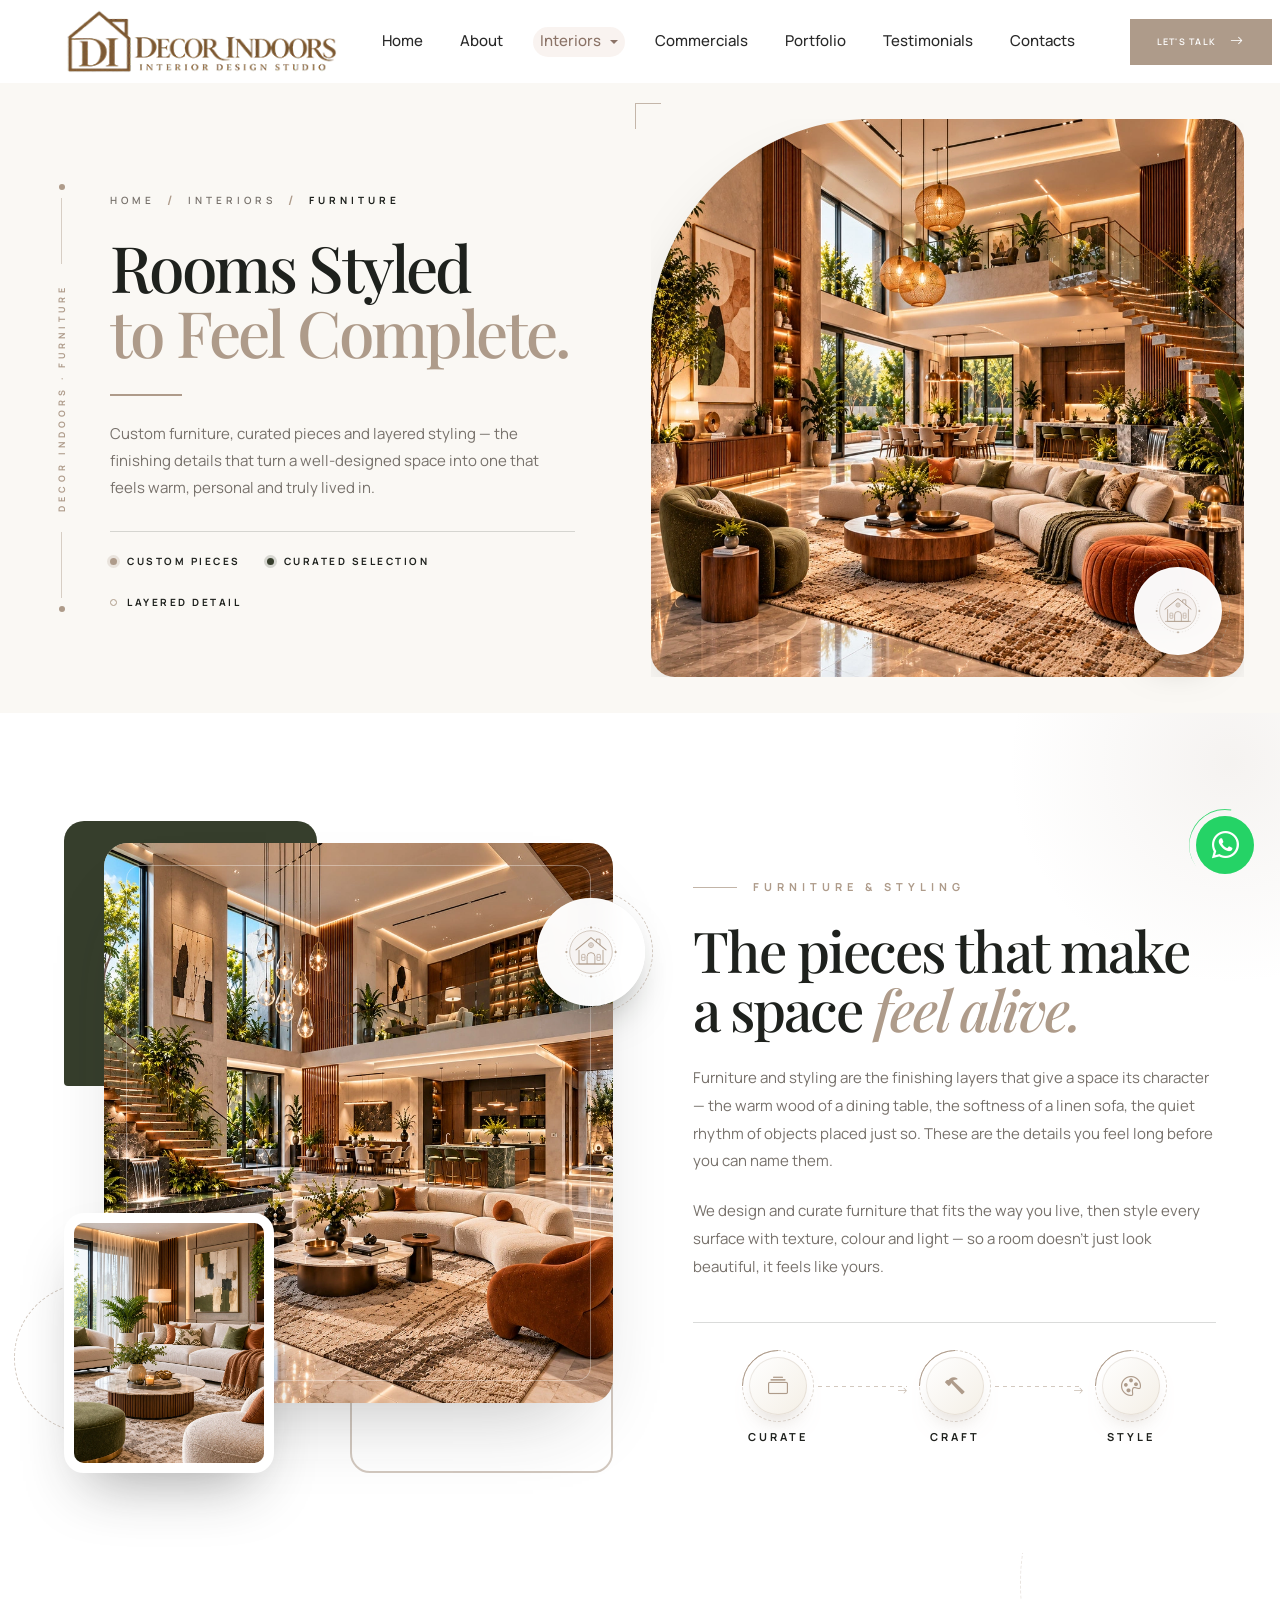
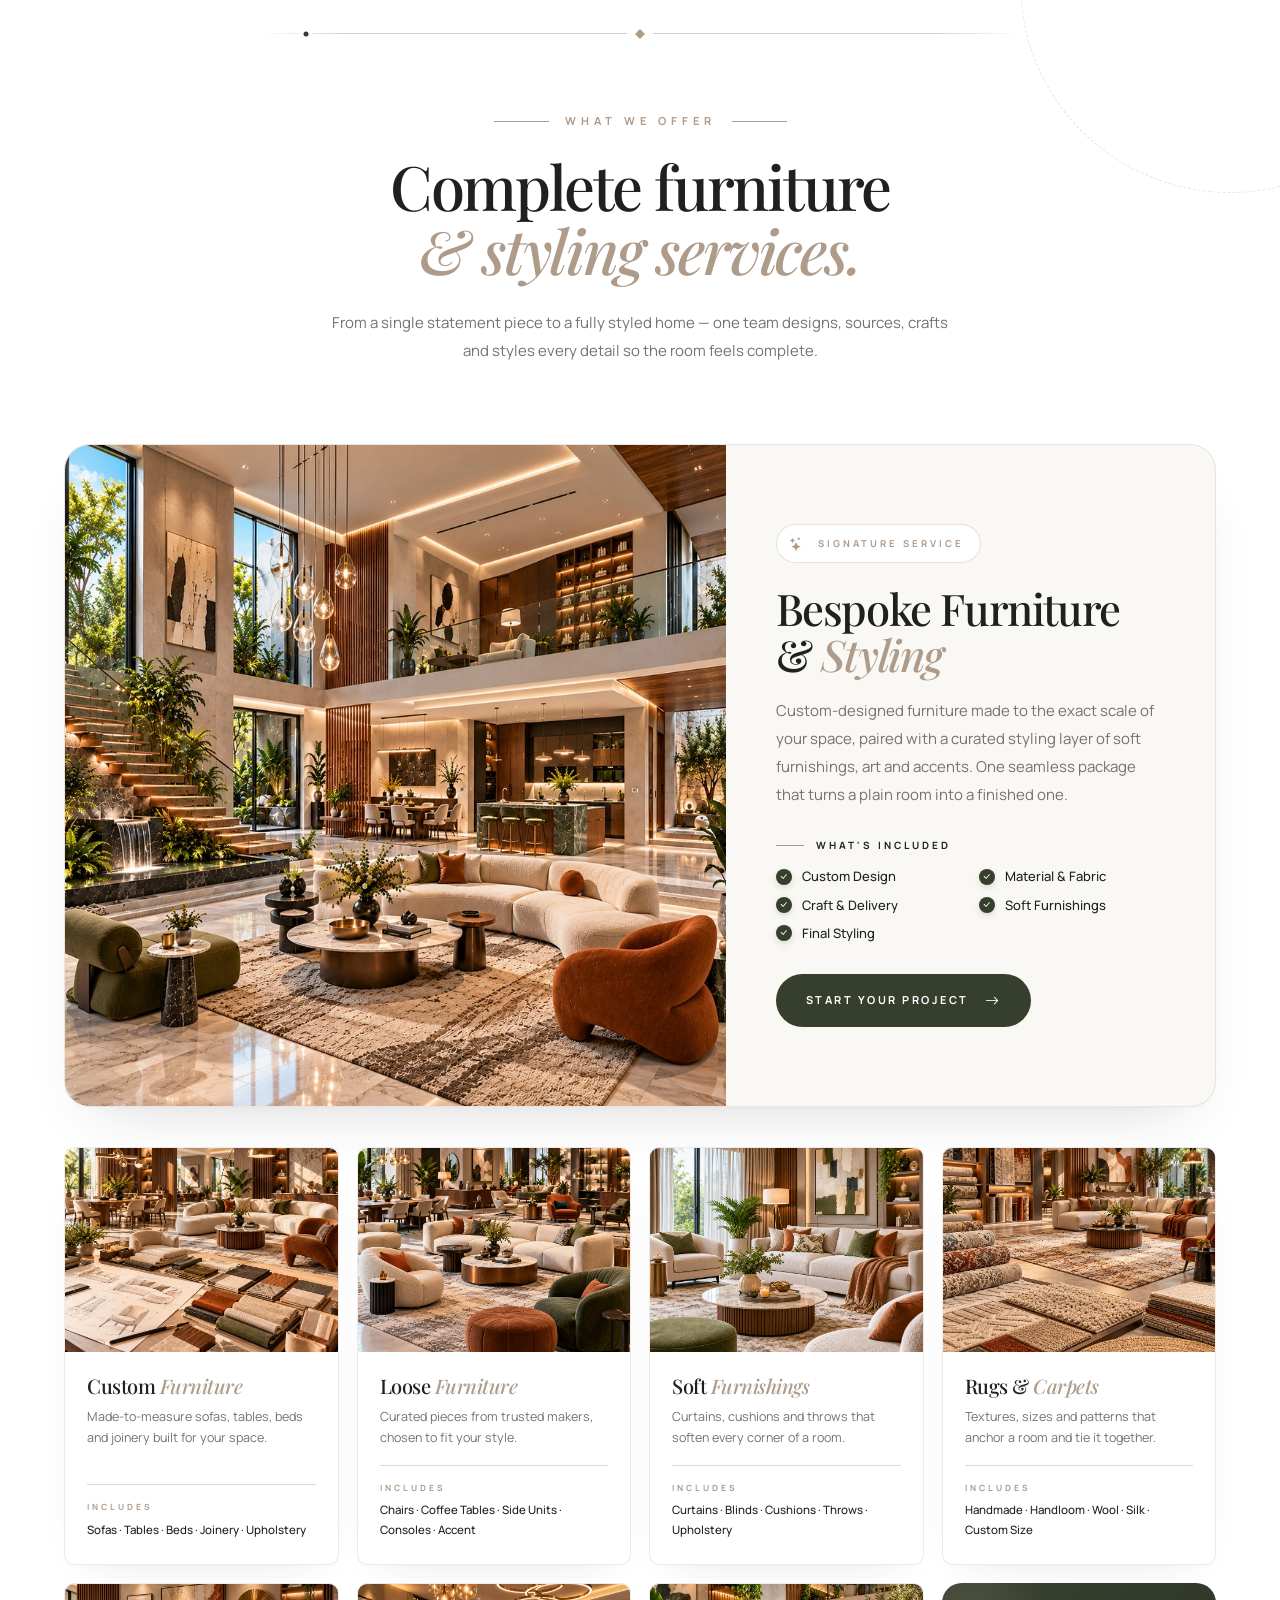
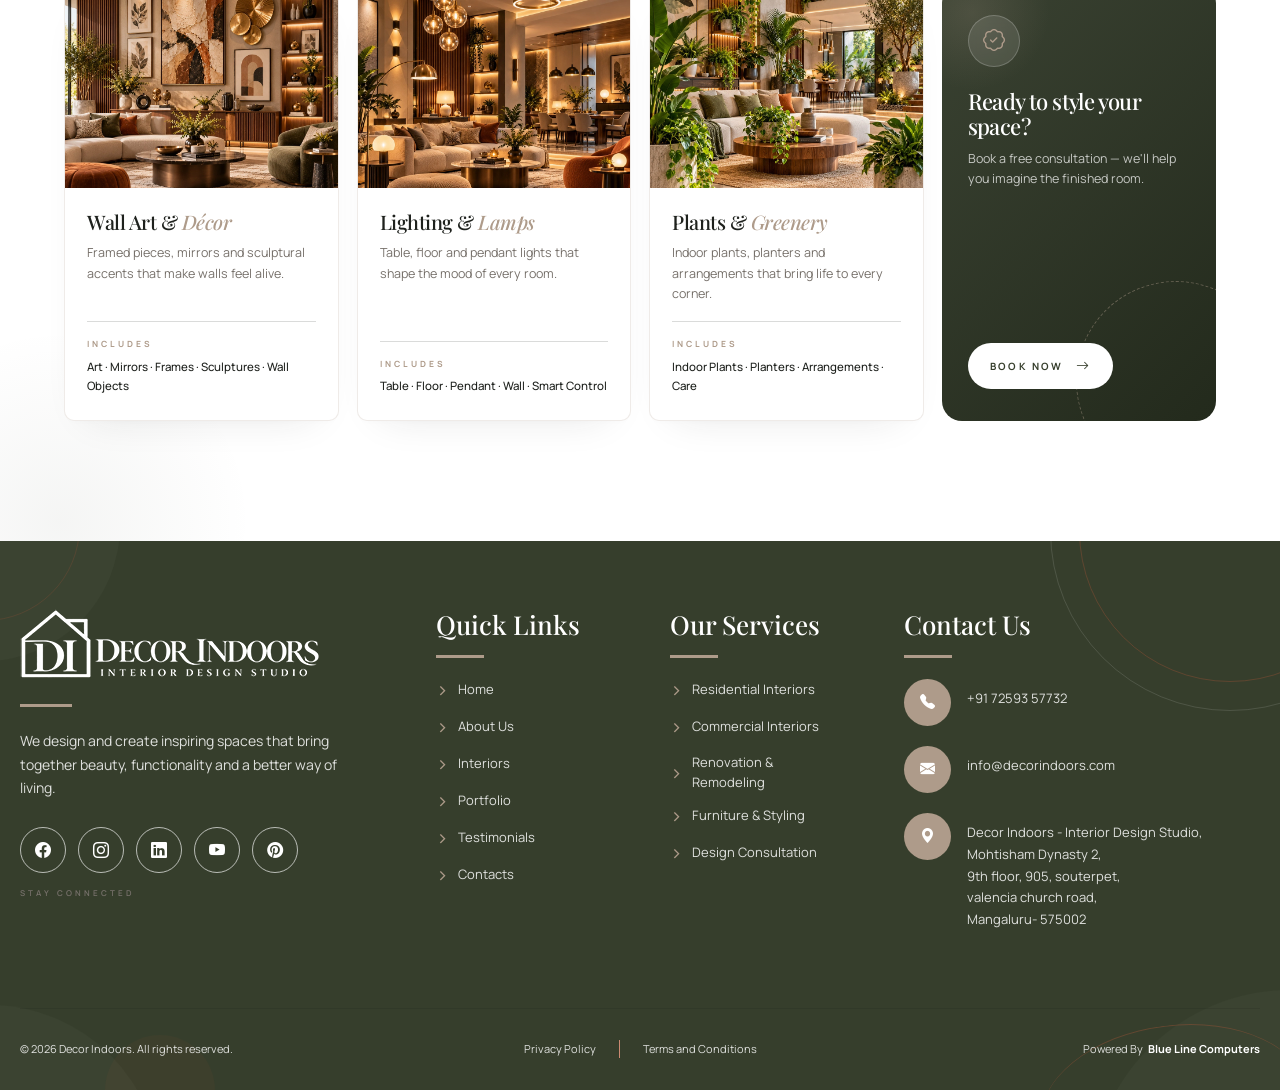
<file: decor-indoors-interiors-furniture-and-styling.html>
<!DOCTYPE html>
<html lang="en">
<head>
    <meta charset="UTF-8">
    <meta name="viewport" content="width=device-width, initial-scale=1.0">
    <meta http-equiv="X-UA-Compatible" content="IE=edge">
    <title>Furniture &amp; Styling | DECOR INDOORS</title>
    <link rel="shortcut icon" href="images/favicon.png">
    <meta name="theme-color" content="#373f2e">

    <link rel="preconnect" href="https://fonts.googleapis.com">
    <link rel="preconnect" href="https://fonts.gstatic.com" crossorigin>
    <link rel="preconnect" href="https://cdn.jsdelivr.net" crossorigin>
    <link rel="preconnect" href="https://cdnjs.cloudflare.com" crossorigin>

    <link rel="stylesheet" href="css/bootstrap.min.css">
    <link href="https://cdn.jsdelivr.net/npm/bootstrap-icons@1.11.3/font/bootstrap-icons.css" rel="stylesheet">
    <link href="https://cdnjs.cloudflare.com/ajax/libs/font-awesome/6.7.2/css/all.min.css" rel="stylesheet">
    <link href="https://fonts.googleapis.com/css2?family=Manrope:wght@400;500;600;700&family=Playfair+Display:ital,wght@0,400;0,500;0,600;1,400;1,500&display=swap" rel="stylesheet">
    <link rel="stylesheet" href="css/style.css">

</head>
<body>


<!-- =========================================================
     DECOR INDOORS HEADER
========================================================= -->
<header class="di-main-header" id="diMainHeader">

    <div class="di-header-inner">

        <a href="index.html" class="di-brand">
            <figure>
                <img src="images/decor-indoors-logo.png"
                     alt="Decor Indoors" class="di-brand-logo">
                <figcaption class="cr-only">
                    Decor Indoors official brand logo.
                </figcaption>
            </figure>
        </a>

        <nav class="di-desktop-navigation navbar navbar-expand-lg" id="diNavigation">
            <ul class="navbar-nav">

                <li class="nav-item">
                    <a class="nav-link" href="index.html">Home</a>
                </li>

                <li class="nav-item">
                    <a class="nav-link" href="decor-indoors-about-us.html">About</a>
                </li>

                <li class="nav-item dropdown">
                    <a class="nav-link dropdown-toggle di-active-link" href="#" role="button"
                       data-bs-toggle="dropdown" aria-expanded="false">
                        Interiors
                    </a>
                    <ul class="dropdown-menu">
                        <li><a class="dropdown-item"
                               href="decor-indoors-interiors-residential-interiors.html">
                            Residential Interiors</a></li>
                        <li><a class="dropdown-item"
                               href="decor-indoors-interiors-renovation-and-remodeling.html">
                            Renovation &amp; Remodeling</a></li>
                        <li><a class="dropdown-item"
                               href="decor-indoors-interiors-furniture-and-styling.html">
                            Furniture &amp; Styling</a></li>
                        <li><a class="dropdown-item"
                               href="decor-indoors-interiors-design-counsultation.html">
                            Design Consultation</a></li>
                    </ul>
                </li>

                <li class="nav-item">
                    <a class="nav-link" href="decor-indoors-commercials.html">Commercials</a>
                </li>

                <li class="nav-item">
                    <a class="nav-link" href="decor-indoors-portfolio.html">Portfolio</a>
                </li>

                <li class="nav-item">
                    <a class="nav-link" href="decor-indoors-testimonials.html">Testimonials</a>
                </li>

                <li class="nav-item">
                    <a class="nav-link" href="decor-indoors-contacts.html">Contacts</a>
                </li>

            </ul>
        </nav>

        <a href="decor-indoors-contacts.html#contact-form" class="di-header-action">
            Let's Talk
            <i class="bi bi-arrow-right"></i>
        </a>

        <button class="di-mobile-trigger" type="button"
                data-bs-toggle="offcanvas" data-bs-target="#diMobileOffcanvas"
                aria-controls="diMobileOffcanvas" aria-label="Open menu">
            <span class="di-mobile-trigger-inner">
                <span class="di-mobile-trigger-line"></span>
                <span class="di-mobile-trigger-line"></span>
                <span class="di-mobile-trigger-line"></span>
            </span>
        </button>

    </div>

</header>


<article>

    <!-- =========================================================
         FURNITURE & STYLING HERO
    ========================================================= -->
    <section class="di-ri-hero">

        <div class="di-ri-hero-wrap">

            <div class="di-ri-hero-content">

                <div class="di-ri-hero-rail">
                    <span class="di-ri-hero-rail-dot"></span>
                    <span class="di-ri-hero-rail-line"></span>
                    <span class="di-ri-hero-rail-text">
                        Decor Indoors · Furniture
                    </span>
                    <span class="di-ri-hero-rail-line"></span>
                    <span class="di-ri-hero-rail-dot"></span>
                </div>

                <div class="di-ri-hero-inner">

                    <nav class="di-ri-hero-crumb" aria-label="Breadcrumb">
                        <a href="index.html">Home</a>
                        <span>/</span>
                        <a href="decor-indoors-interiors-residential-interiors.html">Interiors</a>
                        <span>/</span>
                        <strong>Furniture</strong>
                    </nav>

                    <h1 class="di-ri-hero-title">
                        <span class="line line-1"><span>Rooms Styled</span></span>
                        <span class="line line-2"><span class="accent">to Feel Complete.</span></span>
                    </h1>

                    <div class="di-ri-hero-divider"></div>

                    <p class="di-ri-hero-text">
                        Custom furniture, curated pieces and layered styling —
                        the finishing details that turn a well-designed space
                        into one that feels warm, personal and truly lived in.
                    </p>

                    <div class="di-ri-hero-features">
                        <span class="di-ri-hero-feature">
                            <span class="di-ri-hero-feature-dot"></span>
                            Custom Pieces
                        </span>
                        <span class="di-ri-hero-feature">
                            <span class="di-ri-hero-feature-dot"></span>
                            Curated Selection
                        </span>
                        <span class="di-ri-hero-feature">
                            <span class="di-ri-hero-feature-dot"></span>
                            Layered Detail
                        </span>
                    </div>

                </div>

            </div>

            <figure class="di-ri-hero-media">
                <img src="images/images-furnitures-and-styling/decor-indoors-furnitures-hero-section-bg.webp"
                     alt="Furniture and styling by Decor Indoors"
                     loading="eager"
                     >
                <figcaption class="cr-only">
                    Furniture and styling interior by Decor Indoors.
                </figcaption>

                <span class="di-ri-hero-corner" aria-hidden="true"></span>

                <div class="di-ri-hero-emblem" aria-label="Decor Indoors furniture and styling">
                    <svg class="di-ri-hero-emblem-svg" viewBox="0 0 100 100" fill="none" xmlns="http://www.w3.org/2000/svg" aria-hidden="true">
                        <g class="di-emblem-ring">
                            <circle cx="50" cy="50" r="41" stroke="currentColor" stroke-width="0.9" stroke-dasharray="2.5 3.5" opacity="0.45"/>
                            <polygon points="50,6.5 52,9 50,11.5 48,9" fill="currentColor" opacity="0.85"/>
                            <polygon points="50,88.5 52,91 50,93.5 48,91" fill="currentColor" opacity="0.85"/>
                            <polygon points="6.5,50 9,52 11.5,50 9,48" fill="currentColor" opacity="0.85"/>
                            <polygon points="88.5,50 91,52 93.5,50 91,48" fill="currentColor" opacity="0.85"/>
                        </g>
                        <circle cx="50" cy="50" r="35.5" fill="rgba(174, 155, 138, 0.08)" stroke="currentColor" stroke-width="1.1" opacity="0.75"/>
                        <g class="di-emblem-home">
                            <line x1="26" y1="70" x2="74" y2="70" stroke="currentColor" stroke-width="1.4" stroke-linecap="round"/>
                            <path d="M59 34V28.5H65V39" stroke="currentColor" stroke-width="1.4" stroke-linejoin="round"/>
                            <path d="M25 46.5L50 26L75 46.5" stroke="currentColor" stroke-width="1.8" stroke-linecap="round" stroke-linejoin="round"/>
                            <circle cx="50" cy="38.5" r="4" stroke="currentColor" stroke-width="1.1"/>
                            <line x1="50" y1="34.5" x2="50" y2="42.5" stroke="currentColor" stroke-width="0.8"/>
                            <line x1="46" y1="38.5" x2="54" y2="38.5" stroke="currentColor" stroke-width="0.8"/>
                            <path d="M30 46.5V70H70V46.5" stroke="currentColor" stroke-width="1.4" stroke-linejoin="round"/>
                            <rect x="34.5" y="54" width="5.5" height="10" rx="1" stroke="currentColor" stroke-width="1.1"/>
                            <line x1="34.5" y1="59" x2="40" y2="59" stroke="currentColor" stroke-width="0.8"/>
                            <rect x="60" y="54" width="5.5" height="10" rx="1" stroke="currentColor" stroke-width="1.1"/>
                            <line x1="60" y1="59" x2="65.5" y2="59" stroke="currentColor" stroke-width="0.8"/>
                            <path d="M43.5 70V57.5A6.5 6.5 0 0 1 56.5 57.5V70" stroke="currentColor" stroke-width="1.4"/>
                        </g>
                    </svg>
                </div>

            </figure>

        </div>

    </section>


    <!-- =========================================================
         FURNITURE & STYLING — LAYERED VIGNETTE
    ========================================================= -->
    <section class="di-fs-section" id="furniture-styling-intro">

        <div class="di-fs-wrap">

            <div class="di-fs-visual">

                <span class="di-fs-shape-green" aria-hidden="true"></span>
                <span class="di-fs-shape-outline" aria-hidden="true"></span>
                <span class="di-fs-shape-ring" aria-hidden="true"></span>

                <figure class="di-fs-media-main">
                    <img src="images/images-furnitures-and-styling/decor-indoors-furnitures-full-image.webp"
                         alt="Furniture and styling interior by Decor Indoors">
                    <figcaption class="cr-only">
                        Furniture and styling interior by Decor Indoors.
                    </figcaption>
                </figure>

                <figure class="di-fs-media-small">
                    <img src="images/images-furnitures-and-styling/decor-indoors-furnitures-soft-furniture.webp"
                         alt="Soft furnishing detail by Decor Indoors">
                    <figcaption class="cr-only">
                        Soft furnishing detail by Decor Indoors.
                    </figcaption>
                </figure>

                <div class="di-fs-emblem" aria-label="Decor Indoors furniture and styling">
                    <svg viewBox="0 0 100 100" fill="none" xmlns="http://www.w3.org/2000/svg" aria-hidden="true">
                        <g class="di-fs-emblem-ring">
                            <circle cx="50" cy="50" r="41" stroke="currentColor" stroke-width="0.9" stroke-dasharray="2.5 3.5" opacity="0.45"/>
                            <polygon points="50,6.5 52,9 50,11.5 48,9" fill="currentColor" opacity="0.85"/>
                            <polygon points="50,88.5 52,91 50,93.5 48,91" fill="currentColor" opacity="0.85"/>
                            <polygon points="6.5,50 9,52 11.5,50 9,48" fill="currentColor" opacity="0.85"/>
                            <polygon points="88.5,50 91,52 93.5,50 91,48" fill="currentColor" opacity="0.85"/>
                        </g>
                        <circle cx="50" cy="50" r="35.5" fill="rgba(174, 155, 138, 0.08)" stroke="currentColor" stroke-width="1.1" opacity="0.75"/>
                        <g class="di-fs-emblem-home">
                            <line x1="26" y1="70" x2="74" y2="70" stroke="currentColor" stroke-width="1.4" stroke-linecap="round"/>
                            <path d="M59 34V28.5H65V39" stroke="currentColor" stroke-width="1.4" stroke-linejoin="round"/>
                            <path d="M25 46.5L50 26L75 46.5" stroke="currentColor" stroke-width="1.8" stroke-linecap="round" stroke-linejoin="round"/>
                            <circle cx="50" cy="38.5" r="4" stroke="currentColor" stroke-width="1.1"/>
                            <line x1="50" y1="34.5" x2="50" y2="42.5" stroke="currentColor" stroke-width="0.8"/>
                            <line x1="46" y1="38.5" x2="54" y2="38.5" stroke="currentColor" stroke-width="0.8"/>
                            <path d="M30 46.5V70H70V46.5" stroke="currentColor" stroke-width="1.4" stroke-linejoin="round"/>
                            <rect x="34.5" y="54" width="5.5" height="10" rx="1" stroke="currentColor" stroke-width="1.1"/>
                            <line x1="34.5" y1="59" x2="40" y2="59" stroke="currentColor" stroke-width="0.8"/>
                            <rect x="60" y="54" width="5.5" height="10" rx="1" stroke="currentColor" stroke-width="1.1"/>
                            <line x1="60" y1="59" x2="65.5" y2="59" stroke="currentColor" stroke-width="0.8"/>
                            <path d="M43.5 70V57.5A6.5 6.5 0 0 1 56.5 57.5V70" stroke="currentColor" stroke-width="1.4"/>
                        </g>
                    </svg>
                </div>

            </div>


            <div class="di-fs-content">

                <div class="di-fs-kicker">
                    Furniture &amp; Styling
                </div>

                <h2 class="di-fs-title">
                    <span class="line line-1"><span>The pieces that make</span></span>
                    <span class="line line-2"><span>a space <span class="accent">feel alive.</span></span></span>
                </h2>

                <p class="di-fs-text">
                    Furniture and styling are the finishing layers that give a
                    space its character — the warm wood of a dining table, the
                    softness of a linen sofa, the quiet rhythm of objects placed
                    just so. These are the details you feel long before you can
                    name them.
                </p>

                <p class="di-fs-text">
                    We design and curate furniture that fits the way you live,
                    then style every surface with texture, colour and light —
                    so a room doesn't just look beautiful, it feels like yours.
                </p>

                <div class="di-fs-features">

                    <div class="di-fs-feature">
                        <div class="di-fs-feature-icon">
                            <i class="bi bi-collection"></i>
                        </div>
                        <div class="di-fs-feature-title">Curate</div>
                        <span class="di-fs-feature-arrow" aria-hidden="true">
                            <i class="bi bi-arrow-right"></i>
                        </span>
                    </div>

                    <div class="di-fs-feature">
                        <div class="di-fs-feature-icon">
                            <i class="bi bi-hammer"></i>
                        </div>
                        <div class="di-fs-feature-title">Craft</div>
                        <span class="di-fs-feature-arrow" aria-hidden="true">
                            <i class="bi bi-arrow-right"></i>
                        </span>
                    </div>

                    <div class="di-fs-feature">
                        <div class="di-fs-feature-icon">
                            <i class="bi bi-palette"></i>
                        </div>
                        <div class="di-fs-feature-title">Style</div>
                    </div>

                </div>

            </div>

        </div>

    </section>


    <!-- =========================================================
         WHAT WE OFFER — FURNITURE & STYLING SERVICES
    ========================================================= -->
    <section class="di-mg-section" id="furniture-styling-services">

        <div class="di-mg-wrap">

            <div class="di-mg-divider" aria-hidden="true"></div>

            <div class="di-mg-head">

                <div class="di-mg-kicker">
                    What We Offer
                </div>

                <h2 class="di-mg-title">
                    <span class="line line-1"><span>Complete furniture</span></span>
                    <span class="line line-2"><span class="accent">&amp; styling services.</span></span>
                </h2>

                <p class="di-mg-intro">
                    From a single statement piece to a fully styled home —
                    one team designs, sources, crafts and styles every detail
                    so the room feels complete.
                </p>

            </div>


            <article class="di-mg-featured">

                <figure class="di-mg-featured-media">
                    <img src="images/images-furnitures-and-styling/decor-indoors-furnitures-full-image.webp"
                         alt="Bespoke Furniture &amp; Styling by Decor Indoors">
                    <figcaption class="cr-only">
                        Bespoke Furniture &amp; Styling by Decor Indoors.
                    </figcaption>
                </figure>

                <div class="di-mg-featured-content">

                    <div class="di-mg-featured-badge">
                        <i class="bi bi-stars"></i>
                        Signature Service
                    </div>

                    <h3 class="di-mg-featured-title">
                        Bespoke Furniture &amp; <span class="accent">Styling</span>
                    </h3>

                    <p class="di-mg-featured-text">
                        Custom-designed furniture made to the exact scale of
                        your space, paired with a curated styling layer of
                        soft furnishings, art and accents. One seamless
                        package that turns a plain room into a finished one.
                    </p>

                    <div class="di-mg-includes-label">What's Included</div>

                    <ul class="di-mg-includes">
                        <li>Custom Design</li>
                        <li>Material &amp; Fabric</li>
                        <li>Craft &amp; Delivery</li>
                        <li>Soft Furnishings</li>
                        <li>Final Styling</li>
                    </ul>

                    <a href="decor-indoors-contacts.html#contact-form" class="di-mg-featured-btn">
                        <span>Start Your Project</span>
                        <i class="bi bi-arrow-right"></i>
                    </a>

                </div>

            </article>


            <div class="di-mg-grid">

                <article class="di-mg-card">
                    <figure class="di-mg-card-media">
                        <img src="images/images-furnitures-and-styling/decor-indoors-furnitures-custom-furniture.webp"
                             alt="Custom Furniture by Decor Indoors" loading="lazy">
                        <figcaption class="cr-only">
                            Custom Furniture by Decor Indoors.
                        </figcaption>
                    </figure>

                    <div class="di-mg-card-body">
                        <h3 class="di-mg-card-title">
                            Custom <span class="accent">Furniture</span>
                        </h3>
                        <p class="di-mg-card-text">
                            Made-to-measure sofas, tables, beds and joinery built for your space.
                        </p>
                        <div class="di-mg-card-includes">
                            <p class="di-mg-card-includes-text">
                                Sofas · Tables · Beds · Joinery · Upholstery
                            </p>
                        </div>
                    </div>
                </article>


                <article class="di-mg-card">
                    <figure class="di-mg-card-media">
                        <img src="images/images-furnitures-and-styling/decor-indoors-furnitures-loose-furniture.webp"
                             alt="Loose Furniture by Decor Indoors" loading="lazy">
                        <figcaption class="cr-only">
                            Loose Furniture by Decor Indoors.
                        </figcaption>
                    </figure>

                    <div class="di-mg-card-body">
                        <h3 class="di-mg-card-title">
                            Loose <span class="accent">Furniture</span>
                        </h3>
                        <p class="di-mg-card-text">
                            Curated pieces from trusted makers, chosen to fit your style.
                        </p>
                        <div class="di-mg-card-includes">
                            <p class="di-mg-card-includes-text">
                                Chairs · Coffee Tables · Side Units · Consoles · Accent
                            </p>
                        </div>
                    </div>
                </article>


                <article class="di-mg-card">
                    <figure class="di-mg-card-media">
                        <img src="images/images-furnitures-and-styling/decor-indoors-furnitures-soft-furniture.webp"
                             alt="Soft Furnishings by Decor Indoors" loading="lazy">
                        <figcaption class="cr-only">
                            Soft Furnishings by Decor Indoors.
                        </figcaption>
                    </figure>

                    <div class="di-mg-card-body">
                        <h3 class="di-mg-card-title">
                            Soft <span class="accent">Furnishings</span>
                        </h3>
                        <p class="di-mg-card-text">
                            Curtains, cushions and throws that soften every corner of a room.
                        </p>
                        <div class="di-mg-card-includes">
                            <p class="di-mg-card-includes-text">
                                Curtains · Blinds · Cushions · Throws · Upholstery
                            </p>
                        </div>
                    </div>
                </article>


                <article class="di-mg-card">
                    <figure class="di-mg-card-media">
                        <img src="images/images-furnitures-and-styling/decor-indoors-furnitures-rugs-and-carpets.webp"
                             alt="Rugs and Carpets by Decor Indoors" loading="lazy">
                        <figcaption class="cr-only">
                            Rugs and Carpets by Decor Indoors.
                        </figcaption>
                    </figure>

                    <div class="di-mg-card-body">
                        <h3 class="di-mg-card-title">
                            Rugs &amp; <span class="accent">Carpets</span>
                        </h3>
                        <p class="di-mg-card-text">
                            Textures, sizes and patterns that anchor a room and tie it together.
                        </p>
                        <div class="di-mg-card-includes">
                            <p class="di-mg-card-includes-text">
                                Handmade · Handloom · Wool · Silk · Custom Size
                            </p>
                        </div>
                    </div>
                </article>


                <article class="di-mg-card">
                    <figure class="di-mg-card-media">
                        <img src="images/images-furnitures-and-styling/decor-indoors-furnitures-wall-arts-and-decor.webp"
                             alt="Wall Art and Décor by Decor Indoors" loading="lazy">
                        <figcaption class="cr-only">
                            Wall Art and Décor by Decor Indoors.
                        </figcaption>
                    </figure>

                    <div class="di-mg-card-body">
                        <h3 class="di-mg-card-title">
                            Wall Art &amp; <span class="accent">Décor</span>
                        </h3>
                        <p class="di-mg-card-text">
                            Framed pieces, mirrors and sculptural accents that make walls feel alive.
                        </p>
                        <div class="di-mg-card-includes">
                            <p class="di-mg-card-includes-text">
                                Art · Mirrors · Frames · Sculptures · Wall Objects
                            </p>
                        </div>
                    </div>
                </article>


                <article class="di-mg-card">
                    <figure class="di-mg-card-media">
                        <img src="images/images-furnitures-and-styling/decor-indoors-furnitures-lighting-and-lamps.webp"
                             alt="Lighting and Lamps by Decor Indoors" loading="lazy">
                        <figcaption class="cr-only">
                            Lighting and Lamps by Decor Indoors.
                        </figcaption>
                    </figure>

                    <div class="di-mg-card-body">
                        <h3 class="di-mg-card-title">
                            Lighting &amp; <span class="accent">Lamps</span>
                        </h3>
                        <p class="di-mg-card-text">
                            Table, floor and pendant lights that shape the mood of every room.
                        </p>
                        <div class="di-mg-card-includes">
                            <p class="di-mg-card-includes-text">
                                Table · Floor · Pendant · Wall · Smart Control
                            </p>
                        </div>
                    </div>
                </article>


                <article class="di-mg-card">
                    <figure class="di-mg-card-media">
                        <img src="images/images-furnitures-and-styling/decor-indoors-furnitures-plants-and-greenery.webp"
                             alt="Plants and Greenery by Decor Indoors" loading="lazy">
                        <figcaption class="cr-only">
                            Plants and Greenery by Decor Indoors.
                        </figcaption>
                    </figure>

                    <div class="di-mg-card-body">
                        <h3 class="di-mg-card-title">
                            Plants &amp; <span class="accent">Greenery</span>
                        </h3>
                        <p class="di-mg-card-text">
                            Indoor plants, planters and arrangements that bring life to every corner.
                        </p>
                        <div class="di-mg-card-includes">
                            <p class="di-mg-card-includes-text">
                                Indoor Plants · Planters · Arrangements · Care
                            </p>
                        </div>
                    </div>
                </article>


                <article class="di-mg-cta-card">

                    <div>
                        <div class="di-mg-cta-icon">
                            <i class="bi bi-patch-check"></i>
                        </div>

                        <h3 class="di-mg-cta-title">
                            Ready to style your space?
                        </h3>

                        <p class="di-mg-cta-text">
                            Book a free consultation — we'll help you
                            imagine the finished room.
                        </p>
                    </div>

                    <a href="decor-indoors-contacts.html#contact-form" class="di-mg-cta-btn">
                        <span>Book Now</span>
                        <i class="bi bi-arrow-right"></i>
                    </a>

                </article>

            </div>

        </div>

    </section>

</article>


<!-- =========================================================
     FOOTER
========================================================= -->
<footer class="di-footer">

    <div class="di-footer-deco di-footer-deco-top-left"></div>
    <div class="di-footer-deco di-footer-deco-bottom-left"></div>
    <div class="di-footer-deco di-footer-deco-top-right"></div>
    <div class="di-footer-deco di-footer-deco-bottom-right"></div>

    <div class="container">
        <div class="di-footer-inner">

            <div class="row di-footer-main align-items-start">

                <div class="col-xl-4 col-lg-4 col-md-12">
                    <div class="di-footer-brand">

                        <a href="index.html" class="di-footer-logo">
                            <figure>
                                <img src="images/decor-indoors-logo1.png"
                                     alt="Decor Indoors" loading="lazy">
                                <figcaption class="cr-only">
                                    Decor Indoors footer brand logo.
                                </figcaption>
                            </figure>
                        </a>

                        <div class="di-footer-brand-line"></div>

                        <p>
                            We design and create inspiring spaces
                            that bring together beauty, functionality
                            and a better way of living.
                        </p>

                        <div class="di-footer-social">
                            <a href="#" aria-label="Facebook"><i class="bi bi-facebook"></i></a>
                            <a href="https://www.instagram.com/decorindoors/" target="_blank" aria-label="Instagram"><i class="bi bi-instagram"></i></a>
                            <a href="#" aria-label="LinkedIn"><i class="bi bi-linkedin"></i></a>
                            <a href="#" aria-label="YouTube"><i class="bi bi-youtube"></i></a>
                            <a href="#" aria-label="Pinterest"><i class="bi bi-pinterest"></i></a>
                        </div>

                        <div class="di-footer-connected">STAY CONNECTED</div>

                    </div>
                </div>

                <div class="col-xl-2 col-lg-2 col-md-4 col-sm-6">
                    <div class="di-footer-column">
                        <h3 class="di-footer-heading">Quick Links</h3>
                        <div class="di-footer-heading-line"></div>

                        <ul class="di-footer-links">
                            <li><a href="index.html"><span>›</span> Home</a></li>
                            <li><a href="decor-indoors-about-us.html"><span>›</span> About Us</a></li>
                            <li><a href="decor-indoors-interiors-residential-interiors.html"><span>›</span> Interiors</a></li>
                            <li><a href="decor-indoors-portfolio.html"><span>›</span> Portfolio</a></li>
                            <li><a href="decor-indoors-testimonials.html"><span>›</span> Testimonials</a></li>
                            <li><a href="decor-indoors-contacts.html"><span>›</span> Contacts</a></li>
                        </ul>
                    </div>
                </div>

                <div class="col-xl-2 col-lg-2 col-md-4 col-sm-6">
                    <div class="di-footer-column">
                        <h3 class="di-footer-heading">Our Services</h3>
                        <div class="di-footer-heading-line"></div>

                        <ul class="di-footer-links">
                            <li><a href="decor-indoors-interiors-residential-interiors.html"><span>›</span> Residential Interiors</a></li>
                            <li><a href="decor-indoors-commercials.html"><span>›</span> Commercial Interiors</a></li>
                            <li><a href="decor-indoors-interiors-renovation-and-remodeling.html"><span>›</span> Renovation &amp; Remodeling</a></li>
                            <li><a href="decor-indoors-interiors-furniture-and-styling.html"><span>›</span> Furniture &amp; Styling</a></li>
                            <li><a href="decor-indoors-interiors-design-counsultation.html"><span>›</span> Design Consultation</a></li>
                        </ul>
                    </div>
                </div>

                <div class="col-xl-4 col-lg-4 col-md-4">
                    <div class="di-footer-contact">
                        <h3 class="di-footer-heading">Contact Us</h3>
                        <div class="di-footer-heading-line"></div>

                        <div class="di-footer-contact-item">
                            <div class="di-footer-contact-icon">
                                <i class="bi bi-telephone-fill"></i>
                            </div>
                            <div class="di-footer-contact-content">
                                <a href="tel:+917259357732">+91 72593 57732</a>
                            </div>
                        </div>

                        <div class="di-footer-contact-item">
                            <div class="di-footer-contact-icon">
                                <i class="bi bi-envelope-fill"></i>
                            </div>
                            <div class="di-footer-contact-content">
                                <a href="mailto:info@decorindoors.com">info@decorindoors.com</a>
                            </div>
                        </div>

                        <div class="di-footer-contact-item">
                            <div class="di-footer-contact-icon">
                                <i class="bi bi-geo-alt-fill"></i>
                            </div>
                            <div class="di-footer-contact-content di-footer-address">
                                <span>Decor Indoors - Interior Design Studio,</span>
                                <span>Mohtisham Dynasty 2,</span>
                                <span>9th floor, 905, souterpet,</span>
                                <span>valencia church road,</span>
                                <span>Mangaluru- 575002</span>
                            </div>
                        </div>
                    </div>
                </div>

            </div>

            <div class="di-footer-bottom">

                <div class="di-footer-copy">
                    © 2026 Decor Indoors. All rights reserved.
                </div>

                <div class="di-footer-policy">
                    <a href="#">Privacy Policy</a>
                    <span></span>
                    <a href="#">Terms and Conditions</a>
                </div>

                <div class="di-footer-powered">
                    Powered By
                    <a href="https://bluelinecomputers.com/" target="_blank" rel="noopener">
                        <strong>Blue Line Computers</strong>
                    </a>
                </div>

            </div>

        </div>
    </div>

</footer>


<!-- =========================================================
     FIXED WHATSAPP BUTTON
========================================================= -->
<a
    href="https://wa.me/917259357732?text=Hello%20Decor%20Indoors%2C%20I%20would%20like%20to%20know%20more%20about%20your%20furniture%20and%20styling%20services."
    class="di-whatsapp-float"
    target="_blank" rel="noopener"
    aria-label="Chat with Decor Indoors on WhatsApp"
>
    <span class="di-whatsapp-ripple ripple-one"></span>
    <span class="di-whatsapp-ripple ripple-two"></span>
    <span class="di-whatsapp-ripple ripple-three"></span>
    <span class="di-whatsapp-orbit"></span>

    <span class="di-whatsapp-tooltip">
        <span class="di-tooltip-dot"></span>
        Chat with us
    </span>

    <span class="di-whatsapp-icon">
        <i class="bi bi-whatsapp"></i>
    </span>
</a>


<!-- =========================================================
     MOBILE OFFCANVAS
========================================================= -->
<div class="offcanvas offcanvas-start di-mobile-offcanvas"
     tabindex="-1" id="diMobileOffcanvas"
     aria-labelledby="diMobileOffcanvasLabel">

    <button type="button" class="di-offcanvas-close"
            data-bs-dismiss="offcanvas" aria-label="Close">
        <span aria-hidden="true">&times;</span>
    </button>

    <div class="offcanvas-body di-offcanvas-body">

        <div id="diMobileMenuContainer"></div>

        <a href="decor-indoors-contacts.html#contact-form"
           class="di-offcanvas-action" data-bs-dismiss="offcanvas">
            Let's Talk
            <i class="bi bi-arrow-right"></i>
        </a>

        <div class="di-offcanvas-note">
            <small>Interior Design Studio</small>
            <strong>Spaces for a<br>Better Tomorrow.</strong>
        </div>

    </div>

</div>



<script src="js/bootstrap.bundle.min.js" defer></script>
<script src="js/jquery-3.7.1.min.js"></script>

<script>
document.addEventListener("DOMContentLoaded", function () {

    const diHeader = document.getElementById("diMainHeader");
    const diNavigation = document.getElementById("diNavigation");
    const diMobileMenuContainer = document.getElementById("diMobileMenuContainer");
    const diMobileOffcanvas = document.getElementById("diMobileOffcanvas");

    diMobileOffcanvas.addEventListener("show.bs.offcanvas", function () {
        diHeader.style.display = "none";
    });

    diMobileOffcanvas.addEventListener("hidden.bs.offcanvas", function () {
        diHeader.style.display = "";
    });

    const diMenu = diNavigation.querySelector(".navbar-nav");
    const diDesktopParent = diNavigation;
    const diDesktopMedia = window.matchMedia("(min-width: 992px)");

    function diMoveMenu() {
        if (diDesktopMedia.matches) {
            if (diMenu.parentElement !== diDesktopParent) {
                diDesktopParent.appendChild(diMenu);
            }
        } else {
            if (diMenu.parentElement !== diMobileMenuContainer) {
                diMobileMenuContainer.appendChild(diMenu);
            }
        }
    }

    diMoveMenu();
    diDesktopMedia.addEventListener("change", diMoveMenu);

    function diHeaderScrollEffect() {
        if (window.scrollY > 70) {
            diHeader.classList.add("di-header-scrolled");
        } else {
            diHeader.classList.remove("di-header-scrolled");
        }
    }

    window.addEventListener("scroll", diHeaderScrollEffect, { passive: true });

    function diEnableDesktopHover() {
        if (!diDesktopMedia.matches) return;

        const diDropdowns = diNavigation.querySelectorAll(".dropdown");

        diDropdowns.forEach(function (diDropdown) {
            const diToggle = diDropdown.querySelector(".dropdown-toggle");
            if (diDropdown.dataset.diHoverReady === "true") return;
            diDropdown.dataset.diHoverReady = "true";

            diDropdown.addEventListener("mouseenter", function () {
                if (!diDesktopMedia.matches) return;
                bootstrap.Dropdown.getOrCreateInstance(diToggle).show();
            });

            diDropdown.addEventListener("mouseleave", function () {
                if (!diDesktopMedia.matches) return;
                bootstrap.Dropdown.getOrCreateInstance(diToggle).hide();
            });
        });
    }

    setTimeout(diEnableDesktopHover, 100);

    diDesktopMedia.addEventListener("change", function () {
        setTimeout(diEnableDesktopHover, 100);
    });

    diMobileOffcanvas.addEventListener("click", function (event) {

        const diClickedLink = event.target.closest(".nav-link:not(.dropdown-toggle)");

        if (diClickedLink && !diClickedLink.classList.contains("dropdown-toggle")) {
            const instance = bootstrap.Offcanvas.getInstance(diMobileOffcanvas);
            if (instance) instance.hide();
        }

        const diDropdownItem = event.target.closest(".dropdown-item");

        if (diDropdownItem) {
            const instance = bootstrap.Offcanvas.getInstance(diMobileOffcanvas);
            if (instance) instance.hide();
        }
    });

});
</script>


<!-- =========================================================
     SCROLL REVEAL — combined observer for both sections
========================================================= -->
<script>
document.addEventListener("DOMContentLoaded", function () {

    const sections = document.querySelectorAll(
        "#furniture-styling-intro, #furniture-styling-services"
    );

    if (!sections.length) return;

    const observer = new IntersectionObserver(
        function (entries) {
            entries.forEach(function (entry) {
                if (entry.isIntersecting) {
                    entry.target.classList.add("is-in-view");
                    observer.unobserve(entry.target);
                }
            });
        },
        { threshold: 0.08, rootMargin: "0px 0px -60px 0px" }
    );

    sections.forEach(function (s) { observer.observe(s); });

});
</script>

<script src="js/decor-indoors-scroll-live-fixed.js" defer></script>
</body>
</html>
</file>
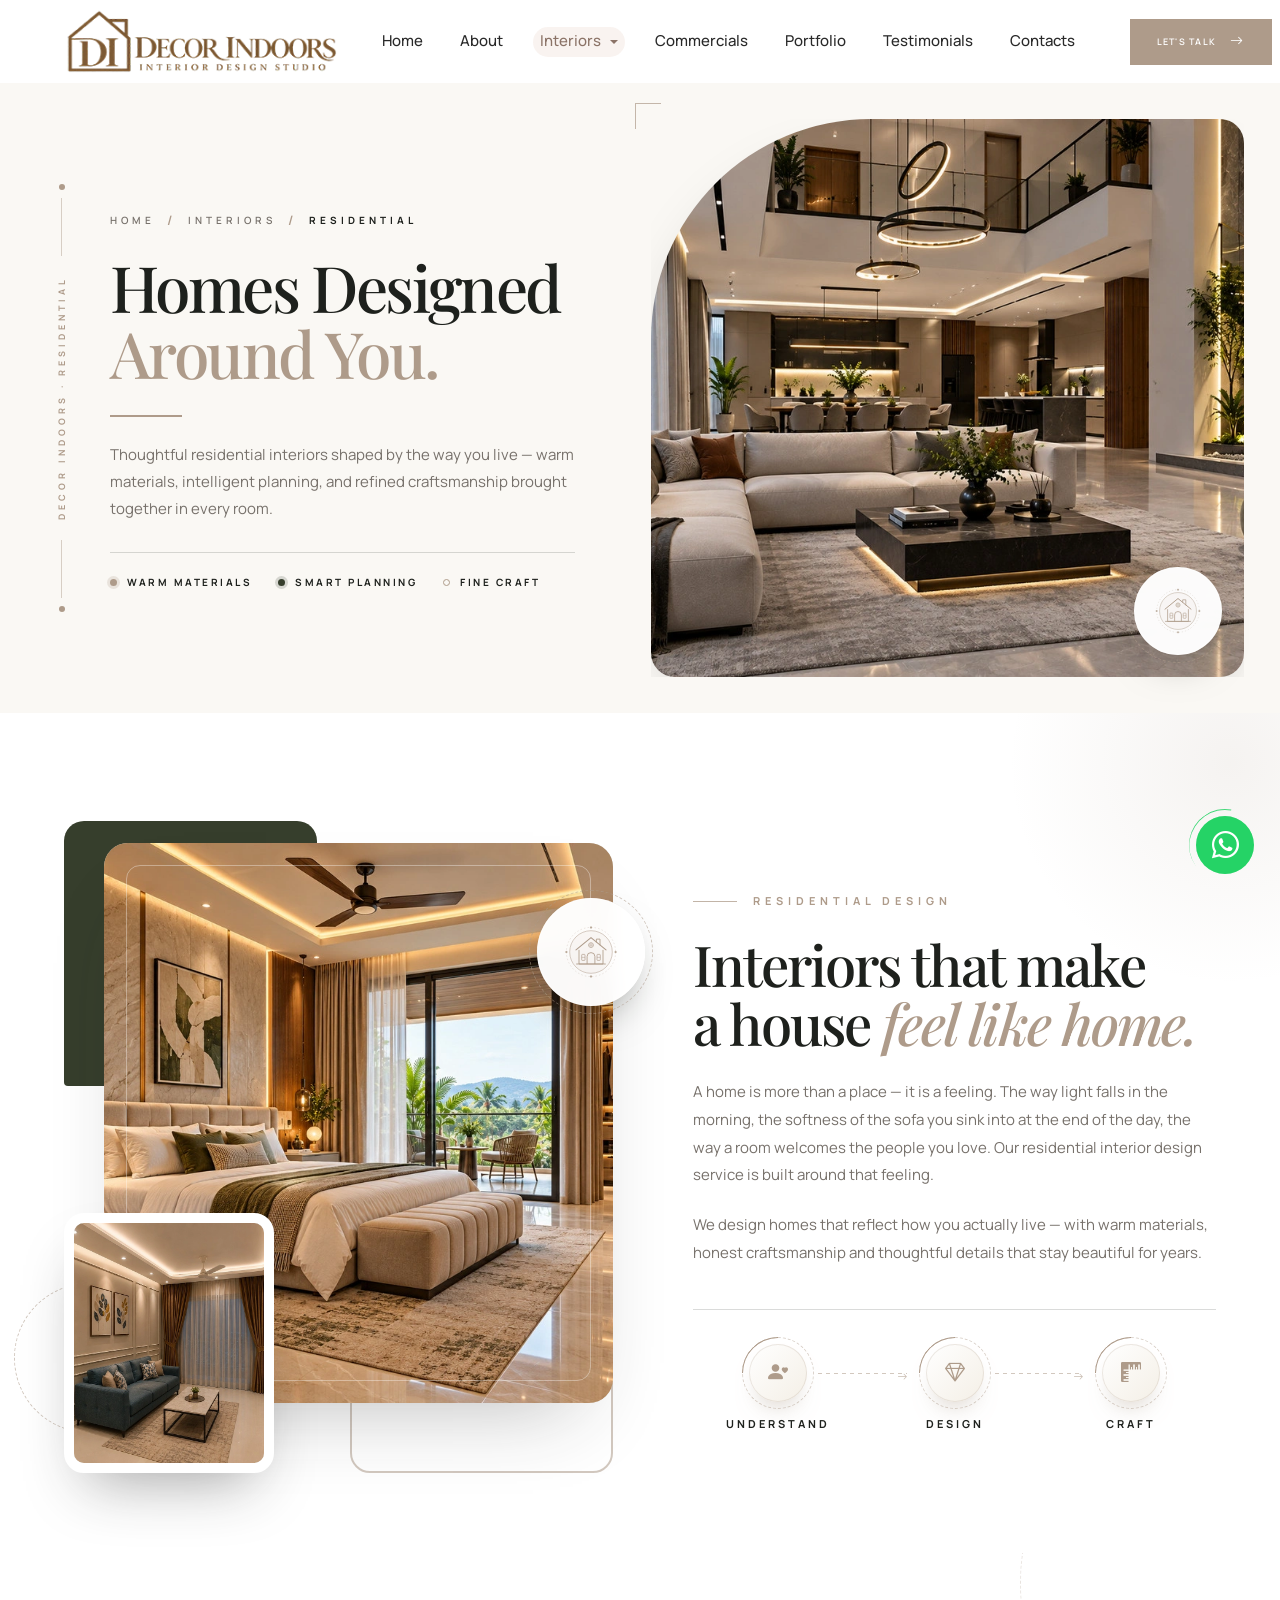
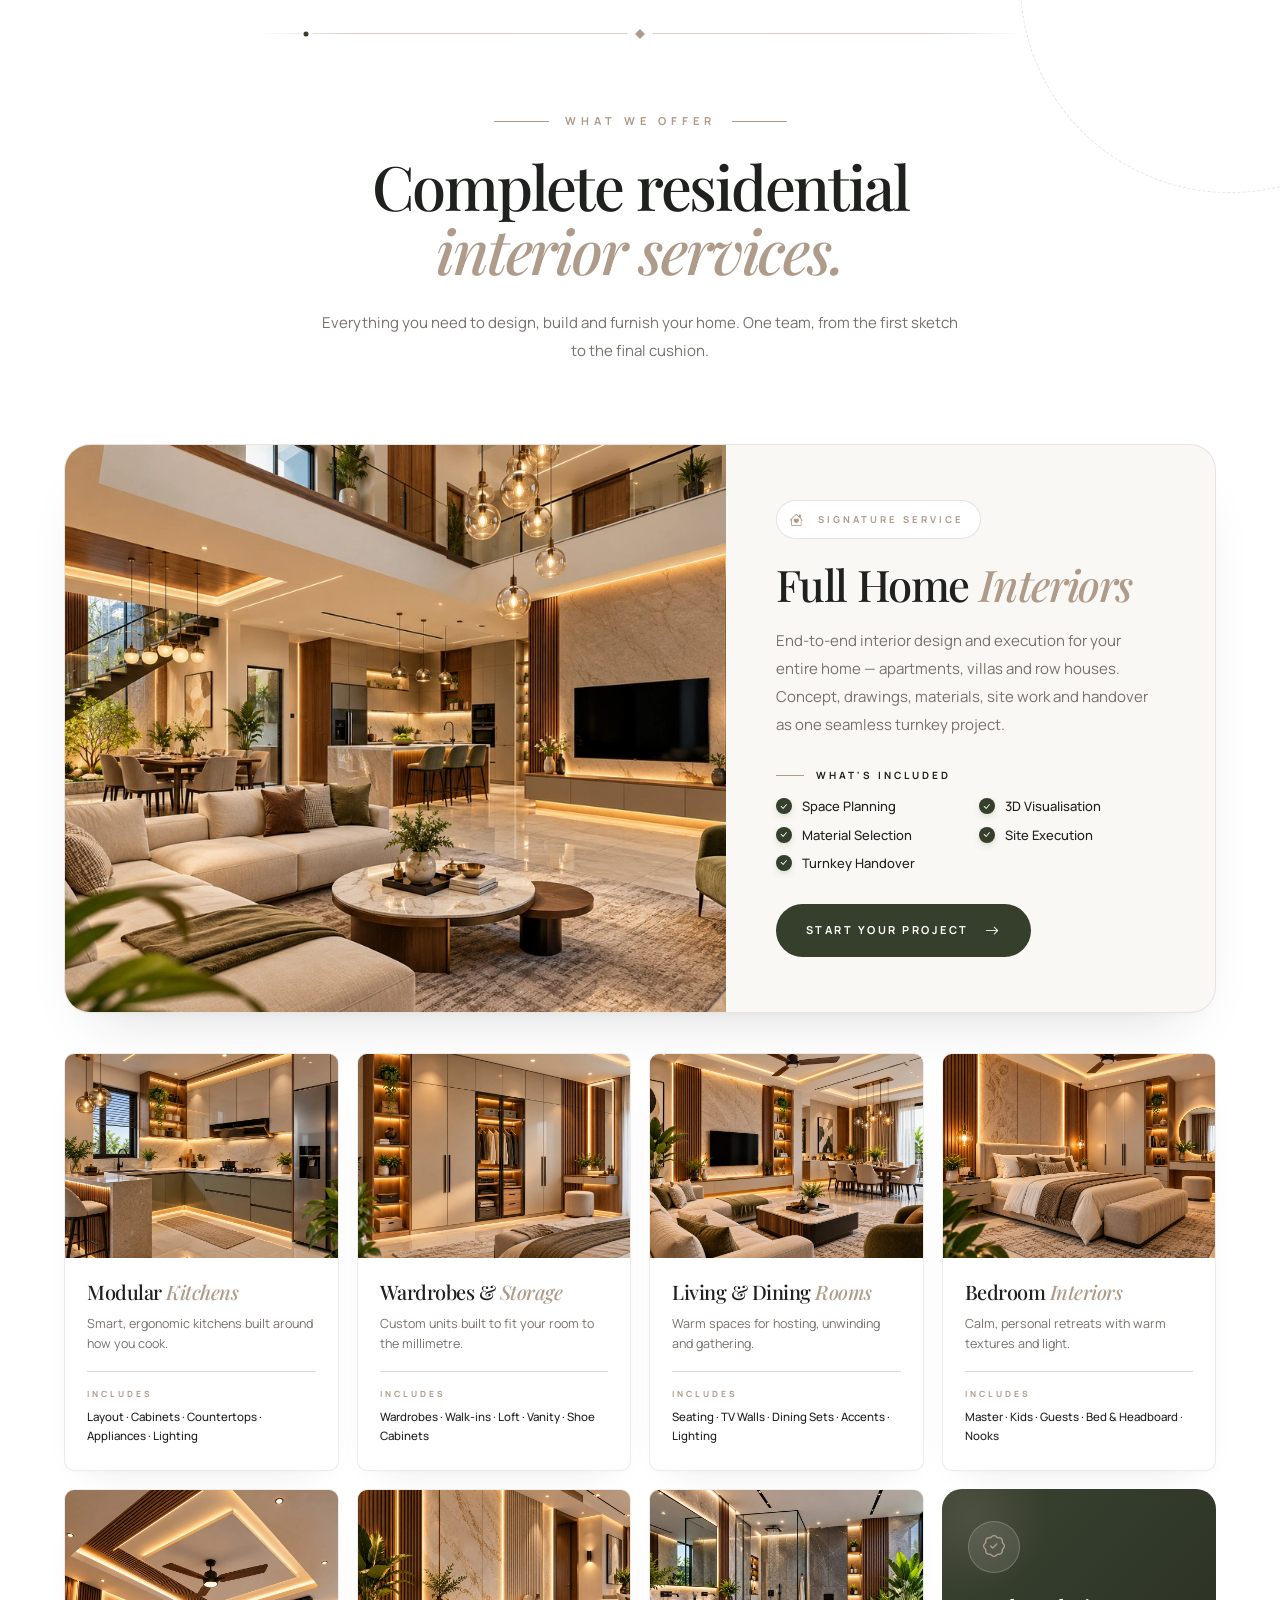
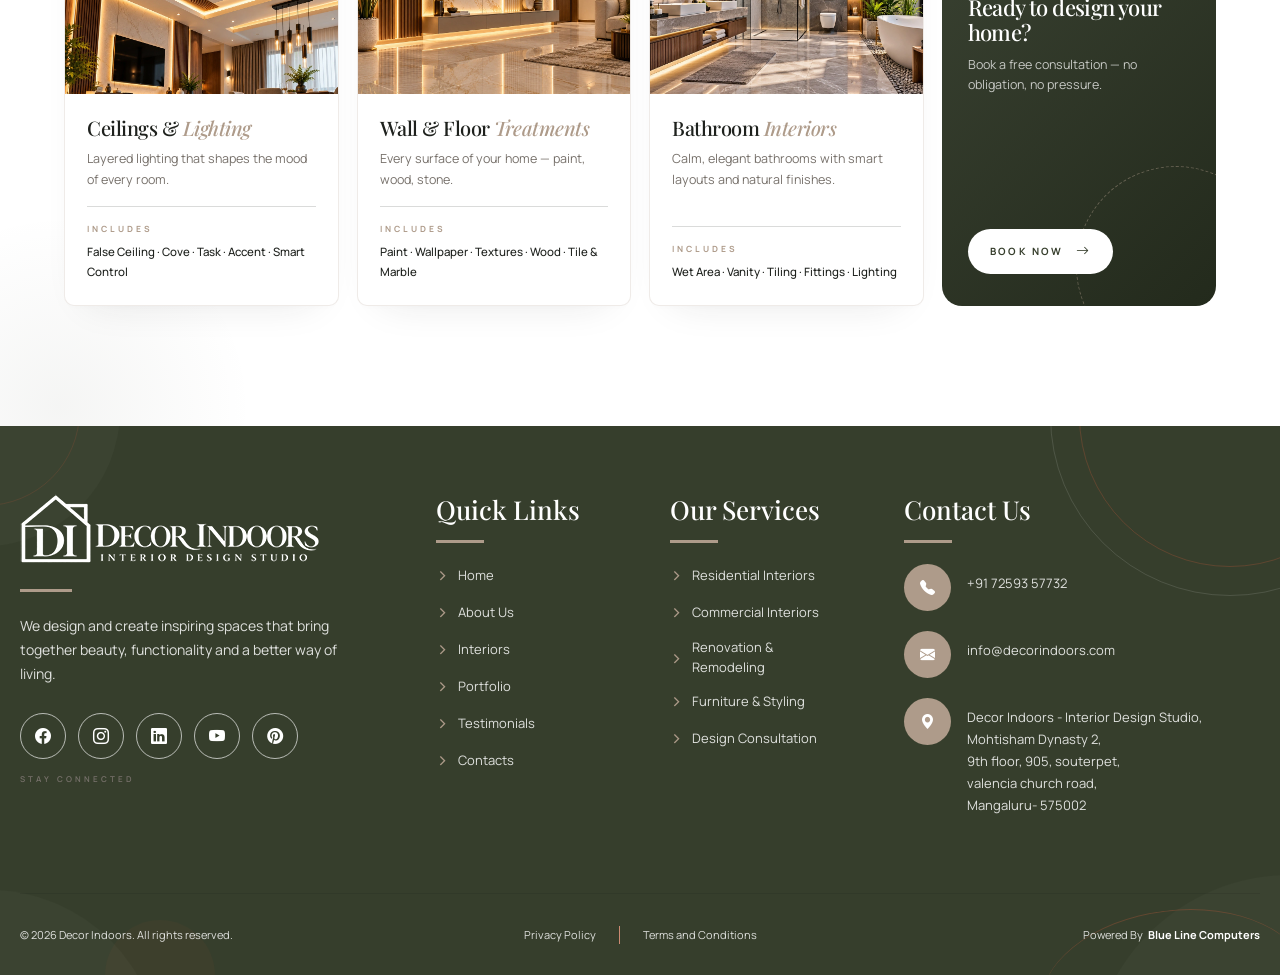
<file: decor-indoors-interiors-residential-interiors.html>
<!DOCTYPE html>
<html lang="en">

<head>
    <meta charset="UTF-8">
    <meta name="viewport" content="width=device-width, initial-scale=1.0">
    <meta http-equiv="X-UA-Compatible" content="IE=edge">
    <title>Residential Interiors | DECOR INDOORS</title>
    <link rel="shortcut icon" href="images/favicon.png">
    <meta name="theme-color" content="#373f2e">

    <link rel="preconnect" href="https://fonts.googleapis.com">
    <link rel="preconnect" href="https://fonts.gstatic.com" crossorigin>
    <link rel="preconnect" href="https://cdn.jsdelivr.net" crossorigin>
    <link rel="preconnect" href="https://cdnjs.cloudflare.com" crossorigin>

    <link rel="stylesheet" href="css/bootstrap.min.css">
    <link href="https://cdn.jsdelivr.net/npm/bootstrap-icons@1.11.3/font/bootstrap-icons.css" rel="stylesheet">
    <link href="https://cdnjs.cloudflare.com/ajax/libs/font-awesome/6.7.2/css/all.min.css" rel="stylesheet">
    <link
        href="https://fonts.googleapis.com/css2?family=Manrope:wght@400;500;600;700&family=Playfair+Display:ital,wght@0,400;0,500;0,600;1,400;1,500&display=swap"
        rel="stylesheet">
    <link rel="stylesheet" href="css/style.css">

</head>

<body>


    <!-- =========================================================
     DECOR INDOORS HEADER
========================================================= -->
    <header class="di-main-header" id="diMainHeader">

        <div class="di-header-inner">

            <a href="index.html" class="di-brand">
                <figure>
                    <img src="images/decor-indoors-logo.png" alt="Decor Indoors" class="di-brand-logo">
                    <figcaption class="cr-only">
                        Decor Indoors official brand logo.
                    </figcaption>
                </figure>
            </a>

            <nav class="di-desktop-navigation navbar navbar-expand-lg" id="diNavigation">
                <ul class="navbar-nav">

                    <li class="nav-item">
                        <a class="nav-link" href="index.html">Home</a>
                    </li>

                    <li class="nav-item">
                        <a class="nav-link" href="decor-indoors-about-us.html">About</a>
                    </li>

                    <li class="nav-item dropdown">
                        <a class="nav-link dropdown-toggle di-active-link" href="#" role="button"
                            data-bs-toggle="dropdown" aria-expanded="false">
                            Interiors
                        </a>
                        <ul class="dropdown-menu">
                            <li><a class="dropdown-item" href="decor-indoors-interiors-residential-interiors.html">
                                    Residential Interiors</a></li>
                            <li><a class="dropdown-item" href="decor-indoors-interiors-renovation-and-remodeling.html">
                                    Renovation &amp; Remodeling</a></li>
                            <li><a class="dropdown-item" href="decor-indoors-interiors-furniture-and-styling.html">
                                    Furniture &amp; Styling</a></li>
                            <li><a class="dropdown-item" href="decor-indoors-interiors-design-counsultation.html">
                                    Design Consultation</a></li>
                        </ul>
                    </li>

                    <li class="nav-item">
                        <a class="nav-link" href="decor-indoors-commercials.html">Commercials</a>
                    </li>

                    <li class="nav-item">
                        <a class="nav-link" href="decor-indoors-portfolio.html">Portfolio</a>
                    </li>

                    <li class="nav-item">
                        <a class="nav-link" href="decor-indoors-testimonials.html">Testimonials</a>
                    </li>

                    <li class="nav-item">
                        <a class="nav-link" href="decor-indoors-contacts.html">Contacts</a>
                    </li>

                </ul>
            </nav>

            <a href="decor-indoors-contacts.html#contact-form" class="di-header-action">
                Let's Talk
                <i class="bi bi-arrow-right"></i>
            </a>

            <button class="di-mobile-trigger" type="button" data-bs-toggle="offcanvas"
                data-bs-target="#diMobileOffcanvas" aria-controls="diMobileOffcanvas" aria-label="Open menu">
                <span class="di-mobile-trigger-inner">
                    <span class="di-mobile-trigger-line"></span>
                    <span class="di-mobile-trigger-line"></span>
                    <span class="di-mobile-trigger-line"></span>
                </span>
            </button>

        </div>

    </header>


    <article>

        <!-- =========================================================
         RESIDENTIAL HERO
    ========================================================= -->
        <section class="di-ri-hero">

            <div class="di-ri-hero-wrap">

                <div class="di-ri-hero-content">

                    <div class="di-ri-hero-rail">
                        <span class="di-ri-hero-rail-dot"></span>
                        <span class="di-ri-hero-rail-line"></span>
                        <span class="di-ri-hero-rail-text">
                            Decor Indoors · Residential
                        </span>
                        <span class="di-ri-hero-rail-line"></span>
                        <span class="di-ri-hero-rail-dot"></span>
                    </div>

                    <div class="di-ri-hero-inner">

                        <nav class="di-ri-hero-crumb" aria-label="Breadcrumb">
                            <a href="index.html">Home</a>
                            <span>/</span>
                            <a href="decor-indoors-interiors-residential-interiors.html">Interiors</a>
                            <span>/</span>
                            <strong>Residential</strong>
                        </nav>

                        <h1 class="di-ri-hero-title">
                            <span class="line line-1"><span>Homes Designed</span></span>
                            <span class="line line-2"><span class="accent">Around You.</span></span>
                        </h1>

                        <div class="di-ri-hero-divider"></div>

                        <p class="di-ri-hero-text">
                            Thoughtful residential interiors shaped by the way
                            you live — warm materials, intelligent planning,
                            and refined craftsmanship brought together in
                            every room.
                        </p>

                        <div class="di-ri-hero-features">
                            <span class="di-ri-hero-feature">
                                <span class="di-ri-hero-feature-dot"></span>
                                Warm Materials
                            </span>
                            <span class="di-ri-hero-feature">
                                <span class="di-ri-hero-feature-dot"></span>
                                Smart Planning
                            </span>
                            <span class="di-ri-hero-feature">
                                <span class="di-ri-hero-feature-dot"></span>
                                Fine Craft
                            </span>
                        </div>

                    </div>

                </div>

                <figure class="di-ri-hero-media">
                    <img src="images/images-residentials/decor-indoors-residentials-hero-section-bg.webp"
                        alt="Residential interior design by Decor Indoors"
                        loading="eager"
                        >
                    <figcaption class="cr-only">
                        Residential interior design by Decor Indoors.
                    </figcaption>

                    <span class="di-ri-hero-corner" aria-hidden="true"></span>

                    <div class="di-ri-hero-emblem" aria-label="Decor Indoors residential interiors">
                        <svg class="di-ri-hero-emblem-svg" viewBox="0 0 100 100" fill="none"
                            xmlns="http://www.w3.org/2000/svg" aria-hidden="true">
                            <g class="di-emblem-ring">
                                <circle cx="50" cy="50" r="41" stroke="currentColor" stroke-width="0.9"
                                    stroke-dasharray="2.5 3.5" opacity="0.45" />
                                <polygon points="50,6.5 52,9 50,11.5 48,9" fill="currentColor" opacity="0.85" />
                                <polygon points="50,88.5 52,91 50,93.5 48,91" fill="currentColor" opacity="0.85" />
                                <polygon points="6.5,50 9,52 11.5,50 9,48" fill="currentColor" opacity="0.85" />
                                <polygon points="88.5,50 91,52 93.5,50 91,48" fill="currentColor" opacity="0.85" />
                            </g>
                            <circle cx="50" cy="50" r="35.5" fill="rgba(174, 155, 138, 0.08)" stroke="currentColor"
                                stroke-width="1.1" opacity="0.75" />
                            <g class="di-emblem-home">
                                <line x1="26" y1="70" x2="74" y2="70" stroke="currentColor" stroke-width="1.4"
                                    stroke-linecap="round" />
                                <path d="M59 34V28.5H65V39" stroke="currentColor" stroke-width="1.4"
                                    stroke-linejoin="round" />
                                <path d="M25 46.5L50 26L75 46.5" stroke="currentColor" stroke-width="1.8"
                                    stroke-linecap="round" stroke-linejoin="round" />
                                <circle cx="50" cy="38.5" r="4" stroke="currentColor" stroke-width="1.1" />
                                <line x1="50" y1="34.5" x2="50" y2="42.5" stroke="currentColor" stroke-width="0.8" />
                                <line x1="46" y1="38.5" x2="54" y2="38.5" stroke="currentColor" stroke-width="0.8" />
                                <path d="M30 46.5V70H70V46.5" stroke="currentColor" stroke-width="1.4"
                                    stroke-linejoin="round" />
                                <rect x="34.5" y="54" width="5.5" height="10" rx="1" stroke="currentColor"
                                    stroke-width="1.1" />
                                <line x1="34.5" y1="59" x2="40" y2="59" stroke="currentColor" stroke-width="0.8" />
                                <rect x="60" y="54" width="5.5" height="10" rx="1" stroke="currentColor"
                                    stroke-width="1.1" />
                                <line x1="60" y1="59" x2="65.5" y2="59" stroke="currentColor" stroke-width="0.8" />
                                <path d="M43.5 70V57.5A6.5 6.5 0 0 1 56.5 57.5V70" stroke="currentColor"
                                    stroke-width="1.4" />
                            </g>
                        </svg>
                    </div>

                </figure>

            </div>

        </section>


        <!-- =========================================================
         RESIDENTIAL DESIGN — LAYERED COLLAGE
    ========================================================= -->
        <section class="di-rd-section" id="residential-design">

            <div class="di-rd-wrap">

                <div class="di-rd-visual">

                    <span class="di-rd-shape-green" aria-hidden="true"></span>
                    <span class="di-rd-shape-outline" aria-hidden="true"></span>
                    <span class="di-rd-shape-ring" aria-hidden="true"></span>

                    <figure class="di-rd-media-main">
                        <img src="images/images-residentials/decor-indoors-residentials-content-welcome-img1.webp"
                            alt="Residential interior designed by Decor Indoors">
                        <figcaption class="cr-only">
                            Residential interior designed by Decor Indoors.
                        </figcaption>
                    </figure>

                    <figure class="di-rd-media-small">
                        <img src="images/interiors/residentials/theresa-garden-bondel/02.webp"
                            alt="Living room detail by Decor Indoors">
                        <figcaption class="cr-only">
                            Living room detail by Decor Indoors.
                        </figcaption>
                    </figure>

                    <div class="di-rd-emblem" aria-label="Decor Indoors residential design">
                        <svg viewBox="0 0 100 100" fill="none" xmlns="http://www.w3.org/2000/svg" aria-hidden="true">
                            <g class="di-rd-emblem-ring">
                                <circle cx="50" cy="50" r="41" stroke="currentColor" stroke-width="0.9"
                                    stroke-dasharray="2.5 3.5" opacity="0.45" />
                                <polygon points="50,6.5 52,9 50,11.5 48,9" fill="currentColor" opacity="0.85" />
                                <polygon points="50,88.5 52,91 50,93.5 48,91" fill="currentColor" opacity="0.85" />
                                <polygon points="6.5,50 9,52 11.5,50 9,48" fill="currentColor" opacity="0.85" />
                                <polygon points="88.5,50 91,52 93.5,50 91,48" fill="currentColor" opacity="0.85" />
                            </g>
                            <circle cx="50" cy="50" r="35.5" fill="rgba(174, 155, 138, 0.08)" stroke="currentColor"
                                stroke-width="1.1" opacity="0.75" />
                            <g class="di-rd-emblem-home">
                                <line x1="26" y1="70" x2="74" y2="70" stroke="currentColor" stroke-width="1.4"
                                    stroke-linecap="round" />
                                <path d="M59 34V28.5H65V39" stroke="currentColor" stroke-width="1.4"
                                    stroke-linejoin="round" />
                                <path d="M25 46.5L50 26L75 46.5" stroke="currentColor" stroke-width="1.8"
                                    stroke-linecap="round" stroke-linejoin="round" />
                                <circle cx="50" cy="38.5" r="4" stroke="currentColor" stroke-width="1.1" />
                                <line x1="50" y1="34.5" x2="50" y2="42.5" stroke="currentColor" stroke-width="0.8" />
                                <line x1="46" y1="38.5" x2="54" y2="38.5" stroke="currentColor" stroke-width="0.8" />
                                <path d="M30 46.5V70H70V46.5" stroke="currentColor" stroke-width="1.4"
                                    stroke-linejoin="round" />
                                <rect x="34.5" y="54" width="5.5" height="10" rx="1" stroke="currentColor"
                                    stroke-width="1.1" />
                                <line x1="34.5" y1="59" x2="40" y2="59" stroke="currentColor" stroke-width="0.8" />
                                <rect x="60" y="54" width="5.5" height="10" rx="1" stroke="currentColor"
                                    stroke-width="1.1" />
                                <line x1="60" y1="59" x2="65.5" y2="59" stroke="currentColor" stroke-width="0.8" />
                                <path d="M43.5 70V57.5A6.5 6.5 0 0 1 56.5 57.5V70" stroke="currentColor"
                                    stroke-width="1.4" />
                            </g>
                        </svg>
                    </div>

                </div>


                <div class="di-rd-content">

                    <div class="di-rd-kicker">
                        Residential Design
                    </div>

                    <h2 class="di-rd-title">
                        <span class="line line-1"><span>Interiors that make</span></span>
                        <span class="line line-2"><span>a house <span class="accent">feel like
                                    home.</span></span></span>
                    </h2>

                    <p class="di-rd-text">
                        A home is more than a place — it is a feeling. The way light falls
                        in the morning, the softness of the sofa you sink into at the end
                        of the day, the way a room welcomes the people you love. Our
                        residential interior design service is built around that feeling.
                    </p>

                    <p class="di-rd-text">
                        We design homes that reflect how you actually live — with warm
                        materials, honest craftsmanship and thoughtful details that stay
                        beautiful for years.
                    </p>

                    <div class="di-rd-features">

                        <div class="di-rd-feature">
                            <div class="di-rd-feature-icon">
                                <i class="bi bi-person-heart"></i>
                            </div>
                            <div class="di-rd-feature-title">Understand</div>
                            <span class="di-rd-feature-arrow" aria-hidden="true">
                                <i class="bi bi-arrow-right"></i>
                            </span>
                        </div>

                        <div class="di-rd-feature">
                            <div class="di-rd-feature-icon">
                                <i class="bi bi-gem"></i>
                            </div>
                            <div class="di-rd-feature-title">Design</div>
                            <span class="di-rd-feature-arrow" aria-hidden="true">
                                <i class="bi bi-arrow-right"></i>
                            </span>
                        </div>

                        <div class="di-rd-feature">
                            <div class="di-rd-feature-icon">
                                <i class="bi bi-rulers"></i>
                            </div>
                            <div class="di-rd-feature-title">Craft</div>
                        </div>

                    </div>

                </div>

            </div>

        </section>


        <!-- =========================================================
         SERVICES — FEATURED + GRID
    ========================================================= -->
        <section class="di-mg-section" id="residential-services">

            <div class="di-mg-wrap">

                <div class="di-mg-divider" aria-hidden="true"></div>

                <div class="di-mg-head">

                    <div class="di-mg-kicker">
                        What We Offer
                    </div>

                    <h2 class="di-mg-title">
                        <span class="line line-1"><span>Complete residential</span></span>
                        <span class="line line-2"><span class="accent">interior services.</span></span>
                    </h2>

                    <p class="di-mg-intro">
                        Everything you need to design, build and furnish your home.
                        One team, from the first sketch to the final cushion.
                    </p>

                </div>


                <article class="di-mg-featured">

                    <figure class="di-mg-featured-media">
                        <img src="images/images-residentials/decor-indoors-residentials-content-full-home-interior.webp"
                            alt="Full Home Interiors by Decor Indoors">
                        <figcaption class="cr-only">
                            Full Home Interiors by Decor Indoors.
                        </figcaption>
                    </figure>

                    <div class="di-mg-featured-content">

                        <div class="di-mg-featured-badge">
                            <i class="bi bi-house-heart"></i>
                            Signature Service
                        </div>

                        <h3 class="di-mg-featured-title">
                            Full Home <span class="accent">Interiors</span>
                        </h3>

                        <p class="di-mg-featured-text">
                            End-to-end interior design and execution for your entire
                            home — apartments, villas and row houses. Concept,
                            drawings, materials, site work and handover as one
                            seamless turnkey project.
                        </p>

                        <div class="di-mg-includes-label">What's Included</div>

                        <ul class="di-mg-includes">
                            <li>Space Planning</li>
                            <li>3D Visualisation</li>
                            <li>Material Selection</li>
                            <li>Site Execution</li>
                            <li>Turnkey Handover</li>
                        </ul>

                        <a href="decor-indoors-contacts.html#contact-form" class="di-mg-featured-btn">
                            <span>Start Your Project</span>
                            <i class="bi bi-arrow-right"></i>
                        </a>

                    </div>

                </article>


                <div class="di-mg-grid">

                    <article class="di-mg-card">
                        <figure class="di-mg-card-media">
                            <img src="images/images-residentials/decor-indoors-residentials-content-modular-kitchen.webp"
                                alt="Modular Kitchens by Decor Indoors" loading="lazy">
                            <figcaption class="cr-only">
                                Modular Kitchens by Decor Indoors.
                            </figcaption>
                        </figure>

                        <div class="di-mg-card-body">
                            <h3 class="di-mg-card-title">
                                Modular <span class="accent">Kitchens</span>
                            </h3>
                            <p class="di-mg-card-text">
                                Smart, ergonomic kitchens built around how you cook.
                            </p>
                            <div class="di-mg-card-includes">
                                <p class="di-mg-card-includes-text">
                                    Layout · Cabinets · Countertops · Appliances · Lighting
                                </p>
                            </div>
                        </div>
                    </article>


                    <article class="di-mg-card">
                        <figure class="di-mg-card-media">
                            <img src="images/images-residentials/decor-indoors-residentials-content-wardrobes-and-storage.webp"
                                alt="Wardrobes and Storage by Decor Indoors" loading="lazy">
                            <figcaption class="cr-only">
                                Wardrobes and Storage by Decor Indoors.
                            </figcaption>
                        </figure>

                        <div class="di-mg-card-body">
                            <h3 class="di-mg-card-title">
                                Wardrobes &amp; <span class="accent">Storage</span>
                            </h3>
                            <p class="di-mg-card-text">
                                Custom units built to fit your room to the millimetre.
                            </p>
                            <div class="di-mg-card-includes">
                                <p class="di-mg-card-includes-text">
                                    Wardrobes · Walk-ins · Loft · Vanity · Shoe Cabinets
                                </p>
                            </div>
                        </div>
                    </article>


                    <article class="di-mg-card">
                        <figure class="di-mg-card-media">
                            <img src="images/images-residentials/decor-indoors-residentials-content-living-and-dining-rooms.webp"
                                alt="Living and Dining Rooms by Decor Indoors" loading="lazy">
                            <figcaption class="cr-only">
                                Living and Dining Rooms by Decor Indoors.
                            </figcaption>
                        </figure>

                        <div class="di-mg-card-body">
                            <h3 class="di-mg-card-title">
                                Living &amp; Dining <span class="accent">Rooms</span>
                            </h3>
                            <p class="di-mg-card-text">
                                Warm spaces for hosting, unwinding and gathering.
                            </p>
                            <div class="di-mg-card-includes">
                                <p class="di-mg-card-includes-text">
                                    Seating · TV Walls · Dining Sets · Accents · Lighting
                                </p>
                            </div>
                        </div>
                    </article>


                    <article class="di-mg-card">
                        <figure class="di-mg-card-media">
                            <img src="images/images-residentials/decor-indoors-residentials-content-bedrooms-interior.webp"
                                alt="Bedroom Interiors by Decor Indoors" loading="lazy">
                            <figcaption class="cr-only">
                                Bedroom Interiors by Decor Indoors.
                            </figcaption>
                        </figure>

                        <div class="di-mg-card-body">
                            <h3 class="di-mg-card-title">
                                Bedroom <span class="accent">Interiors</span>
                            </h3>
                            <p class="di-mg-card-text">
                                Calm, personal retreats with warm textures and light.
                            </p>
                            <div class="di-mg-card-includes">
                                <p class="di-mg-card-includes-text">
                                    Master · Kids · Guests · Bed &amp; Headboard · Nooks
                                </p>
                            </div>
                        </div>
                    </article>


                    <article class="di-mg-card">
                        <figure class="di-mg-card-media">
                            <img src="images/images-residentials/decor-indoors-residentials-content-ceiling-and-lighting.webp"
                                alt="Ceilings and Lighting by Decor Indoors" loading="lazy">
                            <figcaption class="cr-only">
                                Ceilings and Lighting by Decor Indoors.
                            </figcaption>
                        </figure>

                        <div class="di-mg-card-body">
                            <h3 class="di-mg-card-title">
                                Ceilings &amp; <span class="accent">Lighting</span>
                            </h3>
                            <p class="di-mg-card-text">
                                Layered lighting that shapes the mood of every room.
                            </p>
                            <div class="di-mg-card-includes">
                                <p class="di-mg-card-includes-text">
                                    False Ceiling · Cove · Task · Accent · Smart Control
                                </p>
                            </div>
                        </div>
                    </article>


                    <article class="di-mg-card">
                        <figure class="di-mg-card-media">
                            <img src="images/images-residentials/decor-indoors-residentials-content-wall-and-floor.webp"
                                alt="Wall and Floor Treatments by Decor Indoors" loading="lazy">
                            <figcaption class="cr-only">
                                Wall and Floor Treatments by Decor Indoors.
                            </figcaption>
                        </figure>

                        <div class="di-mg-card-body">
                            <h3 class="di-mg-card-title">
                                Wall &amp; Floor <span class="accent">Treatments</span>
                            </h3>
                            <p class="di-mg-card-text">
                                Every surface of your home — paint, wood, stone.
                            </p>
                            <div class="di-mg-card-includes">
                                <p class="di-mg-card-includes-text">
                                    Paint · Wallpaper · Textures · Wood · Tile &amp; Marble
                                </p>
                            </div>
                        </div>
                    </article>


                    <article class="di-mg-card">
                        <figure class="di-mg-card-media">
                            <img src="images/images-residentials/decor-indoors-residentials-content-bathroom.webp"
                                alt="Bathroom Interiors by Decor Indoors" loading="lazy">
                            <figcaption class="cr-only">
                                Bathroom Interiors by Decor Indoors.
                            </figcaption>
                        </figure>

                        <div class="di-mg-card-body">
                            <h3 class="di-mg-card-title">
                                Bathroom <span class="accent">Interiors</span>
                            </h3>
                            <p class="di-mg-card-text">
                                Calm, elegant bathrooms with smart layouts and natural finishes.
                            </p>
                            <div class="di-mg-card-includes">
                                <p class="di-mg-card-includes-text">
                                    Wet Area · Vanity · Tiling · Fittings · Lighting
                                </p>
                            </div>
                        </div>
                    </article>


                    <article class="di-mg-cta-card">

                        <div class="align-center">
                            <div class="di-mg-cta-icon">
                                <i class="bi bi-patch-check"></i>
                            </div>

                            <h3 class="di-mg-cta-title">
                                Ready to design your home?
                            </h3>

                            <p class="di-mg-cta-text">
                                Book a free consultation — no obligation,
                                no pressure.
                            </p>
                        </div>

                        <a href="decor-indoors-contacts.html#contact-form" class="di-mg-cta-btn">
                            <span>Book Now</span>
                            <i class="bi bi-arrow-right"></i>
                        </a>

                    </article>

                </div>

            </div>

        </section>

    </article>


    <!-- =========================================================
     FOOTER
========================================================= -->
    <footer class="di-footer">

        <div class="di-footer-deco di-footer-deco-top-left"></div>
        <div class="di-footer-deco di-footer-deco-bottom-left"></div>
        <div class="di-footer-deco di-footer-deco-top-right"></div>
        <div class="di-footer-deco di-footer-deco-bottom-right"></div>

        <div class="container">
            <div class="di-footer-inner">

                <div class="row di-footer-main align-items-start">

                    <div class="col-xl-4 col-lg-4 col-md-12">
                        <div class="di-footer-brand">

                            <a href="index.html" class="di-footer-logo">
                                <figure>
                                    <img src="images/decor-indoors-logo1.png" alt="Decor Indoors" loading="lazy">
                                    <figcaption class="cr-only">
                                        Decor Indoors footer brand logo.
                                    </figcaption>
                                </figure>
                            </a>

                            <div class="di-footer-brand-line"></div>

                            <p>
                                We design and create inspiring spaces
                                that bring together beauty, functionality
                                and a better way of living.
                            </p>

                            <div class="di-footer-social">
                                <a href="#" aria-label="Facebook"><i class="bi bi-facebook"></i></a>
                                <a href="https://www.instagram.com/decorindoors/" target="_blank"
                                    aria-label="Instagram"><i class="bi bi-instagram"></i></a>
                                <a href="#" aria-label="LinkedIn"><i class="bi bi-linkedin"></i></a>
                                <a href="#" aria-label="YouTube"><i class="bi bi-youtube"></i></a>
                                <a href="#" aria-label="Pinterest"><i class="bi bi-pinterest"></i></a>
                            </div>

                            <div class="di-footer-connected">STAY CONNECTED</div>

                        </div>
                    </div>

                    <div class="col-xl-2 col-lg-2 col-md-4 col-sm-6">
                        <div class="di-footer-column">
                            <h3 class="di-footer-heading">Quick Links</h3>
                            <div class="di-footer-heading-line"></div>

                            <ul class="di-footer-links">
                                <li><a href="index.html"><span>›</span> Home</a></li>
                                <li><a href="decor-indoors-about-us.html"><span>›</span> About Us</a></li>
                                <li><a href="decor-indoors-interiors-residential-interiors.html"><span>›</span>
                                        Interiors</a></li>
                                <li><a href="decor-indoors-portfolio.html"><span>›</span> Portfolio</a></li>
                                <li><a href="decor-indoors-testimonials.html"><span>›</span> Testimonials</a></li>
                                <li><a href="decor-indoors-contacts.html"><span>›</span> Contacts</a></li>
                            </ul>
                        </div>
                    </div>

                    <div class="col-xl-2 col-lg-2 col-md-4 col-sm-6">
                        <div class="di-footer-column">
                            <h3 class="di-footer-heading">Our Services</h3>
                            <div class="di-footer-heading-line"></div>

                            <ul class="di-footer-links">
                                <li><a href="decor-indoors-interiors-residential-interiors.html"><span>›</span>
                                        Residential Interiors</a></li>
                                <li><a href="decor-indoors-commercials.html"><span>›</span> Commercial Interiors</a>
                                </li>
                                <li><a href="decor-indoors-interiors-renovation-and-remodeling.html"><span>›</span>
                                        Renovation &amp; Remodeling</a></li>
                                <li><a href="decor-indoors-interiors-furniture-and-styling.html"><span>›</span>
                                        Furniture &amp; Styling</a></li>
                                <li><a href="decor-indoors-interiors-design-counsultation.html"><span>›</span> Design
                                        Consultation</a></li>
                            </ul>
                        </div>
                    </div>

                    <div class="col-xl-4 col-lg-4 col-md-4">
                        <div class="di-footer-contact">
                            <h3 class="di-footer-heading">Contact Us</h3>
                            <div class="di-footer-heading-line"></div>

                            <div class="di-footer-contact-item">
                                <div class="di-footer-contact-icon">
                                    <i class="bi bi-telephone-fill"></i>
                                </div>
                                <div class="di-footer-contact-content">
                                    <a href="tel:+917259357732">+91 72593 57732</a>
                                </div>
                            </div>

                            <div class="di-footer-contact-item">
                                <div class="di-footer-contact-icon">
                                    <i class="bi bi-envelope-fill"></i>
                                </div>
                                <div class="di-footer-contact-content">
                                    <a href="mailto:info@decorindoors.com">info@decorindoors.com</a>
                                </div>
                            </div>

                            <div class="di-footer-contact-item">
                                <div class="di-footer-contact-icon">
                                    <i class="bi bi-geo-alt-fill"></i>
                                </div>
                                <div class="di-footer-contact-content di-footer-address">
                                    <span>Decor Indoors - Interior Design Studio,</span>
                                    <span>Mohtisham Dynasty 2,</span>
                                    <span>9th floor, 905, souterpet,</span>
                                    <span>valencia church road,</span>
                                    <span>Mangaluru- 575002</span>
                                </div>
                            </div>
                        </div>
                    </div>

                </div>

                <div class="di-footer-bottom">

                    <div class="di-footer-copy">
                        © 2026 Decor Indoors. All rights reserved.
                    </div>

                    <div class="di-footer-policy">
                        <a href="#">Privacy Policy</a>
                        <span></span>
                        <a href="#">Terms and Conditions</a>
                    </div>

                    <div class="di-footer-powered">
                        Powered By
                        <a href="https://bluelinecomputers.com/" target="_blank" rel="noopener">
                            <strong>Blue Line Computers</strong>
                        </a>
                    </div>

                </div>

            </div>
        </div>

    </footer>


    <!-- =========================================================
     FIXED WHATSAPP BUTTON
========================================================= -->
    <a href="https://wa.me/917259357732?text=Hello%20Decor%20Indoors%2C%20I%20would%20like%20to%20know%20more%20about%20your%20residential%20interior%20services."
        class="di-whatsapp-float" target="_blank" rel="noopener" aria-label="Chat with Decor Indoors on WhatsApp">
        <span class="di-whatsapp-ripple ripple-one"></span>
        <span class="di-whatsapp-ripple ripple-two"></span>
        <span class="di-whatsapp-ripple ripple-three"></span>
        <span class="di-whatsapp-orbit"></span>

        <span class="di-whatsapp-tooltip">
            <span class="di-tooltip-dot"></span>
            Chat with us
        </span>

        <span class="di-whatsapp-icon">
            <i class="bi bi-whatsapp"></i>
        </span>
    </a>


    <!-- =========================================================
     MOBILE OFFCANVAS
========================================================= -->
    <div class="offcanvas offcanvas-start di-mobile-offcanvas" tabindex="-1" id="diMobileOffcanvas"
        aria-labelledby="diMobileOffcanvasLabel">

        <button type="button" class="di-offcanvas-close" data-bs-dismiss="offcanvas" aria-label="Close">
            <span aria-hidden="true">&times;</span>
        </button>

        <div class="offcanvas-body di-offcanvas-body">

            <div id="diMobileMenuContainer"></div>

            <a href="decor-indoors-contacts.html#contact-form" class="di-offcanvas-action" data-bs-dismiss="offcanvas">
                Let's Talk
                <i class="bi bi-arrow-right"></i>
            </a>

            <div class="di-offcanvas-note">
                <small>Interior Design Studio</small>
                <strong>Spaces for a<br>Better Tomorrow.</strong>
            </div>

        </div>

    </div>



    <script src="js/bootstrap.bundle.min.js" defer></script>
    <script src="js/jquery-3.7.1.min.js"></script>

    <script>
        document.addEventListener("DOMContentLoaded", function () {

            const diHeader = document.getElementById("diMainHeader");
            const diNavigation = document.getElementById("diNavigation");
            const diMobileMenuContainer = document.getElementById("diMobileMenuContainer");
            const diMobileOffcanvas = document.getElementById("diMobileOffcanvas");

            diMobileOffcanvas.addEventListener("show.bs.offcanvas", function () {
                diHeader.style.display = "none";
            });

            diMobileOffcanvas.addEventListener("hidden.bs.offcanvas", function () {
                diHeader.style.display = "";
            });

            const diMenu = diNavigation.querySelector(".navbar-nav");
            const diDesktopParent = diNavigation;
            const diDesktopMedia = window.matchMedia("(min-width: 992px)");

            function diMoveMenu() {
                if (diDesktopMedia.matches) {
                    if (diMenu.parentElement !== diDesktopParent) {
                        diDesktopParent.appendChild(diMenu);
                    }
                } else {
                    if (diMenu.parentElement !== diMobileMenuContainer) {
                        diMobileMenuContainer.appendChild(diMenu);
                    }
                }
            }

            diMoveMenu();
            diDesktopMedia.addEventListener("change", diMoveMenu);

            function diHeaderScrollEffect() {
                if (window.scrollY > 70) {
                    diHeader.classList.add("di-header-scrolled");
                } else {
                    diHeader.classList.remove("di-header-scrolled");
                }
            }

            window.addEventListener("scroll", diHeaderScrollEffect, { passive: true });

            function diEnableDesktopHover() {
                if (!diDesktopMedia.matches) return;

                const diDropdowns = diNavigation.querySelectorAll(".dropdown");

                diDropdowns.forEach(function (diDropdown) {
                    const diToggle = diDropdown.querySelector(".dropdown-toggle");
                    if (diDropdown.dataset.diHoverReady === "true") return;
                    diDropdown.dataset.diHoverReady = "true";

                    diDropdown.addEventListener("mouseenter", function () {
                        if (!diDesktopMedia.matches) return;
                        bootstrap.Dropdown.getOrCreateInstance(diToggle).show();
                    });

                    diDropdown.addEventListener("mouseleave", function () {
                        if (!diDesktopMedia.matches) return;
                        bootstrap.Dropdown.getOrCreateInstance(diToggle).hide();
                    });
                });
            }

            setTimeout(diEnableDesktopHover, 100);

            diDesktopMedia.addEventListener("change", function () {
                setTimeout(diEnableDesktopHover, 100);
            });

            diMobileOffcanvas.addEventListener("click", function (event) {

                const diClickedLink = event.target.closest(".nav-link:not(.dropdown-toggle)");

                if (diClickedLink && !diClickedLink.classList.contains("dropdown-toggle")) {
                    const instance = bootstrap.Offcanvas.getInstance(diMobileOffcanvas);
                    if (instance) instance.hide();
                }

                const diDropdownItem = event.target.closest(".dropdown-item");

                if (diDropdownItem) {
                    const instance = bootstrap.Offcanvas.getInstance(diMobileOffcanvas);
                    if (instance) instance.hide();
                }
            });

        });
    </script>


    <!-- =========================================================
     SCROLL REVEAL — combined observer for both sections
========================================================= -->
    <script>
        document.addEventListener("DOMContentLoaded", function () {

            const sections = document.querySelectorAll(
                "#residential-design, #residential-services"
            );

            if (!sections.length) return;

            const observer = new IntersectionObserver(
                function (entries) {
                    entries.forEach(function (entry) {
                        if (entry.isIntersecting) {
                            entry.target.classList.add("is-in-view");
                            observer.unobserve(entry.target);
                        }
                    });
                },
                { threshold: 0.08, rootMargin: "0px 0px -60px 0px" }
            );

            sections.forEach(function (s) { observer.observe(s); });

        });
    </script>

    <script src="js/decor-indoors-scroll-live-fixed.js" defer></script>
</body>

</html>
</file>
